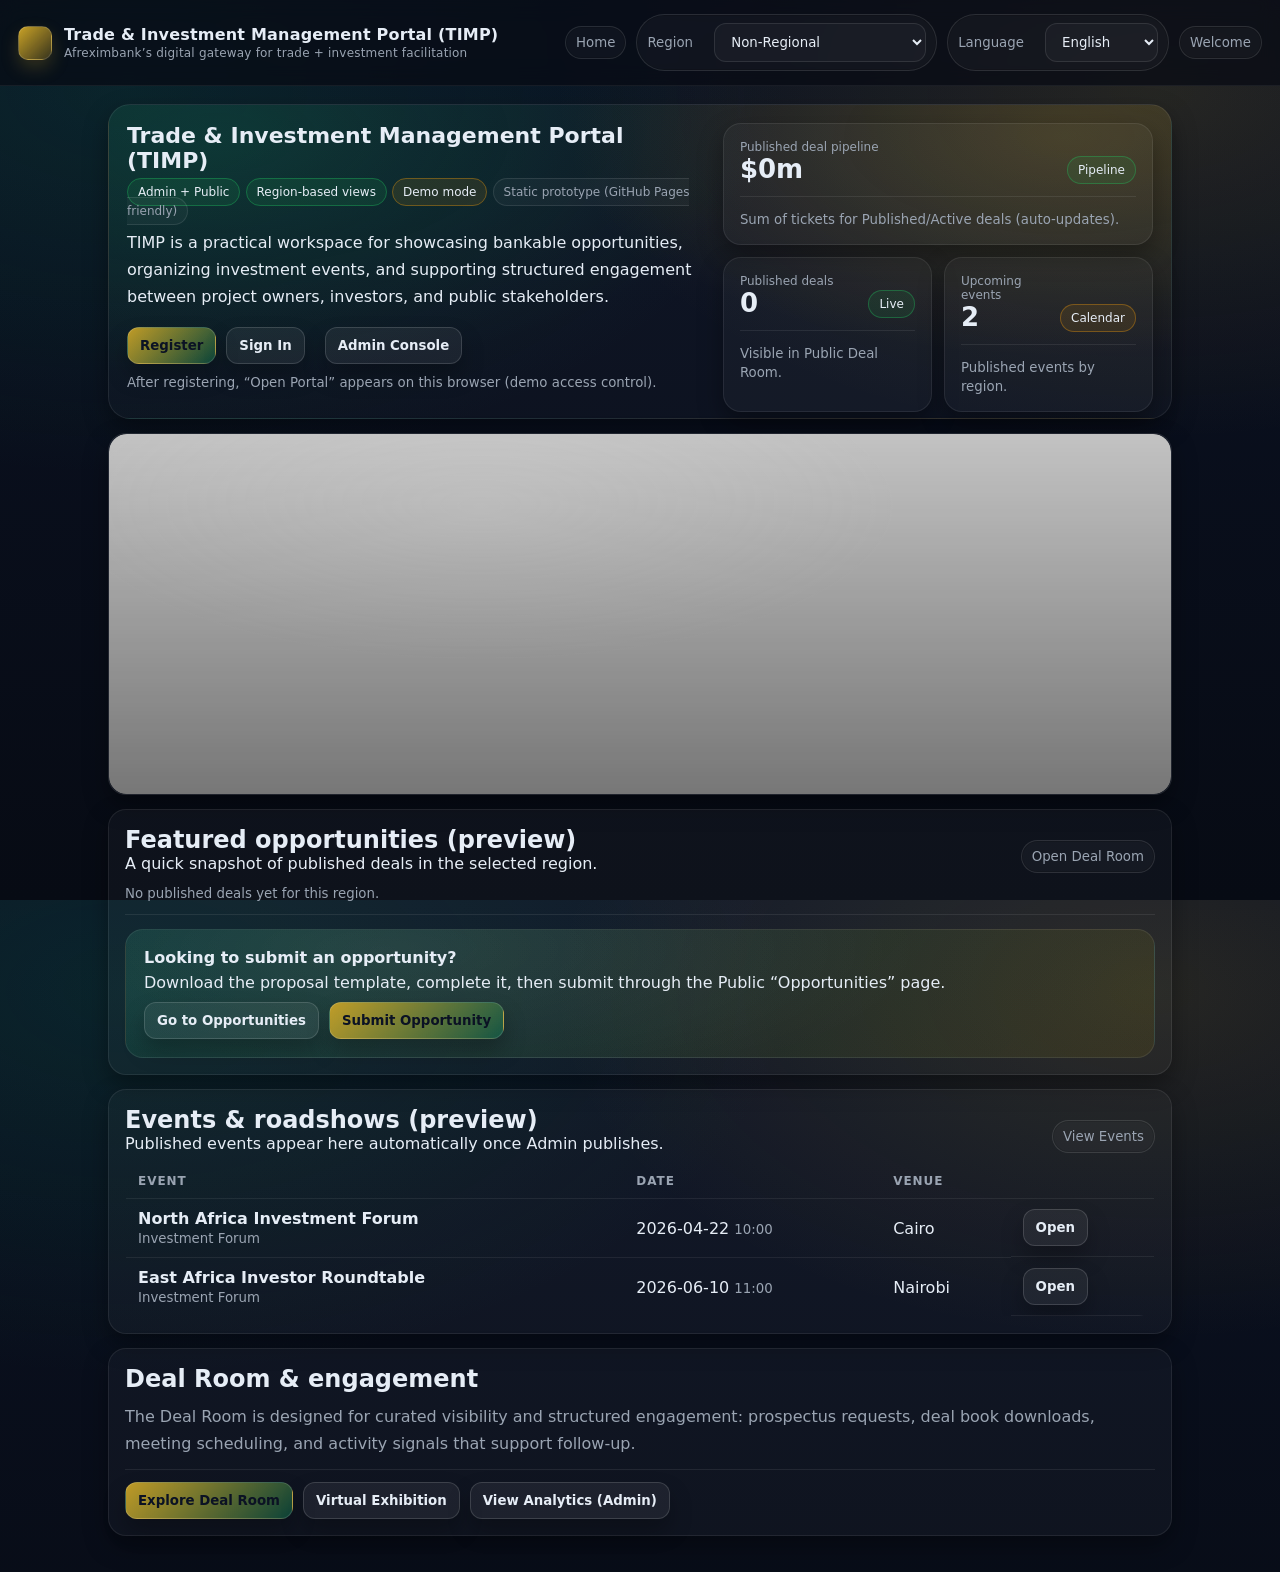
<file: index.html>
<!doctype html>
<html lang="en">
<head>
  <meta charset="utf-8" />
  <meta name="viewport" content="width=device-width,initial-scale=1" />
  <title>TIMP – Home</title>
  <link rel="stylesheet" href="styles.css" />

  <style>
    /* Hero layout like your Landing Page, but using your existing theme */
    .heroGrid{
      display:grid;
      grid-template-columns: 1.15fr .85fr;
      gap:14px;
      align-items:stretch;
    }
    @media (max-width: 980px){
      .heroGrid{ grid-template-columns: 1fr; }
    }
    .heroActions{ display:flex; gap:10px; flex-wrap:wrap; margin-top:12px; }
    .statsGrid{
      display:grid;
      grid-template-columns: 1fr 1fr;
      gap:12px;
    }
    .statsGrid .card{ margin:0; }
    .statsGrid .card.full{ grid-column: 1 / -1; }

    /* Video card (right column in overview section) */
    .videoCard{
      border-radius:16px;
      border:1px solid rgba(255,255,255,.08);
      overflow:hidden;
      min-height: 260px;
      background: rgba(0,0,0,.25);
      position: relative;
    }
    .videoCard iframe{
      position:absolute;
      inset:-10%;
      width:120%;
      height:120%;
      border:0;
      pointer-events:none; /* acts like background */
      filter: saturate(1.05) brightness(0.85);
    }
    .videoOverlay{
      position:absolute;
      inset:0;
      background: radial-gradient(700px 260px at 35% 20%, rgba(255,255,255,0.10), transparent 60%),
                  linear-gradient(180deg, rgba(0,0,0,0.10), rgba(0,0,0,0.45));
      pointer-events:none;
    }

    .sectionTitleRow{
      display:flex;
      align-items:flex-end;
      justify-content:space-between;
      gap:12px;
      flex-wrap:wrap;
      margin-bottom:10px;
    }
    .miniCards{
      display:grid;
      grid-template-columns: repeat(3, 1fr);
      gap:14px;
    }
    @media (max-width: 980px){ .miniCards{ grid-template-columns: repeat(2, 1fr); } }
    @media (max-width: 640px){ .miniCards{ grid-template-columns: 1fr; } }

    .ctaBand{
      margin-top:14px;
      padding:18px;
      border-radius:18px;
      border:1px solid rgba(255,255,255,.08);
      background:
        radial-gradient(900px 260px at 25% 15%, rgba(255,255,255,0.08), transparent 60%),
        linear-gradient(135deg, rgba(0,180,120,0.12), rgba(255,210,0,0.08));
    }
  </style>
</head>

<body>
  <div class="topbar">
    <div class="brand">
      <div class="logo"></div>
      <div>
        <div><b>Trade & Investment Management Portal (TIMP)</b></div>
        <span class="sub">Afreximbank’s digital gateway for trade + investment facilitation</span>
      </div>
    </div>

    <div class="pills">
      <a class="pill" href="index.html"><small>Home</small></a>
      <div class="pill"><small>Region</small>&nbsp;<select id="regionSel"></select></div>
      <div class="pill"><small>Language</small>&nbsp;
        <select id="langSel">
          <option value="en">English</option>
          <option value="fr">Français</option>
          <option value="ar">العربية</option>
          <option value="pt">Português</option>
        </select>
      </div>
      <a class="pill" href="welcome.html"><small>Welcome</small></a>
    </div>
  </div>

  <div class="main" style="max-width:1100px;margin:0 auto;">

    <!-- HERO (landing-style structure, rephrased content) -->
    <div class="hero">
      <div class="heroGrid">
        <div>
          <h1 style="margin-bottom:8px;">Trade & Investment Management Portal (TIMP)</h1>

          <div class="meta">
            <span class="tag ok">Admin + Public</span>
            <span class="tag ok">Region-based views</span>
            <span class="tag warn">Demo mode</span>
            <span class="tag muted">Static prototype (GitHub Pages friendly)</span>
          </div>

          <p class="muted" style="line-height:1.7; margin-top:10px; max-width:720px;">
            TIMP is a practical workspace for showcasing bankable opportunities, organizing investment events,
            and supporting structured engagement between project owners, investors, and public stakeholders.
          </p>

          <div class="heroActions">
            <a href="register.html"><button>Register</button></a>

            <!-- ✅ NEW: Sign In appears only if NOT registered -->
            <button class="secondary" id="signInBtn" style="display:none;" onclick="goSignIn()">Sign In</button>

            <a href="public.html#events">
              <button class="secondary" id="openPortalBtn" style="display:none;">Open Portal</button>
            </a>

            <a href="admin.html"><button class="secondary">Admin Console</button></a>
          </div>

          <div style="margin-top:8px;">
            <small class="muted">After registering, “Open Portal” appears on this browser (demo access control).</small>
          </div>
        </div>

        <!-- Stats like landing page -->
        <div class="statsGrid">
          <div class="card full">
            <div class="mini">
              <div>
                <div class="label">Published deal pipeline</div>
                <div class="big" id="kpiPipeline">$0m</div>
              </div>
              <span class="tag ok">Pipeline</span>
            </div>
            <div class="hr"></div>
            <small class="muted">Sum of tickets for Published/Active deals (auto-updates).</small>
          </div>

          <div class="card">
            <div class="mini">
              <div>
                <div class="label">Published deals</div>
                <div class="big" id="kpiDeals">0</div>
              </div>
              <span class="tag ok">Live</span>
            </div>
            <div class="hr"></div>
            <small class="muted">Visible in Public Deal Room.</small>
          </div>

          <div class="card">
            <div class="mini">
              <div>
                <div class="label">Upcoming events</div>
                <div class="big" id="kpiEvents">0</div>
              </div>
              <span class="tag warn">Calendar</span>
            </div>
            <div class="hr"></div>
            <small class="muted">Published events by region.</small>
          </div>
        </div>
      </div>
    </div>

    <!-- FULL-WIDTH VIDEO CARD (replaces the text+video split section) -->
<div class="card" style="margin-top:14px; padding:0; overflow:hidden;">
  <div class="videoCard" aria-label="Home video" style="min-height:360px; border:0; border-radius:18px;">
    <iframe
      src="https://www.youtube.com/embed/0BpqnFuiQeg?autoplay=1&mute=1&controls=0&loop=1&playlist=0BpqnFuiQeg&playsinline=1&modestbranding=1&rel=0"
      title="TIMP video"
      allow="autoplay; encrypted-media; picture-in-picture"
      referrerpolicy="strict-origin-when-cross-origin">
    </iframe>
    <div class="videoOverlay" aria-hidden="true"></div>
  </div>
</div>
    <!-- FEATURED OPPORTUNITIES (preview cards) -->
    <div class="card" style="margin-top:14px;">
      <div class="sectionTitleRow">
        <div>
          <h2 style="margin:0;">Featured opportunities (preview)</h2>
          <div class="muted">A quick snapshot of published deals in the selected region.</div>
        </div>
        <a class="pill" href="public.html#dealroom"><small>Open Deal Room</small></a>
      </div>

      <div class="miniCards" id="dealsPreview"></div>

      <div class="hr"></div>
      <div class="ctaBand">
        <b>Looking to submit an opportunity?</b>
        <div class="muted" style="margin-top:6px;">
          Download the proposal template, complete it, then submit through the Public “Opportunities” page.
        </div>
        <div style="margin-top:10px;" class="heroActions">
          <a href="public.html#opps"><button class="secondary">Go to Opportunities</button></a>
          <a href="public.html#opps"><button>Submit Opportunity</button></a>
        </div>
      </div>
    </div>

    <!-- UPCOMING EVENTS (preview list) -->
    <div class="card" style="margin-top:14px;">
      <div class="sectionTitleRow">
        <div>
          <h2 style="margin:0;">Events & roadshows (preview)</h2>
          <div class="muted">Published events appear here automatically once Admin publishes.</div>
        </div>
        <a class="pill" href="public.html#events"><small>View Events</small></a>
      </div>

      <div id="eventsPreview"></div>
    </div>

    <!-- DEAL ROOM CTA -->
    <div class="card" style="margin-top:14px;">
      <h2 style="margin-top:0;">Deal Room & engagement</h2>
      <p style="color:var(--muted); line-height:1.7;">
        The Deal Room is designed for curated visibility and structured engagement:
        prospectus requests, deal book downloads, meeting scheduling, and activity signals that support follow-up.
      </p>
      <div class="hr"></div>
      <div class="heroActions">
        <a href="public.html#dealroom"><button>Explore Deal Room</button></a>
        <a href="public.html#expo"><button class="secondary">Virtual Exhibition</button></a>
        <a href="admin.html#analytics"><button class="secondary">View Analytics (Admin)</button></a>
      </div>
    </div>

    <div style="height:18px;"></div>
  </div>

  <script src="data.js"></script>
  <script src="util.js"></script>
  <script src="app.js"></script>
  <script src="auth.js"></script>

  <script>
    // Fill region selector (keeps behavior consistent)
    const regionSel = document.getElementById("regionSel");
    if (window.TIMP_REGIONS && regionSel){
      TIMP_REGIONS.forEach(r=>{
        const opt = document.createElement("option");
        opt.value = r.id;
        opt.textContent = r.name[pickLang()] || r.name.en;
        regionSel.appendChild(opt);
      });
    }
    if (typeof initTopbar === "function") initTopbar();

    // ✅ NEW: Sign in routing (Home only)
    function goSignIn(){
      try{
        if(window.TIMP_AUTH && typeof TIMP_AUTH.isAuthed === "function" && TIMP_AUTH.isAuthed()){
          location.href = "public.html#events";
        } else {
          location.href = "register.html";
        }
      }catch(e){
        location.href = "register.html";
      }
    }

    // Open Portal visibility + Sign In visibility
    const authed = (window.TIMP_AUTH && typeof TIMP_AUTH.isAuthed === "function") ? TIMP_AUTH.isAuthed() : false;
    const openPortalBtn = document.getElementById("openPortalBtn");
    if (openPortalBtn) openPortalBtn.style.display = authed ? "inline-block" : "none";

    const signInBtn = document.getElementById("signInBtn");
    if (signInBtn) signInBtn.style.display = authed ? "none" : "inline-block";

    // Safe getters (localStorage-first)
    function getEventsSafe(){
      try{
        const x = JSON.parse(localStorage.getItem("timp_events") || "null");
        if (Array.isArray(x)) return x;
      }catch(e){}
      return (window.TIMP_DATA && Array.isArray(TIMP_DATA.events)) ? TIMP_DATA.events : [];
    }
    function getDealsSafe(){
      try{
        const x = JSON.parse(localStorage.getItem("timp_deals") || "null");
        if (Array.isArray(x)) return x;
      }catch(e){}
      return (window.TIMP_DATA && Array.isArray(TIMP_DATA.deals)) ? TIMP_DATA.deals : [];
    }

    function regionId(){
      return document.getElementById("regionSel")?.value || localStorage.getItem("timp_region") || "non_reg";
    }
    function byRegion(rows){
      const r = regionId();
      if (r === "non_reg") return rows;
      return (rows || []).filter(x => !x?.region || x.region === r);
    }
    function isPublishedDeal(d){
      const s = String(d?.status || "").toLowerCase().trim();
      return (s === "published" || s === "active");
    }
    function isPublishedEvent(e){
      return String(e?.status || "").toLowerCase().trim() === "published";
    }
    function fmtPipeline(totalM){
      const totalB = totalM / 1000;
      if (totalB >= 1) return `$${totalB.toFixed(2)}bn`;
      return `$${Math.round(totalM).toLocaleString()}m`;
    }

    function renderHome(){
      const deals = byRegion(getDealsSafe()).filter(isPublishedDeal);
      const events = byRegion(getEventsSafe()).filter(isPublishedEvent);

      // KPIs
      const pipelineM = deals.reduce((sum, d)=> sum + Number(d.ticket_usd_m || 0), 0);
      const kpiPipeline = document.getElementById("kpiPipeline");
      const kpiDeals = document.getElementById("kpiDeals");
      const kpiEvents = document.getElementById("kpiEvents");
      if (kpiPipeline) kpiPipeline.textContent = fmtPipeline(pipelineM);
      if (kpiDeals) kpiDeals.textContent = String(deals.length);
      if (kpiEvents) kpiEvents.textContent = String(events.length);

      // Deals preview
      const dealsEl = document.getElementById("dealsPreview");
      if (dealsEl){
        const top = deals.slice(0, 6);
        dealsEl.innerHTML = top.length ? top.map(d => `
          <div class="card" style="margin:0;">
            <div class="mini">
              <div>
                <div style="font-weight:700;">${(d.country || "Deal")} • ${(d.sector || "")}</div>
                <div class="muted" style="margin-top:4px;">Stage: <b>${(d.stage || "—")}</b></div>
              </div>
              <span class="tag ${String(d.warmth||"Warm")==="Hot"?"ok":String(d.warmth||"Warm")==="Cold"?"muted":"warn"}">${(d.warmth || "Warm")}</span>
            </div>
            <div class="hr"></div>
            <div class="muted">${(d.summary || "Opportunity summary will appear here.").slice(0, 120)}${(d.summary||"").length>120?"…":""}</div>
            <div style="height:10px;"></div>
            <a href="public.html#dealroom"><button class="secondary" style="width:100%;">View in Deal Room</button></a>
          </div>
        `).join("") : `<div class="muted"><small>No published deals yet for this region.</small></div>`;
      }

      // Events preview
      const evEl = document.getElementById("eventsPreview");
      if (evEl){
        const topE = events.slice(0, 6);
        evEl.innerHTML = topE.length ? `
          <table class="table">
            <thead><tr><th>Event</th><th>Date</th><th>Venue</th><th></th></tr></thead>
            <tbody>
              ${topE.map(e => `
                <tr>
                  <td><b>${e.title || "Event"}</b><br><small class="muted">${e.type || ""}</small></td>
                  <td>${e.date || ""} <small class="muted">${e.time || ""}</small></td>
                  <td>${e.venue || ""}</td>
                  <td class="row-actions">
                    <a href="public.html#events"><button class="secondary">Open</button></a>
                  </td>
                </tr>
              `).join("")}
            </tbody>
          </table>
        ` : `<div class="muted"><small>No published events yet for this region.</small></div>`;
      }
    }

    // Re-render when region/lang changes
    document.getElementById("regionSel")?.addEventListener("change", renderHome);
    window.addEventListener("storage", (e)=>{
      if (e.key === "timp_deals" || e.key === "timp_events") renderHome();
    });

    renderHome();
  </script>
</body>
</html>
</file>
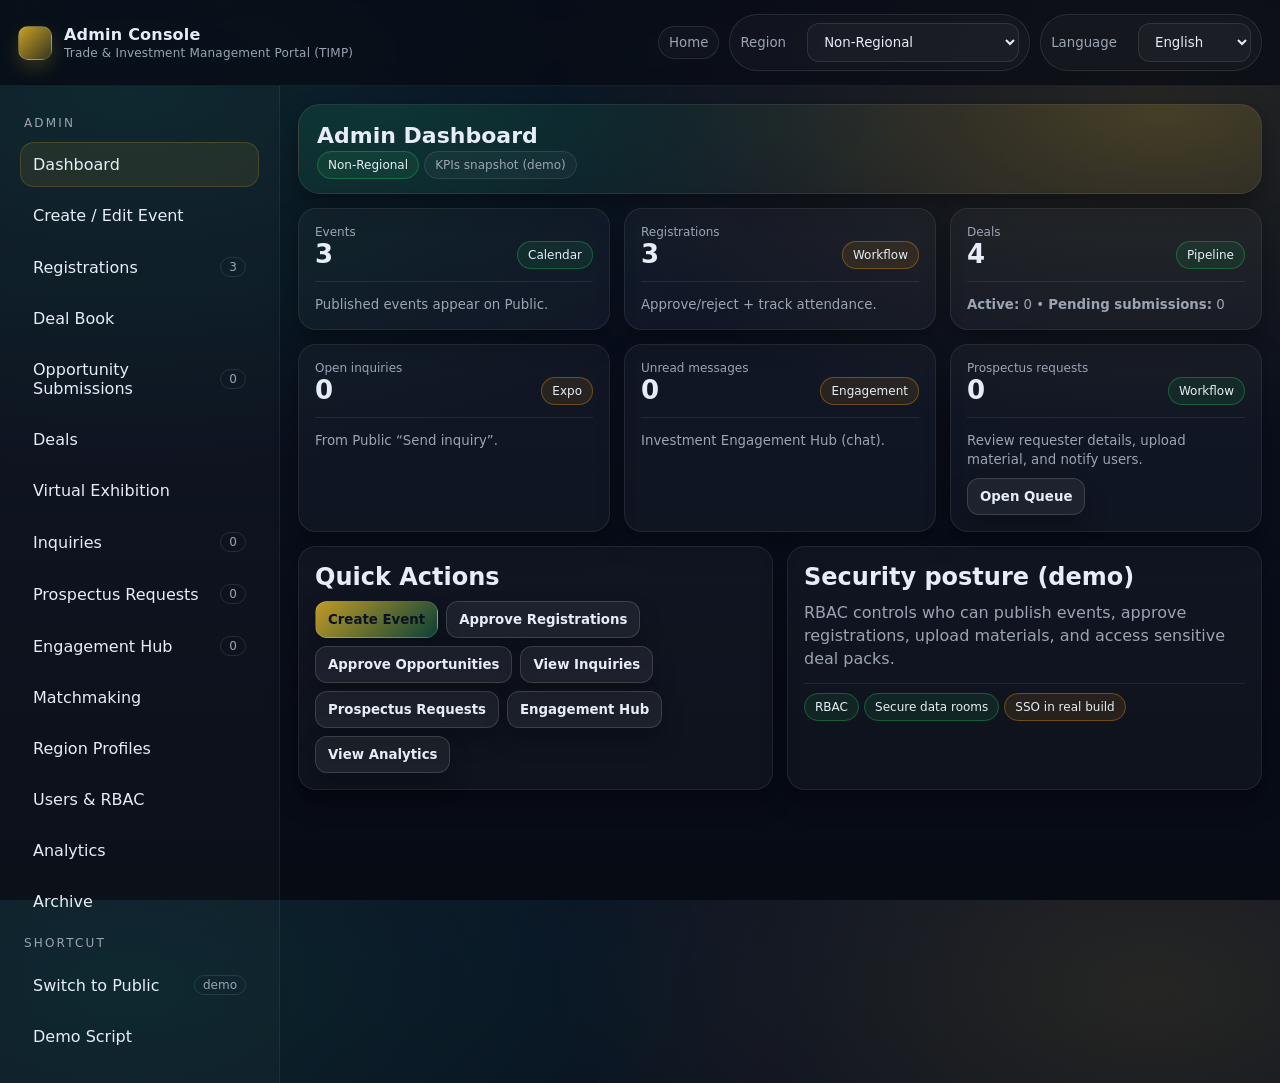
<file: admin.html>
<!doctype html>
<html lang="en">
<head>
  <meta charset="utf-8" />
  <meta name="viewport" content="width=device-width,initial-scale=1" />
  <title>TIMP – Admin Console</title>
  <link rel="stylesheet" href="styles.css" />
</head>
<body>
  <div class="topbar">
    <div class="brand">
      <div class="logo"></div>
      <div>
        <div class="i18n" data-key="admin">Admin Console</div>
        <span class="sub i18n" data-key="timp">Trade & Investment Management Portal (TIMP)</span>
      </div>
    </div>
    <div class="pills">
      <a class="pill" href="index.html"><small>Home</small></a>
      <div class="pill"><small class="i18n" data-key="region">Region</small>&nbsp;<select id="regionSel"></select></div>
      <div class="pill"><small class="i18n" data-key="language">Language</small>&nbsp;
        <select id="langSel">
          <option value="en">English</option>
          <option value="fr">Français</option>
          <option value="ar">العربية</option>
          <option value="pt">Português</option>
        </select>
      </div>
    </div>
  </div>

  <div class="layout">
    <aside class="sidebar">
      <div class="navtitle">Admin</div>
      <nav class="nav" id="sidebarNav">
        <a href="#dashboard" data-nav="dashboard"><span>Dashboard</span></a>
        <a href="#events" data-nav="events"><span class="i18n" data-key="create_event">Create / Edit Event</span></a>
        <a href="#regs" data-nav="registrations"><span class="i18n" data-key="registrations">Registrations</span><span class="badge" id="regCount"></span></a>
        <a href="#dealbook" data-nav="dealbook"><span class="i18n" data-key="dealbook">Deal Book</span></a>
        <a href="#submissions" data-nav="submissions"><span>Opportunity Submissions</span><span class="badge" id="subCount"></span></a>
        <a href="#deals" data-nav="deals"><span>Deals</span></a>
        <a href="#expo" data-nav="expo"><span>Virtual Exhibition</span></a>
        <a href="#inquiries" data-nav="inquiries"><span>Inquiries</span><span class="badge" id="inqCount"></span></a>
        <a href="#prospectus-requests" data-nav="prospectus_requests"><span>Prospectus Requests</span><span class="badge" id="prospectusReqCount"></span></a>
        <a href="#engagement" data-nav="engagement"><span>Engagement Hub</span><span class="badge" id="msgCount"></span></a>
        <a href="#matchmaking" data-nav="matchmaking"><span class="i18n" data-key="matchmaking">Matchmaking</span></a>
        <a href="#regionprofiles" data-nav="region_profiles"><span class="i18n" data-key="region_profiles">Region Profiles</span></a>
        <a href="#rbac" data-nav="users_rbac"><span class="i18n" data-key="users_rbac">Users & RBAC</span></a>
        <a href="#analytics" data-nav="analytics"><span class="i18n" data-key="analytics">Analytics</span></a>
        <a href="#archive" data-nav="archive"><span class="i18n" data-key="archive">Archive</span></a>
      </nav>

      <div class="navtitle">Shortcut</div>
      <nav class="nav">
        <a href="public.html"><span>Switch to Public</span><span class="badge">demo</span></a>
        <a href="welcome.html"><span>Demo Script</span></a>
      </nav>
    </aside>

    <main class="main">
      <div class="hero">
        <h1 id="pageTitle">Admin Dashboard</h1>
        <div class="meta" id="pageMeta"></div>
        <div class="row" id="pageActions"></div>
      </div>

      <div id="pageBody" style="margin-top:14px;"></div>
    </main>
  </div>

  <div class="toast" id="toast">
    <b id="toastTitle"></b>
    <div id="toastMsg"></div>
  </div>

  <script src="data.js"></script>
  <script src="util.js"></script>
  <script src="regionStore.js"></script>
  <script src="app.js"></script>

  <script>
    /* =========================================================
       Safe fallbacks
       ========================================================= */
    window.$ = window.$ || function(sel){ return document.querySelector(sel); };
    window.$$ = window.$$ || function(sel){ return Array.from(document.querySelectorAll(sel)); };

    window.setToast = window.setToast || function(title, msg){
      const t = document.getElementById("toast");
      const tt = document.getElementById("toastTitle");
      const tm = document.getElementById("toastMsg");
      if(tt) tt.textContent = title || "";
      if(tm) tm.textContent = msg || "";
      if(t){
        t.classList.add("show");
        setTimeout(()=>t.classList.remove("show"), 2600);
      }else{
        console.log(title, msg);
      }
    };

    window.pickLang = window.pickLang || function(){
      return document.getElementById("langSel")?.value || localStorage.getItem("timp_lang") || "en";
    };

    window.pickRegion = window.pickRegion || function(){
      return document.getElementById("regionSel")?.value || localStorage.getItem("timp_region") || "non_reg";
    };

    window.regionLabel = window.regionLabel || function(regionId){
      const r = String(regionId || "").toLowerCase();
      const map = {
        north:"North",
        west:"West",
        central:"Central",
        east:"East",
        south:"South",
        southern:"Southern",
        non_reg:"Non-Regional"
      };
      return map[r] || regionId || "Region";
    };

    window.filterByRegion = window.filterByRegion || function(items){
      const r = pickRegion();
      if(r === "non_reg") return Array.isArray(items) ? items : [];
      return (Array.isArray(items) ? items : []).filter(x => (x && x.region) ? x.region === r : true);
    };

    window.fmtMoney = window.fmtMoney || function(x){
      const n = Number(x || 0);
      return n ? (n.toLocaleString() + "m USD") : "0m USD";
    };

    window.badgeWarmth = window.badgeWarmth || function(w){
      const v = String(w || "Warm");
      const cls = v === "Hot" ? "ok" : (v === "Cold" ? "muted" : "warn");
      return `<span class="tag ${cls}">${v}</span>`;
    };

    if(typeof initTopbar !== "function"){
      window.initTopbar = function(){
        const langSel = document.getElementById("langSel");
        const regionSel = document.getElementById("regionSel");
        if(langSel){
          const savedLang = localStorage.getItem("timp_lang");
          if(savedLang) langSel.value = savedLang;
          langSel.addEventListener("change", () => localStorage.setItem("timp_lang", langSel.value));
        }
        if(regionSel){
          const savedRegion = localStorage.getItem("timp_region");
          if(savedRegion) regionSel.value = savedRegion;
          regionSel.addEventListener("change", () => localStorage.setItem("timp_region", regionSel.value));
        }
      };
    }

    /* =========================================================
       Data fallbacks
       ========================================================= */
    if(typeof getEvents !== "function"){
      function getEvents(){
        const x = JSON.parse(localStorage.getItem("timp_events") || "null");
        return Array.isArray(x) ? x : ((window.TIMP_DATA && TIMP_DATA.events) || []);
      }
    }
    if(typeof saveEvents !== "function"){
      function saveEvents(evs){
        localStorage.setItem("timp_events", JSON.stringify(evs || []));
      }
    }

    if(typeof getDeals !== "function"){
      function getDeals(){
        const x = JSON.parse(localStorage.getItem("timp_deals") || "null");
        return Array.isArray(x) ? x : ((window.TIMP_DATA && TIMP_DATA.deals) || []);
      }
    }
    if(typeof saveDeals !== "function"){
      function saveDeals(deals){
        localStorage.setItem("timp_deals", JSON.stringify(deals || []));
      }
    }

    if(typeof getRegistrations !== "function"){
      function getRegistrations(){
        const x = JSON.parse(localStorage.getItem("timp_regs") || "null");
        return Array.isArray(x) ? x : ((window.TIMP_DATA && TIMP_DATA.registrations) || []);
      }
    }
    if(typeof saveRegistrations !== "function"){
      function saveRegistrations(r){
        localStorage.setItem("timp_regs", JSON.stringify(r || []));
      }
    }

    if(typeof getBooths !== "function"){
      function getBooths(){
        const x = JSON.parse(localStorage.getItem("timp_booths") || "null");
        return Array.isArray(x) ? x : ((window.TIMP_DATA && TIMP_DATA.booths) || []);
      }
    }
    if(typeof saveBooths !== "function"){
      function saveBooths(rows){
        localStorage.setItem("timp_booths", JSON.stringify(rows || []));
      }
    }

    function getInquiries(){
      try{ return JSON.parse(localStorage.getItem("timp_inquiries") || "[]"); }catch(e){ return []; }
    }
    function saveInquiries(rows){
      localStorage.setItem("timp_inquiries", JSON.stringify(rows || []));
    }

    /* =========================================================
       Engagement hub storage
       ========================================================= */
    const TIMP_MSG_STORE_KEY = "timp_messages";
    const TIMP_EVENT_CHAT_KEYS = [
      "timp_event_chat",
      "timp_event_chat_messages",
      "timp_event_messages",
      "timp_chat",
      "timp_chat_messages"
    ];

    function lsReadArray(key){
      try{
        const x = JSON.parse(localStorage.getItem(key) || "[]");
        return Array.isArray(x) ? x : [];
      }catch(e){ return []; }
    }

    function lsWriteArray(key, arr){
      localStorage.setItem(key, JSON.stringify(Array.isArray(arr) ? arr : []));
    }

    function normalizeMessage(m, srcKey){
      const at = m?.at || m?.created_at || m?.timestamp || "";
      const id = m?.id || m?.message_id || ("msg_" + (at || Date.now()) + "_" + Math.random().toString(16).slice(2));

      return {
        id: String(id),
        at: at ? String(at) : new Date().toISOString(),
        status: m?.status ? String(m.status) : "Unread",
        to: m?.to ?? m?.to_role ?? "",
        from_email: m?.from_email ?? m?.email ?? "",
        from_name: m?.from_name ?? m?.name ?? "",
        text: m?.text ?? m?.message ?? "",
        context: (m?.context && typeof m.context === "object") ? m.context : (m?.ctx || {}),
        _src: srcKey || TIMP_MSG_STORE_KEY
      };
    }

    function dedupeById(list){
      const seen = new Set();
      const out = [];
      for(const m of list){
        const k = String(m?.id || "");
        if(!k || seen.has(k)) continue;
        seen.add(k);
        out.push(m);
      }
      return out;
    }

    function getMessages(){
      const base = lsReadArray(TIMP_MSG_STORE_KEY).map(m => normalizeMessage(m, TIMP_MSG_STORE_KEY));
      const extra = [];
      for(const k of TIMP_EVENT_CHAT_KEYS){
        const rows = lsReadArray(k);
        if(rows.length) extra.push(...rows.map(m => normalizeMessage(m, k)));
      }
      return dedupeById([...extra, ...base]).sort((a,b)=> String(b.at||"").localeCompare(String(a.at||"")));
    }

    function updateMessageEverywhere(id, patch){
      const targetId = String(id || "");
      if(!targetId) return false;

      let changed = false;
      const stores = [TIMP_MSG_STORE_KEY, ...TIMP_EVENT_CHAT_KEYS];
      stores.forEach(key=>{
        const arr = lsReadArray(key);
        const i = arr.findIndex(x => String(x?.id || x?.message_id || "") === targetId);
        if(i >= 0){
          arr[i] = { ...arr[i], ...patch };
          lsWriteArray(key, arr);
          changed = true;
        }
      });
      return changed;
    }

    function pushMessageEverywhere(msg){
      const m = normalizeMessage(msg, TIMP_MSG_STORE_KEY);

      const base = lsReadArray(TIMP_MSG_STORE_KEY);
      base.unshift(m);
      lsWriteArray(TIMP_MSG_STORE_KEY, base);

      const eventId = m?.context?.event_id || m?.context?.eventId || "";
      const isEventThread = (String(m.to || "").toLowerCase() === "event") || !!eventId;

      if(isEventThread){
        const k = "timp_event_chat";
        const ev = lsReadArray(k);
        ev.unshift({ ...m, to: m.to || "Event" });
        lsWriteArray(k, ev);
      }
    }

    /* =========================================================
       Metrics / prospectus request helpers
       ========================================================= */
    function getMetrics(){
      try{ return JSON.parse(localStorage.getItem("timp_metrics") || "[]"); }catch(e){ return []; }
    }

    function logMetric(type, payload){
      try{
        const rows = getMetrics();
        rows.unshift({
          id: "m" + Date.now() + Math.random().toString(16).slice(2),
          type: String(type || ""),
          payload: payload || {},
          at: new Date().toISOString()
        });
        localStorage.setItem("timp_metrics", JSON.stringify(rows));
      }catch(e){}
    }

    function getProspectusRequests(){
      try{
        const x = JSON.parse(localStorage.getItem("timp_prospectus_requests") || "[]");
        return Array.isArray(x) ? x : [];
      }catch(e){ return []; }
    }

    function saveProspectusRequests(rows){
      localStorage.setItem("timp_prospectus_requests", JSON.stringify(rows || []));
    }

    function getAdminProspectusRequests(){
      const deals = getDeals();
      const region = pickRegion();

      return getProspectusRequests()
        .filter(r => {
          const d = deals.find(x => x.id === r.deal_id);
          if(!d) return region === "non_reg";
          return region === "non_reg" || d.region === region;
        })
        .sort((a,b) => new Date(b.updated_at || b.created_at || 0) - new Date(a.updated_at || a.created_at || 0));
    }

    function getProspectusRequestById(id){
      return getProspectusRequests().find(x => x.id === id);
    }

    function adminProspectusStatusTag(status){
      const s = String(status || "Pending");
      const cls = /available|approved|closed/i.test(s) ? "ok" : (s === "Declined" ? "muted" : "warn");
      return `<span class="tag ${cls}">${escapeHtml(s)}</span>`;
    }

    let ACTIVE_PROSPECTUS_REQUEST_ID = "";

    /* =========================================================
       Helpers
       ========================================================= */
    function escapeHtml(s){
      return String(s || "")
        .replace(/&/g,"&amp;")
        .replace(/</g,"&lt;")
        .replace(/>/g,"&gt;")
        .replace(/"/g,"&quot;")
        .replace(/'/g,"&#39;");
    }

    function splitName(full){
      const t = String(full || "").trim().replace(/\s+/g, " ");
      if(!t) return { first_name:"", last_name:"" };
      const parts = t.split(" ");
      if(parts.length === 1) return { first_name: parts[0], last_name: "" };
      return { first_name: parts.slice(0, -1).join(" "), last_name: parts.slice(-1)[0] };
    }

    function humanFileSize(bytes){
      const b = Number(bytes || 0);
      if(!b) return "0 B";
      const u = ["B","KB","MB","GB"];
      let i = 0, x = b;
      while(x >= 1024 && i < u.length-1){ x/=1024; i++; }
      return `${x.toFixed(i===0?0:1)} ${u[i]}`;
    }

    function isActiveDealStatus(s){
      const x = String(s || "").toLowerCase();
      return x === "active" || x === "published";
    }

    function copyText(txt){
      const t = String(txt || "");
      if(navigator.clipboard && navigator.clipboard.writeText){
        return navigator.clipboard.writeText(t).then(()=>true).catch(()=>false);
      }
      try{
        const ta = document.createElement("textarea");
        ta.value = t;
        ta.style.position = "fixed";
        ta.style.left = "-9999px";
        document.body.appendChild(ta);
        ta.select();
        document.execCommand("copy");
        document.body.removeChild(ta);
        return Promise.resolve(true);
      }catch(e){
        return Promise.resolve(false);
      }
    }

    function basePath(){
      return location.origin + location.pathname.replace(/[^/]+$/, "");
    }

    function makeEventInviteLink(eventId){
      return basePath() + "public.html?event=" + encodeURIComponent(eventId) + "#events";
    }

    function updateBadges(){
      try{
        const events = getEvents();
        const deals = getDeals();
        const regsAll = getRegistrations();

        const subs = adminFilter(deals).filter(d => String(d.status || "").toLowerCase() === "pending");
        const inquiries = getInquiries().filter(x => (x.status || "New") !== "Handled");
        const msgs = getMessages().filter(m => String(m.status || "Unread") !== "Read" && (m.to === "Admin" || m.to === "All" || !m.to));
        const prospectusOpen = getAdminProspectusRequests().filter(r => String(r.status || "Pending") !== "Closed").length;

        const regs = regsAll.filter(r=>{
          const ev = events.find(e=>e.id===r.event_id);
          if(!ev) return (pickRegion() === "non_reg");
          return (pickRegion() === "non_reg" || ev.region === pickRegion());
        });

        if($("#regCount")) $("#regCount").textContent = regs.length;
        if($("#subCount")) $("#subCount").textContent = subs.length;
        if($("#inqCount")) $("#inqCount").textContent = inquiries.length;
        if($("#msgCount")) $("#msgCount").textContent = msgs.length;
        if($("#prospectusReqCount")) $("#prospectusReqCount").textContent = prospectusOpen;
      }catch(e){}
    }

    /* =========================================================
       Topbar
       ========================================================= */
    const regionSelEl = document.getElementById("regionSel");
    if(window.TIMP_REGIONS && Array.isArray(TIMP_REGIONS) && regionSelEl){
      TIMP_REGIONS.forEach(r=>{
        const opt = document.createElement("option");
        opt.value = r.id;
        opt.textContent = (r.name && (r.name[pickLang()] || r.name.en)) ? (r.name[pickLang()] || r.name.en) : r.id;
        regionSelEl.appendChild(opt);
      });
    }

    initTopbar();

    document.getElementById("regionSel")?.addEventListener("change", () => route());
    document.getElementById("langSel")?.addEventListener("change", () => route());

    window.addEventListener("storage", ()=> updateBadges());

    function setActive(navKey){
      $$("#sidebarNav a").forEach(a=>a.classList.remove("active"));
      const match = $(`#sidebarNav a[data-nav="${navKey}"]`);
      if(match) match.classList.add("active");
    }

    function adminFilter(items){
      return filterByRegion(items);
    }

    /* =========================================================
       Dashboard
       ========================================================= */
    function renderDashboard(){
      setActive("dashboard");
      $("#pageTitle").textContent = "Admin Dashboard";
      $("#pageMeta").innerHTML = `<span class="tag ok">${regionLabel(pickRegion())}</span> <span class="tag muted">KPIs snapshot (demo)</span>`;
      $("#pageActions").innerHTML = ``;

      const events = getEvents();
      const evs = adminFilter(events);

      const regsAll = getRegistrations();
      const regs = regsAll.filter(r=>{
        const ev = events.find(e=>e.id===r.event_id);
        if(!ev) return (pickRegion()==="non_reg");
        return (pickRegion()==="non_reg" || ev.region===pickRegion());
      });

      const dealsAll = getDeals();
      const deals = adminFilter(dealsAll);
      const pendingSubs = deals.filter(d => String(d.status || "").toLowerCase() === "pending");
      const activeDeals = deals.filter(d => isActiveDealStatus(d.status));
      const inquiriesOpen = getInquiries().filter(x => (x.status || "New") !== "Handled");
      const unreadMsgs = getMessages().filter(m => (m.to === "Admin" || m.to === "All" || !m.to) && String(m.status || "Unread") !== "Read");

      $("#pageBody").innerHTML = `
        <div class="grid cols-3">
          <div class="card">
            <div class="mini"><div><div class="label">Events</div><div class="big">${evs.length}</div></div><span class="tag ok">Calendar</span></div>
            <div class="hr"></div>
            <small>Published events appear on Public.</small>
          </div>

          <div class="card">
            <div class="mini"><div><div class="label">Registrations</div><div class="big">${regs.length}</div></div><span class="tag warn">Workflow</span></div>
            <div class="hr"></div>
            <small>Approve/reject + track attendance.</small>
          </div>

          <div class="card">
            <div class="mini"><div><div class="label">Deals</div><div class="big">${deals.length}</div></div><span class="tag ok">Pipeline</span></div>
            <div class="hr"></div>
            <small><b>Active:</b> ${activeDeals.length} • <b>Pending submissions:</b> ${pendingSubs.length}</small>
          </div>
        </div>

        <div style="height:14px"></div>

        <div class="grid cols-3">
          <div class="card">
            <div class="mini"><div><div class="label">Open inquiries</div><div class="big">${inquiriesOpen.length}</div></div><span class="tag warn">Expo</span></div>
            <div class="hr"></div>
            <small>From Public “Send inquiry”.</small>
          </div>

          <div class="card">
            <div class="mini"><div><div class="label">Unread messages</div><div class="big">${unreadMsgs.length}</div></div><span class="tag warn">Engagement</span></div>
            <div class="hr"></div>
            <small>Investment Engagement Hub (chat).</small>
          </div>

          <div class="card">
            <div class="mini"><div><div class="label">Prospectus requests</div><div class="big">${getProspectusRequests().length}</div></div><span class="tag ok">Workflow</span></div>
            <div class="hr"></div>
            <small>Review requester details, upload material, and notify users.</small>
            <div style="height:10px"></div>
            <button class="secondary" onclick="location.hash='#prospectus-requests'">Open Queue</button>
          </div>
        </div>

        <div style="height:14px"></div>

        <div class="grid cols-2">
          <div class="card">
            <h2>Quick Actions</h2>
            <div class="row-actions">
              <button onclick="location.hash='#events'">Create Event</button>
              <button class="secondary" onclick="location.hash='#regs'">Approve Registrations</button>
              <button class="secondary" onclick="location.hash='#submissions'">Approve Opportunities</button>
              <button class="secondary" onclick="location.hash='#inquiries'">View Inquiries</button>
              <button class="secondary" onclick="location.hash='#prospectus-requests'">Prospectus Requests</button>
              <button class="secondary" onclick="location.hash='#engagement'">Engagement Hub</button>
              <button class="secondary" onclick="location.hash='#analytics'">View Analytics</button>
            </div>
          </div>

          <div class="card">
            <h2>Security posture (demo)</h2>
            <p>RBAC controls who can publish events, approve registrations, upload materials, and access sensitive deal packs.</p>
            <div class="hr"></div>
            <span class="tag ok">RBAC</span>
            <span class="tag ok">Secure data rooms</span>
            <span class="tag warn">SSO in real build</span>
          </div>
        </div>
      `;

      updateBadges();
    }

    /* =========================================================
       Event Manager
       ========================================================= */
    function renderEventManager(){
      setActive("events");
      $("#pageTitle").textContent = "Create / Edit Event";
      $("#pageMeta").innerHTML = `<span class="tag ok">${regionLabel(pickRegion())}</span> <span class="tag muted">Event profiling + publishing (demo)</span>`;
      $("#pageActions").innerHTML = `
        <button onclick="publishEvent()">Publish</button>
        <button class="secondary" onclick="copyInviteLink()">Generate invite link</button>
      `;

      const evs = adminFilter(getEvents());
      const rows = evs.map(e=>`
        <tr>
          <td><b>${escapeHtml(e.title)}</b><br><small>${escapeHtml(e.type || "")} • ${escapeHtml(e.venue || "")}</small></td>
          <td>${escapeHtml(e.date || "")}</td>
          <td><span class="tag ${String(e.status || "").toLowerCase() === 'published' ? 'ok' : 'warn'}">${escapeHtml(e.status || "Draft")}</span></td>
          <td class="row-actions">
            <button class="secondary" onclick="editEvent('${e.id}')">Edit</button>
            <button class="danger" onclick="deleteEvent('${e.id}')">Delete</button>
          </td>
        </tr>
      `).join("");

      $("#pageBody").innerHTML = `
        <div class="grid cols-2">
          <div class="card">
            <h2>Event Profile Builder</h2>
            <p>Admins add venue, date/time, theme, banner, and upload programme/presentations.</p>

            <div class="hr"></div>

            <input type="hidden" id="evId" value="" />

            <label>Region</label>
            <select id="evRegion" style="width:100%">
              ${TIMP_REGIONS.map(r=>`<option value="${r.id}">${regionLabel(r.id)}</option>`).join("")}
            </select>
            <div style="height:10px"></div>

            <label>Title</label><input id="evTitle" value="New Investment Forum (demo)" style="width:100%" />
            <div style="height:10px"></div>

            <div class="grid cols-2">
              <div><label>Type</label><select id="evType" style="width:100%"><option>Investment Forum</option><option>Roadshow</option></select></div>
              <div><label>Venue</label><input id="evVenue" value="Abidjan" style="width:100%" /></div>
            </div>
            <div style="height:10px"></div>

            <div class="grid cols-2">
              <div><label>Date</label><input id="evDate" type="date" value="2026-07-15" style="width:100%" /></div>
              <div><label>Time</label><input id="evTime" value="10:00" style="width:100%" /></div>
            </div>
            <div style="height:10px"></div>

            <label>Theme</label><input id="evTheme" value="Capital mobilisation + value chains" style="width:100%" />
            <div style="height:10px"></div>

            <div class="hr"></div>

            <label>Event Banner (image)</label>
            <input type="file" id="evBanner" accept="image/*" />
            <div id="evBannerPreview" style="margin-top:10px"></div>
            <div class="row-actions" style="margin-top:8px">
              <button class="secondary" onclick="refreshEventBannerPreview()">Preview stored banner</button>
              <button class="danger" onclick="clearEventBanner()">Clear banner</button>
            </div>
            <small class="muted">Demo: banner is stored in the event record and can render on Public once Published.</small>

            <div style="height:10px"></div>
            <label>Invitation Email (demo template)</label>
            <textarea id="evInviteTpl" rows="4" style="width:100%" placeholder="Subject + Body..."></textarea>

            <div class="row-actions">
              <button class="secondary" onclick="copyInviteLink()">Copy registration link</button>
              <button class="secondary" onclick="downloadInviteList()">Download invite list (CSV)</button>
              <button class="secondary" onclick="openMailClient()">Open email draft</button>
            </div>

            <div class="hr"></div>

            <h3 style="margin:0 0 8px 0;">Event Materials</h3>
            <label>Programme (PDF)</label><input type="file" id="evProgramme" accept="application/pdf" />
            <div style="height:10px"></div>
            <label>Presentations (PDF)</label><input type="file" id="evDeck" accept="application/pdf" />
            <div style="height:10px"></div>
            <label>Recording link (URL)</label><input id="evRecordingUrl" placeholder="https://..." style="width:100%" />

            <div class="hr"></div>

            <div class="row-actions">
              <button class="secondary" onclick="saveEvent()">Save draft</button>
              <button class="ghost" onclick="clearEventForm()">Clear</button>
            </div>
          </div>

          <div class="card">
            <h2>Events (Admin view)</h2>
            <table class="table">
              <thead><tr><th>Event</th><th>Date</th><th>Status</th><th>Actions</th></tr></thead>
              <tbody>${rows || `<tr><td colspan="4"><small>No events for this region.</small></td></tr>`}</tbody>
            </table>
          </div>
        </div>
      `;

      const defaultRegion = (pickRegion() === "non_reg") ? "north" : pickRegion();
      if($("#evRegion")) $("#evRegion").value = defaultRegion;
      if($("#evId")) $("#evId").value = "";
      refreshEventBannerPreview();
    }

    function refreshEventBannerPreview(){
      const id = ($("#evId")?.value || "").trim();
      const el = $("#evBannerPreview");
      if(!el) return;

      if(!id){
        el.innerHTML = `<small class="muted">Save and select an event first (Edit), then preview the stored banner.</small>`;
        return;
      }

      const ev = getEvents().find(e=>e.id===id);
      if(ev && ev.banner_data_url){
        el.innerHTML = `
          <div class="card" style="padding:10px">
            <div style="font-weight:700; margin-bottom:8px;">Stored banner preview</div>
            <img src="${ev.banner_data_url}" style="width:100%; max-height:200px; object-fit:cover; border-radius:12px;" />
          </div>
        `;
      } else {
        el.innerHTML = `<small class="muted">No banner stored for this event yet.</small>`;
      }
    }

    function clearEventBanner(){
      const id = ($("#evId")?.value || "").trim();
      if(!id) return setToast("Missing", "Select an event first (Edit).");

      const events = getEvents();
      const i = events.findIndex(e=>e.id===id);
      if(i < 0) return setToast("Not found", "Event not found.");

      events[i].banner_data_url = "";
      saveEvents(events);
      setToast("Cleared", "Event banner removed.");
      refreshEventBannerPreview();
    }

    function clearEventForm(){
      $("#evId").value = "";
      $("#evTitle").value = "";
      $("#evVenue").value = "";
      $("#evTheme").value = "";
      $("#evType").value = "Investment Forum";
      $("#evDate").value = "";
      $("#evTime").value = "";
      $("#evInviteTpl").value = "";
      $("#evRecordingUrl").value = "";
      if($("#evBanner")) $("#evBanner").value = "";
      if($("#evProgramme")) $("#evProgramme").value = "";
      if($("#evDeck")) $("#evDeck").value = "";
      refreshEventBannerPreview();
      setToast("Cleared", "Event form reset.");
    }

    function saveEvent(){
      const id = ($("#evId").value || "").trim();

      const base = {
        id: id || ("e" + Date.now()),
        region: $("#evRegion").value,
        title: ($("#evTitle").value || "").trim(),
        type: $("#evType").value,
        venue: ($("#evVenue").value || "").trim(),
        date: $("#evDate").value,
        time: ($("#evTime").value || "").trim(),
        theme: ($("#evTheme").value || "").trim(),
        invite_tpl: ($("#evInviteTpl").value || "").trim(),
        recording_url: ($("#evRecordingUrl").value || "").trim(),
        programme_name: $("#evProgramme")?.files?.[0]?.name || "",
        deck_name: $("#evDeck")?.files?.[0]?.name || ""
      };

      if(!base.title || !base.venue || !base.date){
        return setToast("Missing fields", "Title, Venue and Date are required.");
      }

      const bannerFile = $("#evBanner")?.files?.[0] || null;
      const events = getEvents();
      const idx = events.findIndex(e=>e.id===base.id);
      const existing = idx >= 0 ? events[idx] : null;
      const existingStatus = existing?.status ? existing.status : "Draft";
      const status = existingStatus === "Published" ? "Published" : "Draft";

      function finalizeSave(bannerDataUrl){
        const eventToSave = {
          ...existing,
          ...base,
          status,
          banner_data_url: bannerDataUrl || existing?.banner_data_url || ""
        };

        if(idx >= 0) events[idx] = eventToSave; else events.push(eventToSave);
        saveEvents(events);
        setToast("Saved", `Event saved (${status}).`);
        renderEventManager();
        editEvent(eventToSave.id);
      }

      if(bannerFile){
        const reader = new FileReader();
        reader.onload = ()=> finalizeSave(String(reader.result || ""));
        reader.readAsDataURL(bannerFile);
      } else {
        finalizeSave(null);
      }
    }

    function publishEvent(){
      const id = ($("#evId").value || "").trim();
      if(!id) return setToast("Missing", "Save the event first.");

      const events = getEvents();
      const i = events.findIndex(e=>e.id===id);
      if(i < 0) return setToast("Not found", "Event not found.");

      events[i].status = "Published";
      saveEvents(events);
      setToast("Published", "Event is now visible on Public.");
      renderEventManager();
      editEvent(id);
    }

    function editEvent(id){
      const e = getEvents().find(x=>x.id===id);
      if(!e) return;

      $("#evId").value = e.id;
      $("#evRegion").value = e.region || ((pickRegion()==="non_reg") ? "north" : pickRegion());
      $("#evTitle").value = e.title || "";
      $("#evVenue").value = e.venue || "";
      $("#evTheme").value = e.theme || "";
      $("#evType").value = e.type || "Investment Forum";
      $("#evDate").value = e.date || "";
      $("#evTime").value = e.time || "";
      $("#evInviteTpl").value = e.invite_tpl || "";
      $("#evRecordingUrl").value = e.recording_url || "";

      refreshEventBannerPreview();
      setToast("Editing", "Loaded event into editor.");
    }

    function deleteEvent(id){
      const events = getEvents().filter(e=>e.id!==id);
      saveEvents(events);
      setToast("Deleted", "Event removed.");
      renderEventManager();
    }

    function copyInviteLink(){
      const id = ($("#evId").value || "").trim();
      if(!id) return setToast("Missing", "Save the event first.");

      const link = makeEventInviteLink(id);
      copyText(link).then(ok=>{
        if(ok) setToast("Copied", "Registration link copied to clipboard.");
        else setToast("Copy link", link);
      });
    }

    function downloadInviteList(){
      const evId = ($("#evId")?.value || "").trim();
      if(!evId) return setToast("Select event", "Click Edit on an event first.");

      const events = getEvents();
      const ev = events.find(e=>e.id===evId);
      const regs = getRegistrations().filter(r => r.event_id === evId);

      const rows = regs.map(r=>{
        const nm = (!r.first_name && !r.last_name && r.name) ? splitName(r.name) : null;
        const first = r.first_name || nm?.first_name || "";
        const last  = r.last_name  || nm?.last_name  || "";

        return {
          Event: ev ? ev.title : evId,
          Salutation: r.salutation || "",
          FirstName: first,
          LastName: last,
          Organisation: r.org || "",
          Position: r.position || r.title || "",
          Email: r.email || "",
          Phone: r.phone || "",
          Status: r.state || "Pending",
          Attended: r.attended ? "Yes" : "No"
        };
      });

      const headers = ["Event","Salutation","FirstName","LastName","Organisation","Position","Email","Phone","Status","Attended"];
      const csv = [
        headers.join(","),
        ...rows.map(o=>headers.map(h=>`"${String(o[h]||"").replace(/"/g,'""')}"`).join(","))
      ].join("\n");

      const blob = new Blob([csv], {type:"text/csv;charset=utf-8"});
      const a = document.createElement("a");
      a.href = URL.createObjectURL(blob);
      a.download = `invite_list_${(ev?.title||evId).replace(/[\\/:*?"<>|]+/g,"_").replace(/\s+/g,"_")}.csv`;
      a.click();

      setToast("Downloaded", "Invite list CSV downloaded.");
    }

    function openMailClient(){
      const id = ($("#evId").value || "").trim();
      const title = ($("#evTitle").value || "Event").trim();
      const tpl = ($("#evInviteTpl").value || "").trim();
      const link = id ? makeEventInviteLink(id) : (basePath() + "public.html#events");

      const subject = encodeURIComponent(`Invitation: ${title}`);
      const body = encodeURIComponent(
        (tpl ? tpl : `Dear [Name],\n\nYou are invited to ${title}.\n\nRegister here: ${link}\n\nRegards,\nTIMP Admin`) +
        (id ? `\n\n(Event ID: ${id})` : "")
      );

      window.location.href = `mailto:?subject=${subject}&body=${body}`;
    }

    /* =========================================================
       Registrations
       ========================================================= */
    function renderRegistrations(){
      setActive("registrations");
      $("#pageTitle").textContent = "Registrations";
      $("#pageMeta").innerHTML = `<span class="tag ok">${regionLabel(pickRegion())}</span> <span class="tag muted">Approve / reject workflow + attendance</span>`;
      $("#pageActions").innerHTML = `<button class="secondary" onclick="exportRegistrationsCsv()">Export (CSV)</button>`;

      const events = getEvents();
      const regsAll = getRegistrations();

      const regs = regsAll.filter(r=>{
        const ev = events.find(e=>e.id===r.event_id);
        if(!ev) return pickRegion()==="non_reg";
        return pickRegion()==="non_reg" || ev.region===pickRegion();
      });

      const rows = regs.map(r=>{
        const ev = events.find(e=>e.id===r.event_id);
        const evTitle = ev ? ev.title : r.event_id;

        const nm = (!r.first_name && !r.last_name && r.name) ? splitName(r.name) : null;
        const first = r.first_name || nm?.first_name || "";
        const last = r.last_name || nm?.last_name || "";
        const sal = (r.salutation || "").trim();
        const displayName = [sal, first, last].filter(Boolean).join(" ").trim() || (r.name || "");

        const state = r.state || "Pending";
        const stateClass = state==="Approved" ? "ok" : (state==="Pending" ? "warn" : "muted");

        const attended = !!r.attended;
        const attendedLabel = attended ? `<span class="tag ok">Yes</span>` : `<span class="tag muted">No</span>`;
        const canToggleAttendance = state === "Approved";

        return `
          <tr>
            <td>
              <b>${escapeHtml(displayName)}</b><br>
              <small>${escapeHtml(r.org || "")} • ${escapeHtml(r.position || r.title || "")}</small>
              ${r.phone ? `<br><small class="muted">${escapeHtml(r.phone)}</small>` : ``}
            </td>
            <td><small>${escapeHtml(r.email || "")}</small></td>
            <td>${escapeHtml(evTitle)}</td>
            <td><span class="tag ${stateClass}">${escapeHtml(state)}</span></td>
            <td>${attendedLabel}</td>
            <td class="row-actions">
              <button ${state==="Approved" ? "disabled" : ""} onclick="approve('${r.id}')">Approve</button>
              <button class="danger" ${state==="Rejected" ? "disabled" : ""} onclick="reject('${r.id}')">Reject</button>
              <button class="secondary" ${canToggleAttendance ? "" : "disabled"} onclick="toggleAttendance('${r.id}')">${attended ? "Unmark" : "Mark"} attended</button>
            </td>
          </tr>
        `;
      }).join("");

      $("#pageBody").innerHTML = `
        <div class="card">
          <h2>Registration Queue</h2>
          <p>Approve/reject, then mark attendance for reporting.</p>
          <table class="table">
            <thead><tr><th>Participant</th><th>Email</th><th>Event</th><th>Status</th><th>Attended</th><th>Actions</th></tr></thead>
            <tbody>${rows || `<tr><td colspan="6"><small>No registrations found for this region.</small></td></tr>`}</tbody>
          </table>
          <div class="hr"></div>
          <small class="muted">Attendance can only be marked for Approved registrations.</small>
        </div>
      `;

      updateBadges();
    }

    function exportRegistrationsCsv(){
      const events = getEvents();
      const regsAll = getRegistrations();

      const regs = regsAll.filter(r=>{
        const ev = events.find(e=>e.id===r.event_id);
        if(!ev) return pickRegion()==="non_reg";
        return pickRegion()==="non_reg" || ev.region===pickRegion();
      });

      const rows = regs.map(r=>{
        const ev = events.find(e=>e.id===r.event_id);
        const nm = (!r.first_name && !r.last_name && r.name) ? splitName(r.name) : null;
        const first = r.first_name || nm?.first_name || "";
        const last = r.last_name || nm?.last_name || "";
        return {
          Event: ev ? ev.title : r.event_id,
          Salutation: r.salutation || "",
          FirstName: first,
          LastName: last,
          Organisation: r.org || "",
          Position: r.position || r.title || "",
          Email: r.email || "",
          Phone: r.phone || "",
          Status: r.state || "Pending",
          Attended: r.attended ? "Yes" : "No"
        };
      });

      const headers = Object.keys(rows[0] || {
        Event:"",Salutation:"",FirstName:"",LastName:"",Organisation:"",Position:"",Email:"",Phone:"",Status:"",Attended:""
      });

      const csv = [
        headers.join(","),
        ...rows.map(o=>headers.map(h=>`"${String(o[h] ?? "").replace(/"/g,'""')}"`).join(","))
      ].join("\n");

      const blob = new Blob([csv], {type:"text/csv;charset=utf-8"});
      const a = document.createElement("a");
      a.href = URL.createObjectURL(blob);
      a.download = "registrations_export.csv";
      a.click();

      setToast("Exported", "CSV downloaded.");
    }

    function approve(id){
      const r = getRegistrations();
      const i = r.findIndex(x=>x.id===id);
      if(i < 0) return setToast("Not found", "Registration not found.");

      r[i].state = "Approved";
      saveRegistrations(r);
      setToast("Approved", "Participant approved.");
      logMetric("registration_approved", { reg_id: id });
      renderRegistrations();
      renderDashboard();
    }

    function reject(id){
      const r = getRegistrations();
      const i = r.findIndex(x=>x.id===id);
      if(i < 0) return setToast("Not found", "Registration not found.");

      r[i].state = "Rejected";
      saveRegistrations(r);
      setToast("Rejected", "Participant rejected.");
      logMetric("registration_rejected", { reg_id: id });
      renderRegistrations();
      renderDashboard();
    }

    function toggleAttendance(id){
      const r = getRegistrations();
      const i = r.findIndex(x=>x.id===id);
      if(i < 0) return setToast("Not found", "Registration not found.");
      if((r[i].state || "Pending") !== "Approved"){
        return setToast("Not allowed", "Only Approved registrations can be marked attended.");
      }
      r[i].attended = !r[i].attended;
      saveRegistrations(r);
      setToast("Updated", `Attendance: ${r[i].attended ? "Yes" : "No"}`);
      logMetric("attendance_toggled", { reg_id: id, attended: !!r[i].attended });
      renderRegistrations();
      renderDashboard();
    }

    /* =========================================================
       Deal Book
       ========================================================= */
    let LAST_DEALBOOK = null;

    function renderDealBook(){
      setActive("dealbook");
      $("#pageTitle").textContent = "Deal Book";
      $("#pageMeta").innerHTML = `<span class="tag ok">Branded</span> <span class="tag muted">Generate by country or sector</span>`;
      $("#pageActions").innerHTML = `
        <button onclick="genDealBook()">Generate</button>
        <button class="secondary" onclick="downloadLastDealBook()">Download (HTML)</button>
      `;

      const deals = adminFilter(getDeals());
      const countries = Array.from(new Set(deals.map(d=>d.country).filter(Boolean))).sort();
      const sectors = Array.from(new Set(deals.map(d=>d.sector).filter(Boolean))).sort();

      $("#pageBody").innerHTML = `
        <div class="grid cols-2">
          <div class="card">
            <h2>Deal Book Generator</h2>
            <p>Instantly aggregates verified opportunities into a branded digital book.</p>
            <div class="hr"></div>

            <label>Filter: Country</label>
            <select id="country" style="width:100%">
              <option value="">All</option>
              ${countries.map(c=>`<option>${escapeHtml(c)}</option>`).join("")}
            </select>

            <div style="height:10px"></div>

            <label>Filter: Sector</label>
            <select id="sector" style="width:100%">
              <option value="">All</option>
              ${sectors.map(s=>`<option>${escapeHtml(s)}</option>`).join("")}
            </select>

            <div style="height:10px"></div>

            <label>Include rich media</label><br>
            <label><input type="checkbox" checked /> Embed video pitches + secure links</label>

            <div class="hr"></div>

            <button onclick="genDealBook()">Generate Deal Book</button>
            <button class="secondary" onclick="downloadLastDealBook()">Download (HTML)</button>
            <button class="secondary" onclick="setToast('Shared', 'Demo: Share access link with selected investor groups.')">Share investor link</button>

            <div class="hr"></div>
            <small class="muted">Tip: after download, open the HTML then Print → Save as PDF.</small>
          </div>

          <div class="card">
            <h2>Preview</h2>
            <div id="dealPreview"><small>Select filters then click Generate.</small></div>
          </div>
        </div>
      `;
    }

    function genDealBook(){
      const deals = adminFilter(getDeals()).filter(d => isActiveDealStatus(d.status) || String(d.status || "").toLowerCase() === "draft");
      const c = ($("#country")?.value || "");
      const s = ($("#sector")?.value || "");

      const outAll = deals.filter(d => (!c || d.country===c) && (!s || d.sector===s));
      const out = outAll.slice(0, 40);

      const title = `${c || "All"}_${s || "All"}_Deal_Book`;
      LAST_DEALBOOK = { list: out, title };

      const truncatedMsg = outAll.length > 40
        ? `<p><small class="muted">Showing first 40 of ${outAll.length} matches.</small></p>`
        : ``;

      $("#dealPreview").innerHTML = `
        <p><b>Generated:</b> ${out.length} opportunities</p>
        ${truncatedMsg}
        <ul style="margin:0; padding-left:18px; color:var(--muted); line-height:1.55">
          ${out.map(d=>`<li>${escapeHtml(d.country || "")} • ${escapeHtml(d.sector || "")} • ${fmtMoney(d.ticket_usd_m)}${d.video ? " • "+escapeHtml(d.video) : ""}</li>`).join("") || "<li>No matches.</li>"}
        </ul>
        <div class="hr"></div>
        <button onclick="downloadLastDealBook()">Download Deal Book (HTML)</button>
      `;

      setToast("Deal Book generated", "Open downloaded HTML → Print → Save as PDF.");
    }

    function downloadDealBookHtml(list, title){
      const html = `
      <html><head><meta charset="utf-8"><title>${title}</title></head>
      <body style="font-family:Arial; padding:18px;">
        <h1>${escapeHtml(title.replace(/_/g," "))}</h1>
        <p>Generated: ${new Date().toISOString()}</p>
        <hr/>
        ${list.map((d,i)=>`
          <h3>${i+1}. ${escapeHtml(d.country||"")} – ${escapeHtml(d.sector||"")} (${fmtMoney(d.ticket_usd_m)})</h3>
          <p><b>Status:</b> ${escapeHtml(d.status||"Draft")}<br/>
             <b>Stage:</b> ${escapeHtml(d.stage||"")}<br/>${escapeHtml(d.summary||"")}</p>
          <hr/>
        `).join("")}
        <p><small>Use Print → Save as PDF.</small></p>
      </body></html>`;

      const blob = new Blob([html], {type:"text/html"});
      const a = document.createElement("a");
      a.href = URL.createObjectURL(blob);
      a.download = title.replace(/\s+/g,"_") + ".html";
      a.click();
    }

    function downloadLastDealBook(){
      if(!LAST_DEALBOOK || !Array.isArray(LAST_DEALBOOK.list)){
        return setToast("Nothing to download", "Click Generate first.");
      }
      downloadDealBookHtml(LAST_DEALBOOK.list, LAST_DEALBOOK.title || "Deal_Book");
      logMetric("dealbook_download", { title: LAST_DEALBOOK.title || "Deal_Book", count: LAST_DEALBOOK.list.length });
    }

    /* =========================================================
       Opportunity Submissions
       ========================================================= */
    function renderSubmissions(){
      setActive("submissions");
      $("#pageTitle").textContent = "Opportunity Submissions";
      $("#pageMeta").innerHTML = `<span class="tag ok">${regionLabel(pickRegion())}</span> <span class="tag muted">Approve / reject public-submitted opportunities</span>`;
      $("#pageActions").innerHTML = `<button class="secondary" onclick="setToast('Note', 'This is localStorage demo.')">Info</button>`;

      const all = getDeals();
      const pending = adminFilter(all).filter(d => String(d.status || "").toLowerCase() === "pending");

      const rows = pending.map(d=>`
        <tr>
          <td>
            <b>${escapeHtml(d.country || "")}</b><br>
            <small>${escapeHtml(d.sector || "")}</small><br>
            <small class="muted">${escapeHtml(d.owner || "Public submission")}</small>
          </td>
          <td>${regionLabel(d.region || pickRegion())}</td>
          <td>${fmtMoney(d.ticket_usd_m)}</td>
          <td>${escapeHtml(d.stage || "")}</td>
          <td class="row-actions">
            <button onclick="approveSubmission('${d.id}')">Approve</button>
            <button class="danger" onclick="rejectSubmission('${d.id}')">Reject</button>
            <button class="secondary" onclick="loadDeal('${d.id}'); location.hash='#deals'">Open</button>
          </td>
        </tr>
      `).join("");

      $("#pageBody").innerHTML = `
        <div class="card">
          <h2>Pending Queue</h2>
          <p>Public submissions arrive as <b>Pending</b>. Approve to make them <b>Active</b>.</p>
          <table class="table">
            <thead><tr><th>Deal</th><th>Region</th><th>Ticket</th><th>Stage</th><th>Actions</th></tr></thead>
            <tbody>${rows || `<tr><td colspan="5"><small>No pending submissions for this region.</small></td></tr>`}</tbody>
          </table>
        </div>
      `;

      updateBadges();
    }

    function approveSubmission(id){
      const deals = getDeals();
      const i = deals.findIndex(d=>d.id===id);
      if(i < 0) return setToast("Not found", "Deal not found.");
      deals[i].status = "Active";
      saveDeals(deals);
      setToast("Approved", "Submission approved.");
      logMetric("deal_submission_approved", { deal_id: id });
      renderSubmissions();
      renderDashboard();
    }

    function rejectSubmission(id){
      const deals = getDeals();
      const i = deals.findIndex(d=>d.id===id);
      if(i < 0) return setToast("Not found", "Deal not found.");
      deals[i].status = "Rejected";
      saveDeals(deals);
      setToast("Rejected", "Submission rejected.");
      logMetric("deal_submission_rejected", { deal_id: id });
      renderSubmissions();
      renderDashboard();
    }

    /* =========================================================
       Deals Manager
       ========================================================= */
    function renderDealsManager(){
      setActive("deals");
      $("#pageTitle").textContent = "Deals Manager";
      $("#pageMeta").innerHTML = `<span class="tag ok">${regionLabel(pickRegion())}</span> <span class="tag muted">Add/edit opportunities</span>`;
      $("#pageActions").innerHTML = `
        <button onclick="addDeal()">Add Deal</button>
        <button class="secondary" onclick="resetDeals()">Reset to sample</button>
      `;

      const deals = adminFilter(getDeals());
      const allDeals = getDeals();

      const rows = deals.map(d=>{
        const st = String(d.status || "Draft");
        const stClass = isActiveDealStatus(st) ? "ok" : (st.toLowerCase()==="pending" ? "warn" : (st.toLowerCase()==="rejected" ? "muted" : "warn"));
        const pendingActions = (st.toLowerCase()==="pending")
          ? `<button onclick="approveSubmission('${d.id}')">Approve</button><button class="danger" onclick="rejectSubmission('${d.id}')">Reject</button>`
          : ``;

        return `
          <tr>
            <td>
              <b>${escapeHtml(d.country || "")}</b>
              <span class="tag ${stClass}" style="margin-left:6px">${escapeHtml(st)}</span><br>
              <small>${escapeHtml(d.sector || "")}</small><br>
              ${
                d.prospectus_name
                  ? `<small class="tag ok">Prospectus: ${escapeHtml(d.prospectus_name)}</small>`
                  : `<small class="tag muted">Prospectus: not attached</small>`
              }
            </td>
            <td>${regionLabel(d.region)}</td>
            <td>${fmtMoney(d.ticket_usd_m)}</td>
            <td>${escapeHtml(d.stage || "")}</td>
            <td>${badgeWarmth(d.warmth)}</td>
            <td class="row-actions">
              <button class="secondary" onclick="loadDeal('${d.id}')">Edit</button>
              ${pendingActions}
              <button class="danger" onclick="deleteDeal('${d.id}')">Delete</button>
            </td>
          </tr>
        `;
      }).join("");

      const regionOpts = TIMP_REGIONS.map(r=>`<option value="${r.id}">${regionLabel(r.id)}</option>`).join("");

      $("#pageBody").innerHTML = `
        <div class="grid cols-2">
          <div class="card">
            <h2>Deal Entry</h2>
            <p>Use this to add opportunities for the demo. Data is saved in your browser.</p>

            <div class="hr"></div>
            <h3 style="margin:0 0 8px 0;">Bulk Upload (CSV)</h3>
            <input type="file" id="bulkDeals" accept=".csv" />
            <button class="secondary" onclick="importDealsCsv()">Import</button>
            <div style="height:6px"></div>
            <small class="muted">Columns: country, sector, ticket_usd_m, stage, summary, region, status, warmth, owner, video</small>

            <div class="hr"></div>

            <input type="hidden" id="dealId" value="" />

            <label>Region</label>
            <select id="dealRegion" style="width:100%">${regionOpts}</select>
            <div style="height:10px"></div>

            <label>Status</label>
            <select id="dealStatus" style="width:100%">
              <option>Draft</option>
              <option>Active</option>
              <option>Published</option>
              <option>Pending</option>
              <option>Rejected</option>
            </select>
            <div style="height:10px"></div>

            <label>Country</label>
            <input id="dealCountry" placeholder="e.g., Nigeria" style="width:100%" />
            <div style="height:10px"></div>

            <label>Sector</label>
            <input id="dealSector" placeholder="e.g., Energy" style="width:100%" />
            <div style="height:10px"></div>

            <label>Ticket size (USD millions)</label>
            <input id="dealTicket" type="number" min="1" step="1" placeholder="e.g., 80" style="width:100%" />
            <div style="height:10px"></div>

            <div class="grid cols-2">
              <div>
                <label>Stage</label>
                <select id="dealStage" style="width:100%">
                  <option>Origination</option>
                  <option>Screening</option>
                  <option>Due Diligence</option>
                  <option>Term Sheet</option>
                  <option>Approved</option>
                  <option>Disbursed</option>
                </select>
              </div>
              <div>
                <label>Warmth</label>
                <select id="dealWarmth" style="width:100%">
                  <option>Cold</option>
                  <option>Warm</option>
                  <option>Hot</option>
                </select>
              </div>
            </div>

            <div style="height:10px"></div>

            <label>Owner / Sponsor</label>
            <input id="dealOwner" placeholder="e.g., TFIP" style="width:100%" />

            <div style="height:10px"></div>

            <label>Short summary</label>
            <textarea id="dealSummary" rows="4" maxlength="500" placeholder="What is the opportunity?" style="width:100%"></textarea>

            <div style="height:10px"></div>

            <label>Video / pitch label (optional)</label>
            <input id="dealVideo" placeholder="e.g., Video pitch" style="width:100%" />

            <div class="hr"></div>

            <h3 style="margin:0 0 8px 0;">Prospectus / Deal Pack (PDF)</h3>
            <input type="file" id="dealProspectus" accept="application/pdf" />
            <div style="height:6px"></div>
            <div id="dealProspectusStatus"><small class="muted">No prospectus attached.</small></div>
            <div style="height:10px"></div>
            <div class="row-actions">
              <button class="secondary" onclick="attachProspectus()">Attach prospectus</button>
              <button class="secondary" onclick="downloadProspectus()">Download prospectus</button>
            </div>

            <div class="hr"></div>

            <div class="row-actions">
              <button class="secondary" onclick="saveDeal()">Save</button>
              <button class="ghost" onclick="clearDealForm()">Clear</button>
            </div>
          </div>

          <div class="card">
            <h2>Deals (Current Region View)</h2>
            <p><small>Tip: set Region to “Non-Regional” to view and edit all deals.</small></p>
            <table class="table">
              <thead><tr><th>Deal</th><th>Region</th><th>Ticket</th><th>Stage</th><th>Lead</th><th>Actions</th></tr></thead>
              <tbody>${rows || `<tr><td colspan="6"><small>No deals in this region yet.</small></td></tr>`}</tbody>
            </table>
          </div>
        </div>
      `;

      const r = pickRegion();
      $("#dealRegion").value = (r === "non_reg") ? (allDeals[0]?.region || "north") : r;
      updateProspectusStatusUi();
      updateBadges();
    }

    function updateProspectusStatusUi(){
      const statusEl = $("#dealProspectusStatus");
      if(!statusEl) return;

      const id = ($("#dealId")?.value || "").trim();
      if(!id){
        statusEl.innerHTML = `<small class="muted">Save the deal first, then attach a prospectus.</small>`;
        return;
      }

      const d = getDeals().find(x=>x.id===id);
      if(d && d.prospectus_name){
        const stored = d.prospectus_data ? "stored" : "name only";
        const sizeTxt = d.prospectus_size ? ` • ${humanFileSize(d.prospectus_size)}` : "";
        statusEl.innerHTML = `<small class="tag ok">Attached: ${escapeHtml(d.prospectus_name)} (${stored}${sizeTxt})</small>`;
      } else {
        statusEl.innerHTML = `<small class="muted">No prospectus attached.</small>`;
      }
    }

    function attachProspectus(){
      const id = ($("#dealId")?.value || "").trim();
      if(!id) return setToast("Save first", "Save the deal first, then attach a prospectus.");

      const f = $("#dealProspectus")?.files?.[0];
      if(!f) return setToast("Missing", "Choose a PDF file first.");
      if(f.type !== "application/pdf") return setToast("Invalid file", "Please upload a PDF prospectus.");

      const MAX_STORE_BYTES = 1_500_000;
      const deals = getDeals();
      const idx = deals.findIndex(x=>x.id===id);
      if(idx < 0) return setToast("Not found", "Deal not found.");

      deals[idx].prospectus_name = f.name;
      deals[idx].prospectus_mime = f.type;
      deals[idx].prospectus_size = f.size;
      deals[idx].prospectus_updated_at = new Date().toISOString();

      if(f.size > MAX_STORE_BYTES){
        deals[idx].prospectus_data = "";
        saveDeals(deals);
        updateProspectusStatusUi();
        return setToast("Attached (name only)", `PDF is ${humanFileSize(f.size)} — too large for demo storage.`);
      }

      const reader = new FileReader();
      reader.onload = ()=>{
        deals[idx].prospectus_data = String(reader.result || "");
        saveDeals(deals);
        updateProspectusStatusUi();
        setToast("Attached", "Prospectus stored and ready for Public download.");
      };
      reader.onerror = ()=> setToast("Error", "Could not read the PDF.");
      reader.readAsDataURL(f);
    }

    function downloadProspectus(){
      const id = ($("#dealId")?.value || "").trim();
      if(!id) return setToast("No deal", "Load a deal first.");

      const d = getDeals().find(x=>x.id===id);
      if(!d || !d.prospectus_name) return setToast("None", "No prospectus attached to this deal.");
      if(!d.prospectus_data) return setToast("Demo limit", "Prospectus filename exists but PDF data was not stored.");

      const a = document.createElement("a");
      a.href = d.prospectus_data;
      a.download = d.prospectus_name || ("prospectus_" + id + ".pdf");
      a.click();

      logMetric("prospectus_download", { deal_id: id, filename: d.prospectus_name });
    }

    function detectDelimiter(line){
      const commas = (line.match(/,/g) || []).length;
      const semis = (line.match(/;/g) || []).length;
      const tabs = (line.match(/\t/g) || []).length;
      if(tabs > commas && tabs > semis) return "\t";
      if(semis > commas) return ";";
      return ",";
    }

    function parseCsvLine(line, delim){
      const out = [];
      let cur = "";
      let inQ = false;

      for(let i=0;i<line.length;i++){
        const ch = line[i];

        if(ch === '"'){
          if(inQ && line[i+1] === '"'){
            cur += '"';
            i++;
          }else{
            inQ = !inQ;
          }
          continue;
        }

        if(ch === delim && !inQ){
          out.push(cur);
          cur = "";
          continue;
        }

        cur += ch;
      }
      out.push(cur);
      return out.map(s => String(s || "").trim());
    }

    function normKey(s){
      return String(s || "").trim().toLowerCase();
    }

    function importDealsCsv(){
      const f = $("#bulkDeals")?.files?.[0];
      if(!f) return setToast("Missing", "Choose a CSV file.");

      const reader = new FileReader();
      reader.onload = ()=>{
        const text = String(reader.result || "").trim();
        const lines = text.split(/\r?\n/).map(x=>x.trim()).filter(Boolean);
        if(lines.length < 2) return setToast("Invalid", "CSV has no data rows.");

        const delim = detectDelimiter(lines[0]);
        const headers = parseCsvLine(lines.shift(), delim).map(h => normKey(h));

        const deals = getDeals();
        let added = 0;
        let skipped = 0;
        const fallbackRegion = (pickRegion()==="non_reg") ? "north" : pickRegion();

        const existingKeys = new Set(
          deals.map(d => [normKey(d.country), normKey(d.sector), String(Number(d.ticket_usd_m)||0), normKey(d.stage)].join("|"))
        );

        lines.forEach(line=>{
          const cols = parseCsvLine(line, delim);
          const obj = {};
          headers.forEach((h,i)=> obj[h] = (cols[i] ?? "").trim());

          const country = obj.country || obj.pays || obj["country_name"] || "";
          const sector = obj.sector || obj.secteur || "";
          if(!country || !sector) return;

          const ticket = Number(obj.ticket_usd_m || obj.ticket || obj.amount_usd_m || 0) || 0;
          const stage = obj.stage || "Origination";

          const dupeKey = [normKey(country), normKey(sector), String(ticket||0), normKey(stage)].join("|");
          if(existingKeys.has(dupeKey)){
            skipped += 1;
            return;
          }
          existingKeys.add(dupeKey);

          const statusRaw = (obj.status || "Draft").trim();
          const status =
            /^active$/i.test(statusRaw) ? "Active" :
            /^published$/i.test(statusRaw) ? "Published" :
            /^pending$/i.test(statusRaw) ? "Pending" :
            /^rejected$/i.test(statusRaw) ? "Rejected" :
            "Draft";

          const warmthRaw = (obj.warmth || "Warm").trim();
          const warmth =
            /^hot$/i.test(warmthRaw) ? "Hot" :
            /^warm$/i.test(warmthRaw) ? "Warm" :
            "Cold";

          deals.push({
            id: "d" + Date.now() + Math.floor(Math.random()*100000),
            country,
            sector,
            ticket_usd_m: ticket,
            stage,
            summary: obj.summary || "",
            region: (obj.region || fallbackRegion).trim(),
            status,
            warmth,
            owner: (obj.owner || obj.sponsor || "").trim(),
            video: (obj.video || "").trim() || "Video pitch",
            prospectus_name: "",
            prospectus_data: "",
            prospectus_mime: "",
            prospectus_size: 0,
            prospectus_updated_at: ""
          });

          added += 1;
        });

        saveDeals(deals);
        setToast("Imported", `${added} deals imported • ${skipped} duplicates skipped.`);
        renderDealsManager();
        renderAnalytics();
        renderDashboard();
      };
      reader.readAsText(f);
    }

    function clearDealForm(){
      $("#dealId").value = "";
      $("#dealCountry").value = "";
      $("#dealSector").value = "";
      $("#dealTicket").value = "";
      $("#dealOwner").value = "";
      $("#dealSummary").value = "";
      $("#dealVideo").value = "";
      $("#dealStage").value = "Origination";
      $("#dealWarmth").value = "Cold";
      if($("#dealStatus")) $("#dealStatus").value = "Draft";
      if($("#dealProspectus")) $("#dealProspectus").value = "";
      updateProspectusStatusUi();
      setToast("Cleared", "Deal form reset.");
    }

    function loadDeal(id){
      const d = getDeals().find(x=>x.id===id);
      if(!d) return;
      $("#dealId").value = d.id;
      $("#dealRegion").value = d.region;
      $("#dealCountry").value = d.country;
      $("#dealSector").value = d.sector;
      $("#dealTicket").value = d.ticket_usd_m;
      $("#dealStage").value = d.stage;
      $("#dealWarmth").value = d.warmth;
      $("#dealOwner").value = d.owner || "";
      $("#dealSummary").value = d.summary || "";
      $("#dealVideo").value = d.video || "";
      if($("#dealStatus")) $("#dealStatus").value = d.status || "Draft";
      if($("#dealProspectus")) $("#dealProspectus").value = "";
      updateProspectusStatusUi();
      setToast("Loaded", "Deal loaded for editing.");
    }

    function saveDeal(){
      const id = ($("#dealId").value || "").trim();
      const deals = getDeals();
      const existing = id ? deals.find(x=>x.id===id) : null;

      const deal = {
        id: id || ("d" + Date.now()),
        region: $("#dealRegion").value,
        status: ($("#dealStatus")?.value || existing?.status || "Draft"),
        country: ($("#dealCountry").value || "").trim(),
        sector: ($("#dealSector").value || "").trim(),
        ticket_usd_m: parseInt($("#dealTicket").value || "0", 10),
        stage: $("#dealStage").value,
        warmth: $("#dealWarmth").value,
        owner: ($("#dealOwner").value || "").trim(),
        summary: ($("#dealSummary").value || "").trim(),
        video: ($("#dealVideo").value || "").trim() || "Video pitch",
        prospectus_name: existing?.prospectus_name || "",
        prospectus_data: existing?.prospectus_data || "",
        prospectus_mime: existing?.prospectus_mime || "",
        prospectus_size: existing?.prospectus_size || 0,
        prospectus_updated_at: existing?.prospectus_updated_at || ""
      };

      if(!deal.country || !deal.sector || !deal.ticket_usd_m){
        return setToast("Missing fields", "Country, sector and ticket size are required.");
      }

      const idx = deals.findIndex(x=>x.id===deal.id);
      if(idx >= 0) deals[idx] = deal; else deals.push(deal);
      saveDeals(deals);

      setToast("Saved", "Deal saved.");
      logMetric("deal_saved", { deal_id: deal.id, status: deal.status });
      renderDealsManager();
      loadDeal(deal.id);
      updateBadges();
    }

    function deleteDeal(id){
      const deals = getDeals().filter(d=>d.id!==id);
      saveDeals(deals);
      setToast("Deleted", "Deal removed.");
      logMetric("deal_deleted", { deal_id: id });
      renderDealsManager();
      renderSubmissions();
      updateBadges();
    }

    function addDeal(){
      clearDealForm();
      setToast("New deal", "Fill the form and click Save.");
    }

    function resetDeals(){
      localStorage.removeItem("timp_deals");
      setToast("Reset", "Deals reset to sample dataset.");
      renderDealsManager();
      updateBadges();
    }

    /* =========================================================
       Virtual Exhibition Admin
       ========================================================= */
    function renderExpoAdmin(){
      setActive("expo");
      $("#pageTitle").textContent = "Virtual Exhibition";
      $("#pageMeta").innerHTML = `<span class="tag ok">${regionLabel(pickRegion())}</span> <span class="tag muted">Booths + catalogs</span>`;
      $("#pageActions").innerHTML = `
        <button onclick="addBooth()">Add Booth</button>
        <button class="secondary" onclick="resetBooths()">Reset</button>
      `;

      const booths = adminFilter(getBooths());
      const allBooths = getBooths();

      const rows = booths.map(b=>`
        <tr>
          <td>
            <b>${escapeHtml(b.org || "")}</b><br>
            <small>${escapeHtml(b.offers || "")}</small><br>
            ${
              (b.catalog_name || b.catalog)
                ? `<small class="tag ok">Catalog: ${escapeHtml(b.catalog_name || b.catalog)}</small>`
                : `<small class="tag muted">Catalog: not attached</small>`
            }
          </td>
          <td>${regionLabel(b.region || pickRegion())}</td>
          <td><span class="tag ${String(b.status || "").toLowerCase()==="published" ? "ok" : "warn"}">${escapeHtml(b.status || "Published")}</span></td>
          <td class="row-actions">
            <button class="secondary" onclick="loadBooth('${b.id}')">Edit</button>
            <button class="danger" onclick="deleteBooth('${b.id}')">Delete</button>
          </td>
        </tr>
      `).join("");

      const regionOpts = TIMP_REGIONS.map(r=>`<option value="${r.id}">${regionLabel(r.id)}</option>`).join("");

      $("#pageBody").innerHTML = `
        <div class="grid cols-2">
          <div class="card">
            <h2>Booth Editor</h2>
            <p>Create exhibitor booths and attach PDF catalogs. Public will only see Published booths.</p>

            <div class="hr"></div>

            <input type="hidden" id="boothId" value="" />

            <label>Region</label>
            <select id="boothRegion" style="width:100%">${regionOpts}</select>
            <div style="height:10px"></div>

            <label>Organisation</label>
            <input id="boothOrg" placeholder="e.g., Afreximbank" style="width:100%" />
            <div style="height:10px"></div>

            <label>Offers</label>
            <input id="boothOffers" placeholder="e.g., Trade finance, Guarantees, Advisory" style="width:100%" />
            <div style="height:10px"></div>

            <label>Status</label>
            <select id="boothStatus" style="width:100%">
              <option>Published</option>
              <option>Draft</option>
            </select>

            <div class="hr"></div>

            <h3 style="margin:0 0 8px 0;">Catalog (PDF)</h3>
            <input type="file" id="boothCatalog" accept="application/pdf" />
            <div style="height:6px"></div>
            <div id="boothCatalogStatus"><small class="muted">No catalog attached.</small></div>

            <div style="height:10px"></div>
            <div class="row-actions">
              <button class="secondary" onclick="attachBoothCatalog()">Attach catalog</button>
              <button class="secondary" onclick="downloadBoothCatalog()">Download catalog</button>
            </div>

            <div class="hr"></div>
            <div class="row-actions">
              <button class="secondary" onclick="saveBooth()">Save</button>
              <button class="ghost" onclick="clearBoothForm()">Clear</button>
            </div>
          </div>

          <div class="card">
            <h2>Booths (Current Region View)</h2>
            <p><small>Tip: set Region to Non-Regional to view and edit all booths.</small></p>
            <table class="table">
              <thead><tr><th>Booth</th><th>Region</th><th>Status</th><th>Actions</th></tr></thead>
              <tbody>${rows || `<tr><td colspan="4"><small>No booths in this region yet.</small></td></tr>`}</tbody>
            </table>
          </div>
        </div>
      `;

      const r = pickRegion();
      $("#boothRegion").value = (r === "non_reg") ? (allBooths[0]?.region || "north") : r;
      updateBoothCatalogStatusUi();
      updateBadges();
    }

    function updateBoothCatalogStatusUi(){
      const el = $("#boothCatalogStatus");
      if(!el) return;

      const id = ($("#boothId")?.value || "").trim();
      if(!id){
        el.innerHTML = `<small class="muted">Save the booth first, then attach a catalog.</small>`;
        return;
      }

      const b = getBooths().find(x=>x.id===id);
      if(b && (b.catalog_name || b.catalog)){
        const name = b.catalog_name || b.catalog;
        const stored = b.catalog_data ? "stored" : "name only";
        const sizeTxt = b.catalog_size ? ` • ${humanFileSize(b.catalog_size)}` : "";
        el.innerHTML = `<small class="tag ok">Attached: ${escapeHtml(name)} (${stored}${sizeTxt})</small>`;
      } else {
        el.innerHTML = `<small class="muted">No catalog attached.</small>`;
      }
    }

    function attachBoothCatalog(){
      const id = ($("#boothId")?.value || "").trim();
      if(!id) return setToast("Save first", "Save the booth first, then attach a catalog.");

      const f = $("#boothCatalog")?.files?.[0];
      if(!f) return setToast("Missing", "Choose a PDF file first.");
      if(f.type !== "application/pdf") return setToast("Invalid file", "Please upload a PDF catalog.");

      const MAX_STORE_BYTES = 1_500_000;
      const booths = getBooths();
      const idx = booths.findIndex(x=>x.id===id);
      if(idx < 0) return setToast("Not found", "Booth not found.");

      booths[idx].catalog_name = f.name;
      booths[idx].catalog_mime = f.type;
      booths[idx].catalog_size = f.size;
      booths[idx].catalog_updated_at = new Date().toISOString();

      if(f.size > MAX_STORE_BYTES){
        booths[idx].catalog_data = "";
        saveBooths(booths);
        updateBoothCatalogStatusUi();
        return setToast("Attached (name only)", `PDF is ${humanFileSize(f.size)} — too large for demo storage.`);
      }

      const reader = new FileReader();
      reader.onload = ()=>{
        booths[idx].catalog_data = String(reader.result || "");
        saveBooths(booths);
        updateBoothCatalogStatusUi();
        setToast("Attached", "Catalog stored and ready for Public download.");
      };
      reader.onerror = ()=> setToast("Error", "Could not read the PDF.");
      reader.readAsDataURL(f);
    }

    function downloadBoothCatalog(){
      const id = ($("#boothId")?.value || "").trim();
      if(!id) return setToast("No booth", "Load a booth first.");

      const b = getBooths().find(x=>x.id===id);
      const name = b?.catalog_name || b?.catalog || "";
      if(!b || !name) return setToast("None", "No catalog attached to this booth.");
      if(!b.catalog_data) return setToast("Demo limit", "Catalog filename exists but PDF data was not stored.");

      const a = document.createElement("a");
      a.href = b.catalog_data;
      a.download = name || ("catalog_" + id + ".pdf");
      a.click();

      logMetric("catalog_download", { booth_id: id, filename: name });
    }

    function clearBoothForm(){
      $("#boothId").value = "";
      $("#boothOrg").value = "";
      $("#boothOffers").value = "";
      $("#boothStatus").value = "Published";
      if($("#boothCatalog")) $("#boothCatalog").value = "";
      updateBoothCatalogStatusUi();
      setToast("Cleared", "Booth form reset.");
    }

    function addBooth(){
      clearBoothForm();
      setToast("New booth", "Fill the form and click Save.");
    }

    function loadBooth(id){
      const b = getBooths().find(x=>x.id===id);
      if(!b) return;

      $("#boothId").value = b.id;
      $("#boothRegion").value = b.region || pickRegion();
      $("#boothOrg").value = b.org || "";
      $("#boothOffers").value = b.offers || "";
      $("#boothStatus").value = b.status || "Published";
      if($("#boothCatalog")) $("#boothCatalog").value = "";
      updateBoothCatalogStatusUi();
      setToast("Loaded", "Booth loaded for editing.");
    }

    function saveBooth(){
      const id = ($("#boothId").value || "").trim();
      const booths = getBooths();
      const existing = id ? booths.find(x=>x.id===id) : null;

      const booth = {
        id: id || ("b" + Date.now()),
        region: $("#boothRegion").value,
        org: ($("#boothOrg").value || "").trim(),
        offers: ($("#boothOffers").value || "").trim(),
        status: $("#boothStatus").value,
        catalog_name: existing?.catalog_name || existing?.catalog || "",
        catalog_data: existing?.catalog_data || "",
        catalog_mime: existing?.catalog_mime || "",
        catalog_size: existing?.catalog_size || 0,
        catalog_updated_at: existing?.catalog_updated_at || ""
      };

      if(!booth.org){
        return setToast("Missing fields", "Organisation is required.");
      }

      const idx = booths.findIndex(x=>x.id===booth.id);
      if(idx >= 0) booths[idx] = booth; else booths.push(booth);
      saveBooths(booths);

      setToast("Saved", "Booth saved.");
      logMetric("booth_saved", { booth_id: booth.id, status: booth.status });
      renderExpoAdmin();
      loadBooth(booth.id);
    }

    function deleteBooth(id){
      const booths = getBooths().filter(b=>b.id!==id);
      saveBooths(booths);
      setToast("Deleted", "Booth removed.");
      logMetric("booth_deleted", { booth_id: id });
      renderExpoAdmin();
    }

    function resetBooths(){
      localStorage.removeItem("timp_booths");
      setToast("Reset", "Booths reset to sample dataset.");
      renderExpoAdmin();
    }

    /* =========================================================
       Inquiries
       ========================================================= */
    function renderInquiries(){
      setActive("inquiries");
      $("#pageTitle").textContent = "Inquiries";
      $("#pageMeta").innerHTML = `<span class="tag ok">${regionLabel(pickRegion())}</span> <span class="tag muted">Public inquiries from Virtual Exhibition</span>`;
      $("#pageActions").innerHTML = `<button class="secondary" onclick="setToast('Note', 'This demo stores inquiries in localStorage.')">Info</button>`;

      const rowsAll = getInquiries();
      const rows = rowsAll
        .filter(inq => (inq.status || "New") !== "Handled")
        .sort((a,b)=> String(b.at || "").localeCompare(String(a.at || "")));

      const tableRows = rows.map(inq=>{
        const boothOrg = inq.booth_org || "Exhibitor";
        const from = inq.from_name || inq.from_email || "Public user";
        const msg = inq.message || "";
        const at = inq.at ? new Date(inq.at).toLocaleString() : "";

        return `
          <tr>
            <td><b>${escapeHtml(boothOrg)}</b><br><small class="muted">${escapeHtml(at)}</small></td>
            <td><b>${escapeHtml(from)}</b><br><small>${escapeHtml(inq.from_email || "")}</small></td>
            <td><small>${escapeHtml(msg)}</small></td>
            <td class="row-actions">
              <button onclick="replyInquiry('${inq.id}')">Reply</button>
              <button class="secondary" onclick="markInquiryHandled('${inq.id}')">Mark handled</button>
            </td>
          </tr>
        `;
      }).join("");

      $("#pageBody").innerHTML = `
        <div class="card">
          <h2>Open Inquiries</h2>
          <p>When Public clicks Send inquiry, it shows up here for Admin follow-up.</p>
          <table class="table">
            <thead><tr><th>Booth</th><th>From</th><th>Message</th><th>Actions</th></tr></thead>
            <tbody>${tableRows || `<tr><td colspan="4"><small>No open inquiries.</small></td></tr>`}</tbody>
          </table>
          <div class="hr"></div>
          <small class="muted">Reply creates a message in the Engagement Hub.</small>
        </div>
      `;

      updateBadges();
    }

    function markInquiryHandled(id){
      const all = getInquiries();
      const i = all.findIndex(x=>x.id===id);
      if(i < 0) return setToast("Not found", "Inquiry not found.");
      all[i].status = "Handled";
      all[i].handled_at = new Date().toISOString();
      saveInquiries(all);
      setToast("Updated", "Inquiry marked as handled.");
      logMetric("inquiry_handled", { inquiry_id: id });
      renderInquiries();
      renderDashboard();
    }

    function replyInquiry(id){
      const all = getInquiries();
      const inq = all.find(x=>x.id===id);
      if(!inq) return setToast("Not found", "Inquiry not found.");

      const reply = prompt("Type your reply:", "Thanks for reaching out. We will follow up shortly.");
      if(!reply) return;

      const msg = {
        id: "msg" + Date.now(),
        from_email: "admin@timp.demo",
        from_name: "TIMP Admin",
        to: inq.from_email || "Public",
        text: String(reply).trim(),
        context: { inquiry_id: inq.id, booth_org: inq.booth_org },
        status: "Unread",
        at: new Date().toISOString()
      };

      pushMessageEverywhere(msg);

      setToast("Sent", "Reply saved to Engagement Hub.");
      logMetric("inquiry_replied", { inquiry_id: id, to: inq.from_email || "" });
      renderInquiries();
      renderDashboard();
    }

    /* =========================================================
       Prospectus Requests
       ========================================================= */
    function renderProspectusRequests(){
      setActive("prospectus_requests");

      $("#pageTitle").textContent = "Prospectus Requests";
      $("#pageMeta").innerHTML = `<span class="tag ok">${regionLabel(pickRegion())}</span> <span class="tag muted">Review, upload, reply, and notify requesters</span>`;
      $("#pageActions").innerHTML = `<button onclick="renderProspectusRequests()">Refresh</button>`;

      const rows = getAdminProspectusRequests();

      $("#pageBody").innerHTML = `
        <div class="card">
          <h2>Request Queue</h2>
          <table class="table">
            <thead>
              <tr>
                <th>Requester</th>
                <th>Deal</th>
                <th>Status</th>
                <th>Requested</th>
                <th>Action</th>
              </tr>
            </thead>
            <tbody>
              ${
                rows.length
                ? rows.map(r => `
                  <tr onclick="openProspectusRequest('${r.id}')" style="cursor:pointer;">
                    <td>
                      <b>${escapeHtml(r.requester_name || "Public User")}</b><br>
                      <small>${escapeHtml(r.requester_email || "-")}</small>
                      ${r.requester_org ? `<br><small>${escapeHtml(r.requester_org)}</small>` : ""}
                    </td>
                    <td>${escapeHtml(r.deal_label || r.deal_id || "-")}</td>
                    <td>${adminProspectusStatusTag(r.status)}</td>
                    <td><small>${new Date(r.created_at || r.at || Date.now()).toLocaleString()}</small></td>
                    <td><button class="secondary" onclick="event.stopPropagation(); openProspectusRequest('${r.id}')">Open</button></td>
                  </tr>
                `).join("")
                : `<tr><td colspan="5"><small>No prospectus requests for this region yet.</small></td></tr>`
              }
            </tbody>
          </table>
        </div>

        <div style="height:14px"></div>

        <div class="card" id="prospectusRequestDetail">
          <small class="muted">Click any request in the queue to open details.</small>
        </div>
      `;

      ACTIVE_PROSPECTUS_REQUEST_ID = "";
      updateBadges();
    }

    function openProspectusRequest(id){
      renderProspectusRequestDetail(id);
    }

    function openProspectusMaterial(id){
      const r = getProspectusRequestById(id);
      if(!r || !r.material_data_url){
        return setToast("Not available", "No uploaded material found for this request.");
      }

      const win = window.open();
      if(!win){
        return setToast("Popup blocked", "Please allow popups to open the uploaded file.");
      }

      win.location.href = r.material_data_url;
    }

    function renderProspectusRequestDetail(id){
      ACTIVE_PROSPECTUS_REQUEST_ID = id;

      const r = getProspectusRequestById(id);
      const host = $("#prospectusRequestDetail");
      if(!host || !r) return;

      host.innerHTML = `
        <h2>Request Details</h2>

        <div class="grid cols-2">
          <div>
            <p><b>Requester:</b> ${escapeHtml(r.requester_name || "Public User")}</p>
            <p><b>Email:</b> ${escapeHtml(r.requester_email || "-")}</p>
            <p><b>Organisation:</b> ${escapeHtml(r.requester_org || "-")}</p>
            <p><b>Phone:</b> ${escapeHtml(r.requester_phone || "-")}</p>
            <p><b>Deal:</b> ${escapeHtml(r.deal_label || r.deal_id || "-")}</p>
            <p><b>Requester Note:</b> ${r.requester_message ? escapeHtml(r.requester_message) : "<span class='muted'>None</span>"}</p>
          </div>

          <div>
            <label>Status</label>
            <select id="prStatus" style="width:100%;margin-top:6px;">
              <option value="Pending" ${String(r.status||"") === "Pending" ? "selected" : ""}>Pending</option>
              <option value="Under Review" ${String(r.status||"") === "Under Review" ? "selected" : ""}>Under Review</option>
              <option value="Material Available" ${String(r.status||"") === "Material Available" ? "selected" : ""}>Material Available</option>
              <option value="Declined" ${String(r.status||"") === "Declined" ? "selected" : ""}>Declined</option>
              <option value="Closed" ${String(r.status||"") === "Closed" ? "selected" : ""}>Closed</option>
            </select>

            <div style="height:12px"></div>

            <label>Admin Reply</label>
            <textarea id="prAdminReply" rows="5" style="width:100%;margin-top:6px;">${escapeHtml(r.admin_reply || "")}</textarea>

            <div style="height:12px"></div>

            <label>Notification Message</label>
            <textarea id="prNotifyText" rows="3" style="width:100%;margin-top:6px;">${escapeHtml(r.notification_text || "The requested prospectus is now available. Kindly check your profile.")}</textarea>

            <div style="height:12px"></div>

            <label>Upload Prospectus / Material</label>
            <input type="file" id="prFile" onchange="uploadProspectusMaterial('${r.id}', this)" style="width:100%;margin-top:6px;">

            ${
              r.material_data_url
              ? `
                <div style="margin-top:10px;">
                  <small><b>Current upload:</b> ${escapeHtml(r.material_name || "Uploaded file")}</small>
                  <div class="row-actions" style="margin-top:8px;">
                    <button class="secondary" onclick="openProspectusMaterial('${r.id}')">Open file</button>
                    <a href="${escapeHtml(r.material_data_url)}" download="${escapeHtml(r.material_name || "prospectus")}" class="secondary">Download file</a>
                  </div>
                </div>
              `
              : `<small class="muted" style="display:block;margin-top:8px;">No file uploaded yet.</small>`
            }
          </div>
        </div>

        <div class="hr"></div>

        <div class="row-actions">
          <button onclick="saveProspectusAdminReview('${r.id}')">Save</button>
          <button class="secondary" onclick="notifyProspectusRequester('${r.id}')">Save & Notify</button>
          <button class="secondary" onclick="renderProspectusRequests()">Back to Queue</button>
        </div>

        ${
          r.notified_at
          ? `<small class="muted" style="display:block;margin-top:10px;">Last notified: ${new Date(r.notified_at).toLocaleString()}</small>`
          : ""
        }
      `;
    }

    function saveProspectusAdminReview(id){
      const rows = getProspectusRequests();
      const i = rows.findIndex(x => x.id === id);
      if(i < 0) return setToast("Not found", "Request not found.");

      rows[i].status = $("#prStatus")?.value || rows[i].status || "Pending";
      rows[i].admin_reply = ($("#prAdminReply")?.value || "").trim();
      rows[i].notification_text = ($("#prNotifyText")?.value || "").trim();
      rows[i].updated_at = new Date().toISOString();

      saveProspectusRequests(rows);
      setToast("Saved", "Prospectus request updated.");
      renderProspectusRequests();
      renderProspectusRequestDetail(id);
    }

    function uploadProspectusMaterial(id, input){
      const file = input?.files?.[0];
      if(!file) return;

      if(file.size > 2 * 1024 * 1024){
        input.value = "";
        return setToast("File too large", "Keep demo uploads below 2 MB because this version uses localStorage.");
      }

      const reader = new FileReader();
      reader.onload = function(){
        const rows = getProspectusRequests();
        const i = rows.findIndex(x => x.id === id);
        if(i < 0) return setToast("Not found", "Request not found.");

        rows[i].material_name = file.name;
        rows[i].material_type = file.type || "";
        rows[i].material_data_url = String(reader.result || "");
        rows[i].status = "Material Available";
        rows[i].updated_at = new Date().toISOString();

        saveProspectusRequests(rows);
        setToast("Uploaded", `${file.name} attached to the request.`);
        renderProspectusRequests();
        renderProspectusRequestDetail(id);
      };

      reader.readAsDataURL(file);
    }

    function notifyProspectusRequester(id){
      const rows = getProspectusRequests();
      const i = rows.findIndex(x => x.id === id);
      if(i < 0) return setToast("Not found", "Request not found.");

      rows[i].status = $("#prStatus")?.value || rows[i].status || "Pending";
      rows[i].admin_reply = ($("#prAdminReply")?.value || "").trim();
      rows[i].notification_text = ($("#prNotifyText")?.value || "").trim() || "The requested prospectus is now available. Kindly check your profile.";
      rows[i].notified_at = new Date().toISOString();
      rows[i].read_by_user = false;
      rows[i].updated_at = new Date().toISOString();

      if(rows[i].material_data_url && ["Pending","Under Review"].includes(String(rows[i].status || ""))){
        rows[i].status = "Material Available";
      }

      saveProspectusRequests(rows);
      logMetric("prospectus_request_notified", {
        request_id: id,
        deal_id: rows[i].deal_id,
        requester_email: rows[i].requester_email || ""
      });

      setToast("Notified", "Requester will now see this update in My Profile.");
      renderProspectusRequests();
      renderProspectusRequestDetail(id);
    }

    /* =========================================================
       Engagement Hub
       ========================================================= */
    function renderEngagement(){
      setActive("engagement");
      $("#pageTitle").textContent = "Engagement Hub";
      $("#pageMeta").innerHTML = `<span class="tag ok">${regionLabel(pickRegion())}</span> <span class="tag muted">Chat-style follow-ups</span>`;
      $("#pageActions").innerHTML = `<button class="secondary" onclick="setToast('Note', 'This is localStorage messaging for the demo.')">Info</button>`;

      const all = getMessages().sort((a,b)=> String(b.at||"").localeCompare(String(a.at||"")));
      const incoming = all.filter(m => (m.to === "Admin" || m.to === "All" || !m.to));

      const rows = incoming.map(m=>{
        const from = m.from_name || m.from_email || "User";
        const at = m.at ? new Date(m.at).toLocaleString() : "";
        const status = m.status || "Unread";
        const statusClass = status === "Read" ? "muted" : "warn";
        const ctx = m.context && Object.keys(m.context).length ? `<small class="muted">Context: ${escapeHtml(JSON.stringify(m.context))}</small><br>` : "";

        return `
          <tr>
            <td>
              <b>${escapeHtml(from)}</b><br>
              <small>${escapeHtml(m.from_email || "")}</small><br>
              <small class="muted">${escapeHtml(at)}</small>
            </td>
            <td>
              ${ctx}
              <small>${escapeHtml(m.text || "")}</small>
            </td>
            <td><span class="tag ${statusClass}">${escapeHtml(status)}</span></td>
            <td class="row-actions">
              <button class="secondary" onclick="markMessageRead('${m.id}')">Mark read</button>
              <button onclick="replyMessage('${m.id}')">Reply</button>
            </td>
          </tr>
        `;
      }).join("");

      $("#pageBody").innerHTML = `
        <div class="card">
          <h2>Inbox</h2>
          <p>Admin can reply to Public users. Replies are stored as messages.</p>
          <table class="table">
            <thead><tr><th>From</th><th>Message</th><th>Status</th><th>Actions</th></tr></thead>
            <tbody>${rows || `<tr><td colspan="4"><small>No messages yet.</small></td></tr>`}</tbody>
          </table>
          <div class="hr"></div>
          <small class="muted">In the real build, this is powered by a database + notification service.</small>
        </div>
      `;

      updateBadges();
    }

    function markMessageRead(id){
      const ok = updateMessageEverywhere(id, { status: "Read" });
      if(!ok) return setToast("Not found", "Message not found.");
      setToast("Updated", "Message marked Read.");
      logMetric("message_marked_read", { message_id: id });
      renderEngagement();
      renderDashboard();
    }

    function replyMessage(id){
      const all = getMessages();
      const msg = all.find(x=>x.id===id);
      if(!msg) return setToast("Not found", "Message not found.");

      const toEmail = msg.from_email || "";
      const reply = prompt("Type your reply:", "Thanks — noted. We will follow up.");
      if(!reply) return;

      const out = {
        id: "msg" + Date.now(),
        from_email: "admin@timp.demo",
        from_name: "TIMP Admin",
        to: toEmail || "All",
        text: String(reply).trim(),
        context: msg.context || {},
        status: "Unread",
        at: new Date().toISOString()
      };

      pushMessageEverywhere(out);

      setToast("Sent", "Reply saved.");
      logMetric("message_replied", { to: toEmail });
      renderEngagement();
      renderDashboard();
    }

    /* =========================================================
       Matchmaking
       ========================================================= */
    function renderMatchmaking(){
      setActive("matchmaking");
      $("#pageTitle").textContent = "Matchmaking";
      $("#pageMeta").innerHTML = `<span class="tag ok">AI-enhanced</span> <span class="tag muted">Rules + tracking</span>`;
      $("#pageActions").innerHTML = `<button class="secondary" onclick="setToast('Rules saved', 'Demo: Matchmaking parameters stored and tuned over time.')">Save rules</button>`;

      $("#pageBody").innerHTML = `
        <div class="grid cols-2">
          <div class="card">
            <h2>Matchmaking Rules</h2>
            <p>Recommend connections between investors and project owners based on sector + ticket size.</p>
            <div class="hr"></div>
            <label>Primary match fields</label>
            <select style="width:100%" multiple size="4">
              <option selected>Sector</option>
              <option selected>Ticket size</option>
              <option>Geography / region</option>
              <option>Impact theme</option>
            </select>
            <div style="height:10px"></div>
            <label>Lead warmth signals</label><br>
            <label><input type="checkbox" checked /> Prospectus request</label><br>
            <label><input type="checkbox" checked /> Deal book download</label><br>
            <label><input type="checkbox" /> Time spent on deal page</label><br>
            <div class="hr"></div>
            <button onclick="setToast('Preview generated', 'Demo: shows sample recommendations.')">Preview recommendations</button>
          </div>

          <div class="card">
            <h2>Meeting Scheduling</h2>
            <p>Integrated calendar for 1:1 meetings (physical or virtual).</p>
            <div class="hr"></div>
            <button class="secondary" onclick="setToast('Calendar', 'Demo: integrate with Outlook/Teams or internal scheduling service.')">Open calendar integration</button>
            <button class="secondary" onclick="setToast('Virtual meeting', 'Demo: generate meeting link + send to attendees.')">Generate meeting link</button>
          </div>
        </div>
      `;
    }

    /* =========================================================
       Region Profiles
       ========================================================= */
    const RP_STORE_KEY = "timp_region_profiles_v1";

    function rp_loadAll(){
      try{
        const raw = localStorage.getItem(RP_STORE_KEY);
        const obj = raw ? JSON.parse(raw) : {};
        return (obj && typeof obj === "object") ? obj : {};
      }catch(e){ return {}; }
    }

    function rp_saveAll(obj){
      localStorage.setItem(RP_STORE_KEY, JSON.stringify(obj || {}));
    }

    function rp_get(regionId){
      const all = rp_loadAll();
      return all[regionId] || { regionId, status:"draft", updatedAt:"", content:{} };
    }

    function rp_pickLangContent(profile, lang){
      const c = profile?.content || {};
      return c[lang] || c.en || c.fr || c.ar || c.pt || {};
    }

    function rp_upsertContent(regionId, lang, content, meta){
      const all = rp_loadAll();
      const existing = all[regionId] || { regionId, status:"draft", updatedAt:"", content:{} };

      const next = {
        ...existing,
        ...meta,
        regionId,
        updatedAt: new Date().toISOString(),
        content: {
          ...(existing.content || {}),
          [lang]: {
            ...(existing.content?.[lang] || {}),
            ...content
          }
        }
      };

      all[regionId] = next;
      rp_saveAll(all);
      return next;
    }

    function rp_publish(regionId){
      const all = rp_loadAll();
      const existing = all[regionId] || { regionId, status:"draft", updatedAt:"", content:{} };
      existing.status = "published";
      existing.updatedAt = new Date().toISOString();
      all[regionId] = existing;
      rp_saveAll(all);
      return existing;
    }

    function rp_currentRegionId(){
      const sel = document.getElementById("regionSel");
      return sel ? sel.value : pickRegion();
    }

    function rp_currentLang(){
      const sel = document.getElementById("langSel");
      return sel ? sel.value : pickLang();
    }

    function rp_readForm(){
      const tagsRaw = (document.getElementById("rpTags")?.value || "");
      const tags = tagsRaw.split(",").map(t => t.trim()).filter(Boolean);

      return {
        title: document.getElementById("rpTitle")?.value || "",
        subtitle: document.getElementById("rpSubtitle")?.value || "",
        overview: document.getElementById("rpOverview")?.value || "",
        keySectors: document.getElementById("rpKeySectors")?.value || "",
        incentives: document.getElementById("rpIncentives")?.value || "",
        risks: document.getElementById("rpRisks")?.value || "",
        tags
      };
    }

    function rp_fillForm(profile, lang){
      const c = rp_pickLangContent(profile, lang) || {};

      if($("#rpTitle")) $("#rpTitle").value = c.title || "";
      if($("#rpSubtitle")) $("#rpSubtitle").value = c.subtitle || "";
      if($("#rpOverview")) $("#rpOverview").value = c.overview || "";
      if($("#rpKeySectors")) $("#rpKeySectors").value = c.keySectors || "";
      if($("#rpIncentives")) $("#rpIncentives").value = c.incentives || "";
      if($("#rpRisks")) $("#rpRisks").value = c.risks || "";
      if($("#rpTags")) $("#rpTags").value = (c.tags || []).join(", ");

      if($("#rpStatusLabel")) $("#rpStatusLabel").textContent = profile?.status || "draft";
      if($("#rpUpdatedLabel")) $("#rpUpdatedLabel").textContent = profile?.updatedAt ? new Date(profile.updatedAt).toLocaleString() : "";
    }

    function rp_reload(){
      const regionId = rp_currentRegionId();
      const lang = rp_currentLang();
      const p = rp_get(regionId);
      rp_fillForm(p, lang);
    }

    function rp_saveDraft(){
      const regionId = rp_currentRegionId();
      const lang = rp_currentLang();
      const content = rp_readForm();
      const saved = rp_upsertContent(regionId, lang, content, { status: "draft" });
      rp_fillForm(saved, lang);
      setToast("Saved", "Region profile saved as draft.");
      logMetric("region_profile_saved", { region: regionId, lang });
    }

    function rp_publishCurrent(){
      const regionId = rp_currentRegionId();
      const lang = rp_currentLang();
      const content = rp_readForm();
      rp_upsertContent(regionId, lang, content, { status: "draft" });
      const published = rp_publish(regionId);
      rp_fillForm(published, lang);
      setToast("Published", "Region profile published.");
      logMetric("region_profile_published", { region: regionId });
    }

    function renderRegionProfiles(){
      setActive("region_profiles");
      $("#pageTitle").textContent = "Region Profiles";
      $("#pageMeta").innerHTML = `<span class="tag ok">${regionLabel(pickRegion())}</span> <span class="tag muted">Multi-language region briefs</span>`;
      $("#pageActions").innerHTML = `
        <button onclick="rp_saveDraft()">Save Draft</button>
        <button class="secondary" onclick="rp_publishCurrent()">Publish</button>
      `;

      $("#pageBody").innerHTML = `
        <div class="grid cols-2">
          <div class="card">
            <h2>Region Profile Content</h2>
            <p><small class="muted">Language-specific fields. Switch language to edit translations.</small></p>

            <div class="hr"></div>

            <div class="grid cols-2">
              <div><b>Status:</b> <span id="rpStatusLabel" class="tag warn">draft</span></div>
              <div style="text-align:right"><small class="muted">Updated: <span id="rpUpdatedLabel"></span></small></div>
            </div>

            <div style="height:10px"></div>

            <label>Title</label>
            <input id="rpTitle" style="width:100%" placeholder="e.g., West Africa – Trade & Investment Snapshot" />

            <div style="height:10px"></div>

            <label>Subtitle</label>
            <input id="rpSubtitle" style="width:100%" placeholder="e.g., Policy, pipeline, investor notes" />

            <div style="height:10px"></div>

            <label>Overview</label>
            <textarea id="rpOverview" rows="6" style="width:100%" placeholder="Macro/regulatory overview..."></textarea>

            <div style="height:10px"></div>

            <label>Key sectors</label>
            <input id="rpKeySectors" style="width:100%" placeholder="e.g., Energy, Logistics, Manufacturing" />

            <div style="height:10px"></div>

            <label>Incentives / Programmes</label>
            <textarea id="rpIncentives" rows="4" style="width:100%" placeholder="Key incentives, programmes, financing tools..."></textarea>

            <div style="height:10px"></div>

            <label>Risks / Constraints</label>
            <textarea id="rpRisks" rows="4" style="width:100%" placeholder="Key risks, constraints, mitigations..."></textarea>

            <div style="height:10px"></div>

            <label>Tags (comma-separated)</label>
            <input id="rpTags" style="width:100%" placeholder="e.g., ports, AfCFTA, mining" />

            <div class="hr"></div>
            <div class="row-actions">
              <button onclick="rp_saveDraft()">Save Draft</button>
              <button class="secondary" onclick="rp_publishCurrent()">Publish</button>
            </div>
          </div>

          <div class="card">
            <h2>How Public will use it</h2>
            <ul style="margin:0; padding-left:18px; color:var(--muted); line-height:1.55">
              <li>Searchable region briefs for investor onboarding</li>
              <li>Localised content (EN/FR/AR/PT)</li>
              <li>Supports event planning, deal curation, and briefs</li>
            </ul>
            <div class="hr"></div>
            <button class="secondary" onclick="setToast('Demo note', 'In real build, profiles are stored in a database + audited.')">View governance note</button>
          </div>
        </div>
      `;

      rp_reload();
    }

    /* =========================================================
       RBAC
       ========================================================= */
    function renderRBAC(){
      setActive("users_rbac");
      $("#pageTitle").textContent = "Users & RBAC";
      $("#pageMeta").innerHTML = `<span class="tag ok">RBAC</span> <span class="tag muted">Role-based access control</span>`;
      $("#pageActions").innerHTML = `<button class="secondary" onclick="setToast('Roles updated', 'Demo: connect to SSO and identity management.')">Update roles</button>`;

      $("#pageBody").innerHTML = `
        <div class="card">
          <h2>Roles</h2>
          <p>Admin rights granted to specific roles across Regional Comms, Regional Staff, Client Relations, TFIP, and Digital Business.</p>
          <div class="hr"></div>
          <table class="table">
            <thead><tr><th>Role</th><th>Count (indicative)</th><th>Key Permissions</th></tr></thead>
            <tbody>
              <tr><td>Regional Comms Manager</td><td>1</td><td>Publish events, manage content</td></tr>
              <tr><td>Regional Staff</td><td>1</td><td>Event support, uploads</td></tr>
              <tr><td>Client Relations</td><td>2</td><td>Investor onboarding, follow-up</td></tr>
              <tr><td>Trade & Investment Promotion</td><td>3</td><td>Deal curation, deal book, matchmaking</td></tr>
              <tr><td>Digital Business</td><td>2</td><td>Platform admin, integrations</td></tr>
            </tbody>
          </table>
          <div class="hr"></div>
          <p><small>Public rights: verified users can register, view allowed materials, and amend their profiles.</small></p>
        </div>
      `;
    }

    /* =========================================================
       Analytics
       ========================================================= */
    function renderAnalytics(){
      setActive("analytics");
      $("#pageTitle").textContent = "Analytics";
      $("#pageMeta").innerHTML = `<span class="tag ok">Reporting</span> <span class="tag muted">Live demo metrics from localStorage</span>`;
      $("#pageActions").innerHTML = `<button class="secondary" onclick="setToast('Export', 'Demo: export metrics from localStorage.')">Export report</button>`;

      const events = getEvents();
      const regsAll = getRegistrations();

      const regs = regsAll.filter(r=>{
        const ev = events.find(e=>e.id===r.event_id);
        if(!ev) return pickRegion()==="non_reg";
        return pickRegion()==="non_reg" || ev.region===pickRegion();
      });

      const approved = regs.filter(r => (r.state || "Pending") === "Approved");
      const attended = approved.filter(r => !!r.attended);
      const attendanceRate = approved.length ? Math.round((attended.length / approved.length) * 100) : 0;

      const dealsRegion = adminFilter(getDeals());
      const dealsAll = getDeals();
      const scopeDeals = (pickRegion()==="non_reg") ? dealsAll : dealsRegion;

      const activePublished = scopeDeals.filter(d => isActiveDealStatus(d.status));
      const pendingDeals = scopeDeals.filter(d => String(d.status || "").toLowerCase() === "pending");

      const dealPipelineUsdM = activePublished.reduce((sum,d)=> sum + (Number(d.ticket_usd_m) || 0), 0);

      function fmtUsdBillionsFromMillions(m){
        const b = Number(m || 0) / 1000;
        const decimals = (b && b < 10) ? 1 : 0;
        return "$" + (b ? b.toFixed(decimals) : "0.0") + "B";
      }

      const metrics = getMetrics();
      const dealbookDownloads = metrics.filter(m => m.type === "dealbook_download").length;
      const prospectusDownloads = metrics.filter(m => m.type === "prospectus_download").length;
      const inquiriesHandled = metrics.filter(m => m.type === "inquiry_handled").length;

      const prospectusRequests = getProspectusRequests().length;

      $("#pageBody").innerHTML = `
        <div class="grid cols-3">
          <div class="card">
            <div class="mini">
              <div><div class="label">Attendance rate</div><div class="big">${attendanceRate}%</div></div>
              <span class="tag ok">Events</span>
            </div>
            <div class="hr"></div>
            <small>Attendance rate = (Attended ÷ Approved) • Approved: <b>${approved.length}</b> • Attended: <b>${attended.length}</b></small>
          </div>

          <div class="card">
            <div class="mini">
              <div><div class="label">Deal book downloads</div><div class="big">${dealbookDownloads}</div></div>
              <span class="tag warn">Content</span>
            </div>
            <div class="hr"></div>
            <small>Tracked via local metrics.</small>
          </div>

          <div class="card">
            <div class="mini">
              <div><div class="label">Prospectus requests</div><div class="big">${prospectusRequests}</div></div>
              <span class="tag ok">Signals</span>
            </div>
            <div class="hr"></div>
            <small>From Public Deal Room request button.</small>
          </div>
        </div>

        <div style="height:14px"></div>

        <div class="grid cols-3">
          <div class="card">
            <div class="mini">
              <div><div class="label">Deal Pipeline (USD)</div><div class="big">${fmtUsdBillionsFromMillions(dealPipelineUsdM)}</div></div>
              <span class="tag ok">Pipeline</span>
            </div>
            <div class="hr"></div>
            <small>${pickRegion()==="non_reg" ? "All regions" : "Current region"} • Active/Published: <b>${activePublished.length}</b> • Pending: <b>${pendingDeals.length}</b></small>
          </div>

          <div class="card">
            <div class="mini">
              <div><div class="label">Active deals</div><div class="big">${activePublished.length}</div></div>
              <span class="tag ok">Pipeline</span>
            </div>
            <div class="hr"></div>
            <small>Status = Active or Published.</small>
          </div>

          <div class="card">
            <div class="mini">
              <div><div class="label">Prospectus downloads</div><div class="big">${prospectusDownloads}</div></div>
              <span class="tag warn">Content</span>
            </div>
            <div class="hr"></div>
            <small>Tracked via Admin/Public download buttons.</small>
          </div>
        </div>

        <div style="height:14px"></div>

        <div class="grid cols-2">
          <div class="card">
            <h2>Operational metrics</h2>
            <ul style="margin:0; padding-left:18px; color:var(--muted); line-height:1.55">
              <li><b>Inquiries handled:</b> ${inquiriesHandled}</li>
              <li><b>Unread messages:</b> ${getMessages().filter(m => (m.to==="Admin"||m.to==="All"||!m.to) && String(m.status||"Unread")!=="Read").length}</li>
              <li><b>Pending submissions:</b> ${pendingDeals.length}</li>
            </ul>
            <div class="hr"></div>
            <small class="muted">These are live demo numbers pulled from localStorage.</small>
          </div>

          <div class="card">
            <h2>Follow-up prioritization</h2>
            <p>Real build uses analytics to rank warm leads and automate follow-up sequences.</p>
            <div class="hr"></div>
            <button onclick="setToast('Follow-up queued', 'Demo: this would trigger sequences and assign owners.')">Generate follow-up list</button>
          </div>
        </div>
      `;

      updateBadges();
    }

    /* =========================================================
       Archive
       ========================================================= */
    function renderArchive(){
      setActive("archive");
      $("#pageTitle").textContent = "Archive";
      $("#pageMeta").innerHTML = `<span class="tag ok">Institutional Memory</span> <span class="tag muted">Audit-ready searchable repository</span>`;
      $("#pageActions").innerHTML = ``;

      $("#pageBody").innerHTML = `
        <div class="grid cols-2">
          <div class="card">
            <h2>Archive Search</h2>
            <input id="q" placeholder="Search keywords (e.g., Lagos, Manufacturing, Deal Book)" style="width:100%" />
            <div style="height:10px"></div>
            <button onclick="doSearch()">Search</button>
            <div class="hr"></div>
            <div id="results"><small>Try “Manufacturing”.</small></div>
          </div>

          <div class="card">
            <h2>Audit & Governance</h2>
            <p>Real build keeps logs for publishing, approvals, access to sensitive documents, and exports.</p>
            <div class="hr"></div>
            <span class="tag ok">Audit ready</span>
            <span class="tag ok">Controlled access</span>
            <span class="tag warn">GDPR controls</span>
          </div>
        </div>
      `;
    }

    function doSearch(){
      const q = ($("#q").value || "").toLowerCase().trim();
      const hits = [];

      const evs = adminFilter(getEvents());
      evs.forEach(e=>{
        if([e.title,e.theme,e.venue,e.type,e.date].join(" ").toLowerCase().includes(q)){
          hits.push({type:"Event", label:e.title+" • "+e.date});
        }
      });

      const deals = adminFilter(getDeals());
      deals.forEach(d=>{
        if([d.country,d.sector,(d.summary||""),d.stage,(d.status||"")].join(" ").toLowerCase().includes(q)){
          hits.push({type:"Deal", label:d.country+" • "+d.sector+" • "+fmtMoney(d.ticket_usd_m)});
        }
      });

      $("#results").innerHTML = hits.length
        ? `<ul style="margin:0; padding-left:18px; color:var(--muted); line-height:1.55">${hits.map(h=>`<li><b>${escapeHtml(h.type)}:</b> ${escapeHtml(h.label)}</li>`).join("")}</ul>`
        : `<small>No results.</small>`;
    }

    /* =========================================================
       Router
       ========================================================= */
    function route(){
      const h = location.hash || "#dashboard";
      if(h.startsWith("#dashboard")) renderDashboard();
      else if(h.startsWith("#events")) renderEventManager();
      else if(h.startsWith("#regs")) renderRegistrations();
      else if(h.startsWith("#dealbook")) renderDealBook();
      else if(h.startsWith("#submissions")) renderSubmissions();
      else if(h.startsWith("#deals")) renderDealsManager();
      else if(h.startsWith("#expo")) renderExpoAdmin();
      else if(h.startsWith("#inquiries")) renderInquiries();
      else if(h.startsWith("#prospectus-requests")) renderProspectusRequests();
      else if(h.startsWith("#engagement")) renderEngagement();
      else if(h.startsWith("#matchmaking")) renderMatchmaking();
      else if(h.startsWith("#regionprofiles")) renderRegionProfiles();
      else if(h.startsWith("#rbac")) renderRBAC();
      else if(h.startsWith("#analytics")) renderAnalytics();
      else if(h.startsWith("#archive")) renderArchive();
      else renderDashboard();

      updateBadges();
    }

    window.addEventListener("hashchange", route);
    route();
  </script>
</body>
</html>
</file>
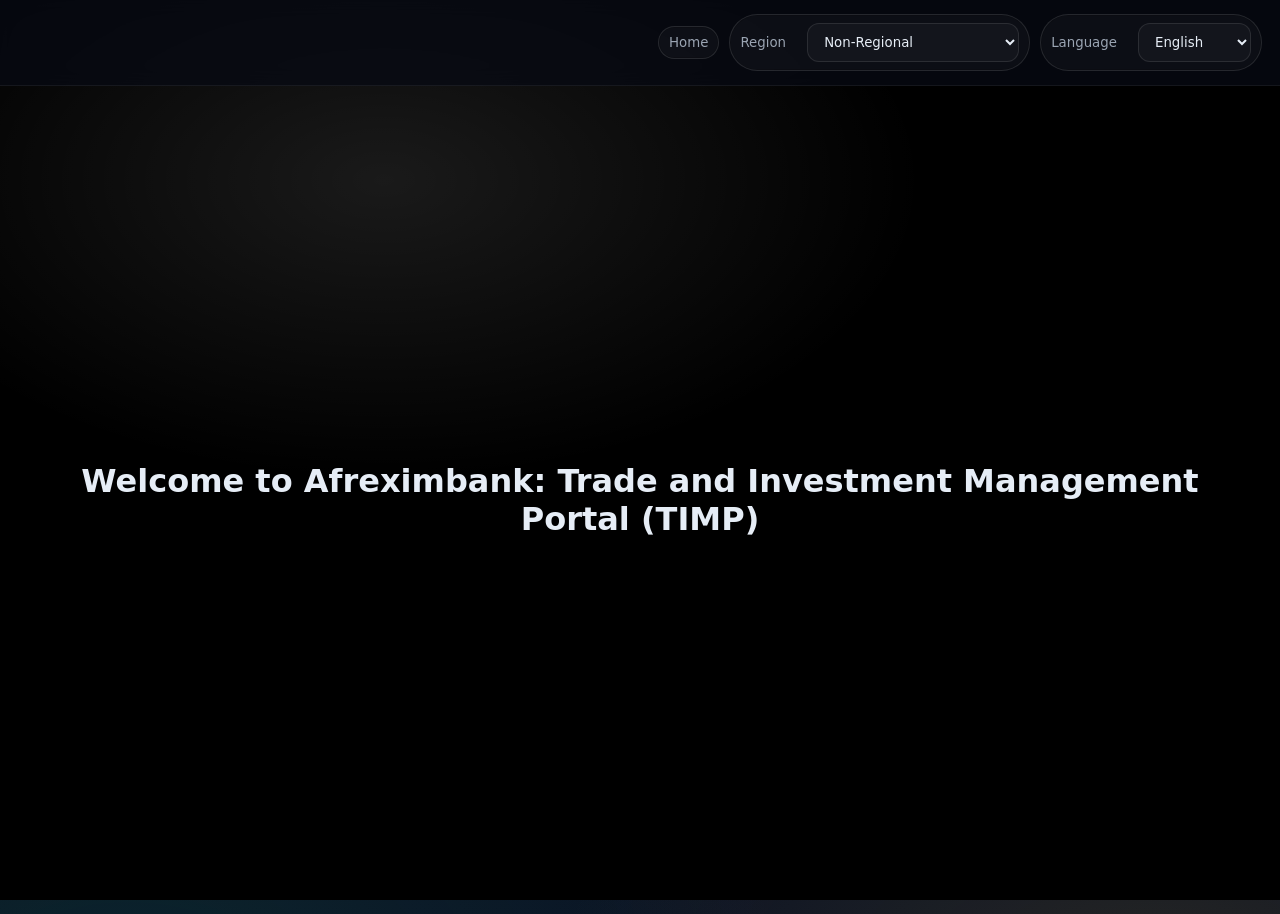
<file: public.html>
<!-- public.html (UPDATED: Prospectus request workflow + My Profile notifications/inbox) -->
<!doctype html>
<html lang="en">
<head>
  <meta charset="utf-8" />
  <meta name="viewport" content="width=device-width,initial-scale=1" />
  <title>TIMP – Public Portal</title>
  <link rel="stylesheet" href="styles.css" />
</head>
<body>
  <div class="topbar">
    <div class="brand">
      <div class="logo"></div>
      <div>
        <div class="i18n" data-key="public">Public Portal</div>
        <span class="sub i18n" data-key="timp">Trade & Investment Management Portal (TIMP)</span>
      </div>
    </div>
    <div class="pills">
      <a class="pill" href="index.html"><small>Home</small></a>
      <div class="pill"><small class="i18n" data-key="region">Region</small>&nbsp;<select id="regionSel"></select></div>
      <div class="pill"><small class="i18n" data-key="language">Language</small>&nbsp;
        <select id="langSel">
          <option value="en">English</option>
          <option value="fr">Français</option>
          <option value="ar">العربية</option>
          <option value="pt">Português</option>
        </select>
      </div>
    </div>
  </div>

  <div class="layout">
    <aside class="sidebar">
      <div class="navtitle">Public</div>
      <nav class="nav" id="sidebarNav">
        <a href="#events" data-nav="events"><span class="i18n" data-key="events">Events</span><span class="badge" id="evCount"></span></a>
        <a href="#dealroom" data-nav="deal_room"><span class="i18n" data-key="deal_room">Deal Room</span><span class="badge" id="matchCount"></span></a>

        <!-- ✅ Region Profiles -->
        <a href="#regionprofiles" data-nav="region_profiles"><span>Region Profiles</span></a>

        <a href="#opps" data-nav="opportunities"><span class="i18n" data-key="opportunities">Opportunities</span></a>
        <a href="#expo" data-nav="exhibition"><span class="i18n" data-key="exhibition">Virtual Exhibition</span></a>
        <a href="#archive" data-nav="archive"><span class="i18n" data-key="archive">Archive</span></a>
        <a href="#profile" data-nav="profile"><span class="i18n" data-key="profile">My Profile</span></a>
      </nav>

      <div class="navtitle">Shortcut</div>
      <nav class="nav">
        <a href="admin.html"><span>Switch to Admin</span><span class="badge">demo</span></a>
        <a href="welcome.html"><span>Demo Script</span></a>

        <!-- ✅ Logout (safe even if auth.js not ready yet) -->
        <a href="#" onclick="(window.TIMP_AUTH && TIMP_AUTH.logout ? TIMP_AUTH.logout() : null); location.href='welcome.html'; return false;">
          <span>Logout</span><span class="badge">demo</span>
        </a>
      </nav>
    </aside>

    <main class="main">
      <div class="hero">
        <h1 id="pageTitle">Events</h1>
        <div class="meta" id="pageMeta"></div>
        <div class="row" id="pageActions"></div>
      </div>

      <div id="pageBody" style="margin-top:14px;"></div>
    </main>
  </div>

  <div class="toast" id="toast">
    <b id="toastTitle"></b>
    <div id="toastMsg"></div>
  </div>

  <!-- =========================================================
       ✅ AUTH GATE MUST LOAD FIRST (BEFORE portal scripts)
       ========================================================= -->
  <script src="auth.js"></script>
  <script>
    (function(){
      try{
        document.documentElement.style.visibility = "hidden";

        if(window.TIMP_AUTH && typeof TIMP_AUTH.requireAuth === "function"){
          const ok = TIMP_AUTH.requireAuth("welcome.html");
          if(!ok){
            return;
          }
        }
        document.documentElement.style.visibility = "";
      }catch(e){
        console.warn("Auth gate warning:", e);
        document.documentElement.style.visibility = "";
      }
    })();
  </script>

  <!-- Only load portal JS after gate -->
  <script src="data.js"></script>
  <script src="util.js"></script>
  <script src="regionStore.js"></script>
  <script src="app.js"></script>

  <!-- ✅ Portal logic -->
  <script>
  if(window.TIMP_AUTH && typeof TIMP_AUTH.isAuthed === "function" && !TIMP_AUTH.isAuthed()){
    console.warn("Not registered yet — skipping public portal init.");
  } else {

    /* =========================================================
       Safer fallbacks
       ========================================================= */
    window.$  = window.$  || function(sel){ return document.querySelector(sel); };
    window.$$ = window.$$ || function(sel){ return Array.from(document.querySelectorAll(sel)); };

    window.setToast = window.setToast || function(title, msg){
      const t = document.getElementById("toast");
      const tt = document.getElementById("toastTitle");
      const tm = document.getElementById("toastMsg");
      if(tt) tt.textContent = title || "";
      if(tm) tm.textContent = msg || "";
      if(t){
        t.classList.add("show");
        setTimeout(()=>t.classList.remove("show"), 2600);
      } else {
        console.log("TOAST:", title, msg);
      }
    };

    window.pickLang = window.pickLang || function(){
      return document.getElementById("langSel")?.value || localStorage.getItem("timp_lang") || "en";
    };
    window.pickRegion = window.pickRegion || function(){
      return document.getElementById("regionSel")?.value || localStorage.getItem("timp_region") || "non_reg";
    };

    window.t = window.t || function(key){
      return String(key || "").replace(/_/g," ").replace(/\b\w/g, c => c.toUpperCase());
    };

    window.regionLabel = window.regionLabel || function(regionId){
      const r = String(regionId || "").toLowerCase();
      const map = { north:"North", west:"West", central:"Central", east:"East", south:"South", southern:"Southern", non_reg:"Non-Regional" };
      return map[r] || regionId || "Region";
    };

    window.filterByRegion = window.filterByRegion || function(items){
      const r = pickRegion();
      if(r === "non_reg") return Array.isArray(items) ? items : [];
      return (Array.isArray(items) ? items : []).filter(x => (x && x.region) ? x.region === r : true);
    };

    window.fmtMoney = window.fmtMoney || function(x){
      const n = Number(x || 0);
      return (n ? (n.toLocaleString() + "m USD") : "0m USD");
    };

    window.badgeWarmth = window.badgeWarmth || function(w){
      const v = String(w || "Warm");
      const cls = v === "Hot" ? "ok" : (v === "Cold" ? "muted" : "warn");
      return `<span class="tag ${cls}">${v}</span>`;
    };

    function escapeHtml(s){
      return String(s || "").replace(/[&<>"']/g, m => ({
        "&":"&amp;","<":"&lt;",">":"&gt;",'"':"&quot;","'":"&#039;"
      }[m]));
    }

    /* =========================================================
       ✅ Metrics (demo)
       ========================================================= */
    const METRIC_EVENTS_KEY = "timp_metric_events";
    function logMetric(name, payload){
      try{
        const rows = JSON.parse(localStorage.getItem(METRIC_EVENTS_KEY) || "[]");
        rows.push({ id:"m"+Date.now(), name, payload: payload || {}, at:new Date().toISOString() });
        localStorage.setItem(METRIC_EVENTS_KEY, JSON.stringify(rows));
      }catch(e){}
    }

    // -----------------------------
    // Helpers + Safe storage
    // -----------------------------
    let OPEN_EVENT_ID = null;
    let OPEN_DEAL_ID = null;

    function safeEvents(){
      return (typeof getEvents === "function") ? getEvents() : ((window.TIMP_DATA && TIMP_DATA.events) || []);
    }
    function safeDeals(){
      return (typeof getDeals === "function") ? getDeals() : ((window.TIMP_DATA && TIMP_DATA.deals) || []);
    }

    window.getEvents = window.getEvents || function(){
      try{
        const x = JSON.parse(localStorage.getItem("timp_events") || "null");
        if(Array.isArray(x)) return x;
      }catch(e){}
      return ((window.TIMP_DATA && TIMP_DATA.events) || []);
    };

    window.getDeals = window.getDeals || function(){
      try{
        const x = JSON.parse(localStorage.getItem("timp_deals") || "null");
        if(Array.isArray(x)) return x;
      }catch(e){}
      return ((window.TIMP_DATA && TIMP_DATA.deals) || []);
    };

    window.saveDeals = window.saveDeals || function(rows){
      localStorage.setItem("timp_deals", JSON.stringify(rows || []));
    };

    window.getBooths = window.getBooths || function(){
      try{
        const x = JSON.parse(localStorage.getItem("timp_booths") || "null");
        if(Array.isArray(x)) return x;
      }catch(e){}
      return ((window.TIMP_DATA && TIMP_DATA.booths) || []);
    };

    function safeBooths(){
      return (typeof getBooths === "function") ? getBooths() : ((window.TIMP_DATA && TIMP_DATA.booths) || []);
    }

    function downloadDataUrl(dataUrl, filename){
      if(!dataUrl) return;
      const a = document.createElement("a");
      a.href = dataUrl;
      a.download = filename || "download";
      a.click();
    }

    // =========================================================
    // ✅ Project Proposal Template download
    // =========================================================
    function getProposalTemplateMeta(){
      const lang =
        (typeof pickLang === "function" ? pickLang() : (document.getElementById("langSel")?.value || "en"));

      const urlMap = {
        en: "assets/project-proposal-template-en.pdf",
        fr: "assets/project-proposal-template-fr.pdf",
        ar: "assets/project-proposal-template-en.pdf",
        pt: "assets/project-proposal-template-en.pdf"
      };

      const labelMap = {
        en: "Download Project Proposal Template (Deal Book)",
        fr: "Télécharger le modèle de proposition (Deal Book)",
        ar: "تحميل نموذج مقترح المشروع (Deal Book)",
        pt: "Baixar modelo de proposta (Deal Book)"
      };

      const url = urlMap[lang] || urlMap.en;

      return {
        lang,
        url,
        label: labelMap[lang] || labelMap.en,
        filename: url.split("/").pop() || "project-proposal-template.pdf"
      };
    }

    function downloadProposalTemplate(){
      const tpl = getProposalTemplateMeta();
      const a = document.createElement("a");
      a.href = tpl.url;
      a.download = tpl.filename;
      a.target = "_blank";
      document.body.appendChild(a);
      a.click();
      a.remove();
      logMetric("proposal_template_download", { lang: tpl.lang, url: tpl.url });
    }

    // ✅ Public download: Prospectus for a deal
    function downloadDealProspectus(dealId){
      const d = safeDeals().find(x => x.id === dealId);
      if(!d || !d.prospectus_name){
        return setToast("No prospectus", "This deal has no prospectus attached yet.");
      }
      if(!d.prospectus_data){
        return setToast("Demo limit", "Prospectus name exists, but PDF data wasn’t stored (file too large in demo).");
      }
      downloadDataUrl(d.prospectus_data, d.prospectus_name);
      logMetric("prospectus_download", { deal_id: dealId, name: d.prospectus_name });
    }

    function requestProspectus(dealId){
      const d = safeDeals().find(x => x.id === dealId);
      const p = getMyProfile();

      const email = String((p && p.email) || localStorage.getItem("timp_user_email") || "").trim().toLowerCase();
      const fullName = `${(p && p.first_name) || ""} ${(p && p.last_name) || ""}`.trim() || "Public User";

      if(!email){
        location.hash = "#profile";
        setToast("Profile required", "Please update your profile email before requesting a prospectus.");
        return;
      }

      const optionalMessage = (window.prompt("Optional: add a short note or purpose for this request.", "") || "").trim();

      const rows = getProspectusRequestsStore();

      const existingOpen = rows.find(r =>
        r.deal_id === dealId &&
        String(r.requester_email || "").trim().toLowerCase() === email &&
        !["Closed", "Declined"].includes(String(r.status || "Pending"))
      );

      if(existingOpen){
        existingOpen.updated_at = new Date().toISOString();
        saveProspectusRequestsStore(rows);
        location.hash = "#profile";
        setToast("Already requested", "An open request for this deal already exists in My Profile.");
        return;
      }

      rows.unshift({
        id: "pr" + Date.now(),
        deal_id: dealId,
        deal_label: d ? `${d.country} • ${d.sector}` : dealId,
        requester_name: fullName,
        requester_email: email,
        requester_org: (p && p.org) || "",
        requester_phone: (p && p.phone) || "",
        requester_message: optionalMessage,
        status: "Pending",
        admin_reply: "",
        material_name: "",
        material_type: "",
        material_data_url: "",
        notification_text: "",
        notified_at: "",
        read_by_user: true,
        created_at: new Date().toISOString(),
        updated_at: new Date().toISOString()
      });

      saveProspectusRequestsStore(rows);
      logMetric("prospectus_request", { deal_id: dealId, from_email: email });
      setToast("Requested", "Prospectus request submitted. Updates will appear in My Profile.");
    }

    // registrations store
    window.getRegistrations = window.getRegistrations || function(){
      try{
        const x = JSON.parse(localStorage.getItem("timp_regs"));
        if(Array.isArray(x)) return x;
      }catch(e){}
      return ((window.TIMP_DATA && TIMP_DATA.registrations) || []);
    };

    window.saveRegistrations = window.saveRegistrations || function(rows){
      localStorage.setItem("timp_regs", JSON.stringify(rows || []));
    };

    // profile store
    window.getMyProfile = window.getMyProfile || function(){
      try{
        const p = JSON.parse(localStorage.getItem("timp_profile"));
        if(p && typeof p === "object") return p;
      }catch(e){}
      return {
        salutation: "Mr",
        first_name: "",
        last_name: "",
        org: "",
        position: "",
        email: "",
        phone: ""
      };
    };

    window.saveMyProfile = window.saveMyProfile || function(p){
      localStorage.setItem("timp_profile", JSON.stringify(p || {}));
      if(p && p.email) localStorage.setItem("timp_user_email", p.email);
    };

    // compat wrappers
    window.getProfile = window.getProfile || function(){
      const p = getMyProfile();
      return {
        name: `${p.first_name || ""} ${p.last_name || ""}`.trim() || "Demo User",
        org: p.org || "",
        title: p.position || "",
        email: p.email || "",
        phone: p.phone || "",
        salutation: p.salutation || "Mr",
        first_name: p.first_name || "",
        last_name: p.last_name || "",
        position: p.position || ""
      };
    };

    window.saveProfile = window.saveProfile || function(pCompat){
      const prev = getMyProfile();
      const next = {
        salutation: pCompat.salutation || prev.salutation || "Mr",
        first_name: pCompat.first_name || (pCompat.name ? String(pCompat.name).split(" ")[0] : prev.first_name) || "",
        last_name:  pCompat.last_name  || (pCompat.name ? String(pCompat.name).split(" ").slice(1).join(" ") : prev.last_name) || "",
        org: pCompat.org || prev.org || "",
        position: pCompat.position || pCompat.title || prev.position || "",
        email: pCompat.email || prev.email || "",
        phone: pCompat.phone || prev.phone || ""
      };
      saveMyProfile(next);
    };

    // Prospectus request store
    const PROSPECTUS_REQUESTS_KEY = "timp_prospectus_requests";

    function getProspectusRequestsStore(){
      try{
        const rows = JSON.parse(localStorage.getItem(PROSPECTUS_REQUESTS_KEY) || "[]");
        return Array.isArray(rows) ? rows : [];
      }catch(e){
        return [];
      }
    }

    function saveProspectusRequestsStore(rows){
      localStorage.setItem(PROSPECTUS_REQUESTS_KEY, JSON.stringify(rows || []));
    }

    function getCurrentProspectusEmail(){
      const p = getMyProfile();
      return String((p && p.email) || localStorage.getItem("timp_user_email") || "").trim().toLowerCase();
    }

    function getMyProspectusRequests(){
      const email = getCurrentProspectusEmail();
      if(!email) return [];
      return getProspectusRequestsStore()
        .filter(r => String(r.requester_email || "").trim().toLowerCase() === email)
        .sort((a,b) => new Date(b.updated_at || b.created_at || 0) - new Date(a.updated_at || a.created_at || 0));
    }

    function prospectusStatusTag(status){
      const s = String(status || "Pending");
      const cls = /available|approved|closed/i.test(s) ? "ok" : (s === "Declined" ? "muted" : "warn");
      return `<span class="tag ${cls}">${escapeHtml(s)}</span>`;
    }

    function markProspectusRequestSeen(id){
      const rows = getProspectusRequestsStore();
      const i = rows.findIndex(x => x.id === id);
      if(i < 0) return;

      rows[i].read_by_user = true;
      rows[i].updated_at = new Date().toISOString();
      saveProspectusRequestsStore(rows);

      if(location.hash.startsWith("#profile")) renderProfile();
    }

    function downloadProspectusMaterial(id){
      const row = getProspectusRequestsStore().find(x => x.id === id);
      if(!row || !row.material_data_url){
        setToast("Not available", "No uploaded prospectus is attached to this request yet.");
        return;
      }

      const a = document.createElement("a");
      a.href = row.material_data_url;
      a.download = row.material_name || "prospectus";
      document.body.appendChild(a);
      a.click();
      document.body.removeChild(a);

      markProspectusRequestSeen(id);
    }

    /* =========================================================
       Deal book storage
       ========================================================= */
    const DEALBOOK_KEY_V1 = "timp_deal_books_v1";
    const DEALBOOK_KEY_LEGACY = "timp_deal_books";

    function getDealBooks(){
      try{
        const x = JSON.parse(localStorage.getItem(DEALBOOK_KEY_V1) || "null");
        if(x && typeof x === "object") return x;
      }catch(e){}
      try{
        const y = JSON.parse(localStorage.getItem(DEALBOOK_KEY_LEGACY) || "null");
        if(y && typeof y === "object") return y;
      }catch(e){}
      return {};
    }
    function saveDealBooks(obj){
      localStorage.setItem(DEALBOOK_KEY_V1, JSON.stringify(obj || {}));
      try{
        const legacy = {};
        Object.keys(obj || {}).forEach(k=>{
          const v = obj[k];
          legacy[k] = (typeof v === "string") ? v : (v && (v.name || v.filename) ? (v.name || v.filename) : "");
        });
        localStorage.setItem(DEALBOOK_KEY_LEGACY, JSON.stringify(legacy));
      }catch(e){}
    }

    function getDealBookEntry(dealId){
      const map = getDealBooks();
      const v = map ? map[dealId] : null;
      if(!v) return null;
      if(typeof v === "string") return { name: v, data: null };
      if(typeof v === "object") return {
        name: v.name || v.filename || "deal-book.pdf",
        data: v.data || v.dataUrl || null,
        size: v.size || null,
        at: v.at || null
      };
      return null;
    }

    function downloadDealBook(dealId){
      const entry = getDealBookEntry(dealId);
      if(!entry) return setToast("No deal book", "No deal book uploaded for this deal yet.");
      if(!entry.data) return setToast("Demo limit", "Deal book name exists, but PDF data wasn’t stored (file too large in demo).");
      downloadDataUrl(entry.data, entry.name);
      logMetric("deal_book_download", { deal_id: dealId, name: entry.name });
    }

    function isDealVisibleOnPublic(d){
      if(!d || typeof d !== "object") return false;
      if(!("status" in d)) return true;
      return String(d.status || "").toLowerCase() !== "draft";
    }

    function myRegForEvent(eventId){
      const p = getMyProfile();
      const email = String(p.email || localStorage.getItem("timp_user_email") || "").toLowerCase().trim();
      if(!email) return null;
      return getRegistrations().find(r =>
        r.event_id === eventId &&
        String(r.email || "").toLowerCase().trim() === email
      ) || null;
    }

    function regTag(state){
      const raw = String(state || "Pending");
      const s = raw.toLowerCase().trim();
      const cls = (s === "approved") ? "ok" : (s === "pending") ? "warn" : "muted";
      return `<span class="tag ${cls}">${escapeHtml(raw)}</span>`;
    }

    /* =========================================================
       ✅ Virtual Exhibition Inquiries
       ========================================================= */
    const INQUIRIES_KEY = "timp_inquiries";
    function getInquiries(){
      try{
        const x = JSON.parse(localStorage.getItem(INQUIRIES_KEY) || "[]");
        return Array.isArray(x) ? x : [];
      }catch(e){ return []; }
    }
    function saveInquiries(rows){
      localStorage.setItem(INQUIRIES_KEY, JSON.stringify(rows || []));
    }

    function resolveBoothByKey(boothKey){
      const booths = safeBooths();
      if(String(boothKey || "").startsWith("idx_")){
        const idx = parseInt(String(boothKey).replace("idx_",""), 10);
        const b = booths[idx];
        return b ? { booth: b, booth_id: b.id || boothKey } : null;
      }
      const b = booths.find(x => x.id === boothKey);
      return b ? { booth: b, booth_id: b.id || boothKey } : null;
    }

    function sendBoothInquiry(boothKey){
      const res = resolveBoothByKey(boothKey);
      if(!res) return setToast("Not found", "Booth not found (demo).");

      const p = getMyProfile();
      const email = String(p.email || localStorage.getItem("timp_user_email") || "").trim().toLowerCase();
      const name = `${p.first_name||""} ${p.last_name||""}`.trim() || "Public user";

      if(!email){
        return setToast("Profile required", "Please update your Profile (email) before sending an inquiry.");
      }

      const message = prompt(`Send inquiry to ${res.booth.org || "Exhibitor"}:\n\nType your message below:`, "Hello, I would like to learn more about your offers.");
      if(message === null) return;
      const msg = String(message || "").trim();
      if(!msg) return setToast("Empty message", "Please type a message to send.");

      const row = {
        id: "inq" + Date.now(),
        booth_id: res.booth_id,
        booth_org: res.booth.org || "Exhibitor",
        offers: res.booth.offers || "",
        region: pickRegion(),
        from_email: email,
        from_name: name,
        message: msg,
        at: new Date().toISOString(),
        status: "New"
      };

      const rows = getInquiries();
      rows.push(row);
      saveInquiries(rows);

      logMetric("booth_inquiry", { booth_id: row.booth_id, booth_org: row.booth_org, from_email: email });
      setToast("Inquiry sent", "Your inquiry has been recorded and routed to Admin (demo).");
    }

    /* =========================================================
       ✅ Engagement streams (Public writes, Admin reads)
       - Event Chat: timp_event_chat_v1
       - Deal Chat : timp_deal_chat_v1
       ========================================================= */
    const EVENT_CHAT_KEY = "timp_event_chat_v1";
    const DEAL_CHAT_KEY  = "timp_deal_chat_v1";

    function getChat(key){
      try{
        const x = JSON.parse(localStorage.getItem(key) || "[]");
        return Array.isArray(x) ? x : [];
      }catch(e){ return []; }
    }
    function saveChat(key, rows){
      localStorage.setItem(key, JSON.stringify(rows || []));
    }

    function renderChatList(containerId, rows){
      const el = document.getElementById(containerId);
      if(!el) return;

      if(!rows.length){
        el.innerHTML = `<div class="muted"><small>No messages yet.</small></div>`;
        return;
      }

      el.innerHTML = rows
        .slice(-80)
        .map(m=>{
          const who = escapeHtml(m.from_name || m.from_email || "User");
          const when = m.at ? new Date(m.at).toLocaleString() : "";
          const msg = escapeHtml(m.message || "");
          return `
            <div style="padding:10px 0; border-bottom:1px solid rgba(255,255,255,0.06);">
              <div class="mini">
                <div><b>${who}</b></div>
                <div><small class="muted">${escapeHtml(when)}</small></div>
              </div>
              <div style="color:var(--muted); line-height:1.45; margin-top:6px;">${msg}</div>
            </div>
          `;
        })
        .join("");

      el.scrollTop = el.scrollHeight;
    }

    function renderEventChatList(eventId){
      const rows = getChat(EVENT_CHAT_KEY).filter(x => x.event_id === eventId);
      renderChatList("eventChatList", rows);
    }

    function sendEventChat(eventId){
      const p = getMyProfile();
      const email = String(p.email || localStorage.getItem("timp_user_email") || "").trim().toLowerCase();
      const name = `${p.first_name||""} ${p.last_name||""}`.trim() || "Public user";

      if(!email){
        return setToast("Profile required", "Please update your Profile (email) before sending a message.");
      }
      const input = document.getElementById("eventChatInput");
      const msg = String(input?.value || "").trim();
      if(!msg) return setToast("Empty", "Type a message first.");

      const rows = getChat(EVENT_CHAT_KEY);
      rows.push({
        id: "ec" + Date.now(),
        event_id: eventId,
        from_email: email,
        from_name: name,
        message: msg,
        at: new Date().toISOString()
      });
      saveChat(EVENT_CHAT_KEY, rows);

      if(input) input.value = "";
      renderEventChatList(eventId);
      logMetric("event_chat_message", { event_id: eventId, from_email: email });
      setToast("Sent", "Message posted to Event Chat (demo).");
    }

    function renderDealChatList(dealId){
      const rows = getChat(DEAL_CHAT_KEY).filter(x => x.deal_id === dealId);
      renderChatList("dealChatList", rows);
    }

    function sendDealChat(dealId){
      const p = getMyProfile();
      const email = String(p.email || localStorage.getItem("timp_user_email") || "").trim().toLowerCase();
      const name = `${p.first_name||""} ${p.last_name||""}`.trim() || "Public user";

      if(!email){
        return setToast("Profile required", "Please update your Profile (email) before sending a message.");
      }
      const input = document.getElementById("dealChatInput");
      const msg = String(input?.value || "").trim();
      if(!msg) return setToast("Empty", "Type a message first.");

      const rows = getChat(DEAL_CHAT_KEY);
      rows.push({
        id: "dc" + Date.now(),
        deal_id: dealId,
        from_email: email,
        from_name: name,
        message: msg,
        at: new Date().toISOString()
      });
      saveChat(DEAL_CHAT_KEY, rows);

      if(input) input.value = "";
      renderDealChatList(dealId);
      logMetric("deal_chat_message", { deal_id: dealId, from_email: email });
      setToast("Sent", "Message posted to Investment Hub (demo).");
    }

    /* =========================================================
       Deal Details View
       ========================================================= */
    function openDealDetails(dealId, backHash){
      OPEN_DEAL_ID = dealId;

      const d = safeDeals().find(x => x.id === dealId);
      if(!d) return setToast("Not found", "Deal not found.");

      const back = backHash || "#dealroom";
      if(back.startsWith("#opps")) setActive("opportunities"); else setActive("deal_room");

      const status = d.status ? `<span class="tag ${String(d.status).toLowerCase()==='published' ? 'ok' : 'warn'}">${escapeHtml(d.status)}</span>` : "";
      const region = regionLabel(d.region || pickRegion());
      const book = getDealBookEntry(dealId);

      const prospectusBlock = d.prospectus_name
        ? `
          <div class="row-actions">
            <button class="secondary" onclick="downloadDealProspectus('${d.id}')">Download Prospectus</button>
            <button class="secondary" onclick="requestProspectus('${d.id}')">Request Updated Prospectus</button>
          </div>
        `
        : `
          <div class="row-actions">
            <button class="secondary" onclick="requestProspectus('${d.id}')">Request Prospectus</button>
          </div>
        `;

      const bookBlock = book
        ? `
          <p style="margin:0 0 8px 0;"><b>Deal Book:</b> ${escapeHtml(book.name)}</p>
          <div class="row-actions">
            <button class="secondary" onclick="downloadDealBook('${d.id}')">Download Deal Book</button>
          </div>
          <small class="muted">If download shows “Demo limit”, the PDF was stored as name-only due to size.</small>
        `
        : `<p class="muted" style="margin:0;">No deal book uploaded for this deal yet.</p>`;

      $("#pageTitle").textContent = `${d.country || "Deal"} • ${d.sector || ""}`.trim();
      $("#pageMeta").innerHTML = `
        <span class="tag ok">${escapeHtml(region)}</span>
        <span class="tag muted">Stage: <b>${escapeHtml(d.stage || "—")}</b></span>
        ${status}
      `;

      $("#pageActions").innerHTML = `
        <button class="secondary" onclick="setHash('${back}')">Back</button>
        <button onclick="schedule('${d.id}')">Schedule 1:1</button>
      `;

      $("#pageBody").innerHTML = `
        <div class="grid cols-2">
          <div class="card">
            <h2>Deal Details</h2>
            <div class="hr"></div>
            <p style="margin:0 0 8px 0;"><b>Country:</b> ${escapeHtml(d.country || "—")}</p>
            <p style="margin:0 0 8px 0;"><b>Sector:</b> ${escapeHtml(d.sector || "—")}</p>
            <p style="margin:0 0 8px 0;"><b>Ticket:</b> ${escapeHtml(fmtMoney(d.ticket_usd_m))}</p>
            <p style="margin:0 0 8px 0;"><b>Warmth:</b> ${badgeWarmth(d.warmth)}</p>
            <p style="margin:0 0 8px 0;"><b>Owner:</b> ${escapeHtml(d.owner || "—")}</p>
            <div class="hr"></div>
            <p style="color:var(--muted); line-height:1.55;">${escapeHtml(d.summary || "No summary provided.")}</p>
          </div>

          <div style="display:grid; gap:14px;">
            <div class="card">
              <h2>Deal Book</h2>
              <div class="hr"></div>
              ${bookBlock}
            </div>

            <div class="card">
              <h2>Prospectus</h2>
              <div class="hr"></div>
              ${prospectusBlock}
              <div class="hr"></div>
              <small class="muted">Prospectus requests are reviewed by Admin. Replies and uploaded files will appear in <b>My Profile</b>.</small>
            </div>

            <!-- ✅ Investment Hub (Deal Engagement Chat) -->
            <div class="card">
              <h2>Investment Hub</h2>
              <p style="color:var(--muted); margin-top:6px;">Ask questions about this deal. Admin sees this in Engagement Hub (demo).</p>
              <div class="hr"></div>
              <div id="dealChatList" style="max-height:260px; overflow:auto;"></div>
              <div class="hr"></div>
              <textarea id="dealChatInput" rows="3" maxlength="500" placeholder="Write a message about this deal..." style="width:100%"></textarea>
              <div style="height:10px"></div>
              <div class="row-actions">
                <button onclick="sendDealChat('${d.id}')">Send</button>
              </div>
            </div>

          </div>
        </div>
      `;

      renderDealChatList(dealId);
      logMetric("deal_open", { deal_id: dealId, source: back });
    }

    // Auto-refresh Public when Admin changes
    window.addEventListener("storage", (e)=>{
      if(e.key === "timp_regs"){
        if(OPEN_EVENT_ID) openEvent(OPEN_EVENT_ID);
        else route();
      }
      if(e.key === "timp_events"){
        if(location.hash.startsWith("#events")) renderEvents();
        if(OPEN_EVENT_ID) openEvent(OPEN_EVENT_ID);
      }
      if(e.key === "timp_profile"){
        if(location.hash.startsWith("#profile")) renderProfile();
        if(OPEN_EVENT_ID) {
          setTimeout(()=>{
            fillRegFromProfile();
            updateRegStatus();
          }, 0);
        }
      }
      if(e.key === "timp_deals"){
        if(location.hash.startsWith("#dealroom")) renderDealRoom();
        if(location.hash.startsWith("#opps")) renderOpps();
        if(OPEN_DEAL_ID) openDealDetails(OPEN_DEAL_ID, location.hash.startsWith("#opps") ? "#opps" : "#dealroom");
      }
      if(e.key === "timp_booths"){
        if(location.hash.startsWith("#expo")) renderExpo();
      }

      if(e.key === INQUIRIES_KEY){
        // public no-op
      }

      // ✅ chat refresh
      if(e.key === EVENT_CHAT_KEY && OPEN_EVENT_ID){
        renderEventChatList(OPEN_EVENT_ID);
      }
      if(e.key === DEAL_CHAT_KEY && OPEN_DEAL_ID){
        renderDealChatList(OPEN_DEAL_ID);
      }

      if(e.key === PROSPECTUS_REQUESTS_KEY){
        if(location.hash.startsWith("#profile")){
          renderProfile();
        }

        const email = getCurrentProspectusEmail();
        if(email){
          const latestUnread = getMyProspectusRequests().find(r => r.notified_at && !r.read_by_user);
          if(latestUnread){
            setToast(
              "Prospectus update",
              latestUnread.notification_text || "A requested prospectus has been updated. Check My Profile."
            );
          }
        }
      }

      const regionKeys = ["timp_region_profiles_v1","timp_region_profiles","timp_regionprofiles","timp_regionStore"];
      if(regionKeys.includes(e.key) && location.hash.startsWith("#regionprofiles")){
        initRegionProfileSearch();
      }
    });

    // -----------------------------
    // Topbar init
    // -----------------------------
    const regionSel = document.getElementById("regionSel");
    if(window.TIMP_REGIONS && Array.isArray(TIMP_REGIONS) && regionSel){
      TIMP_REGIONS.forEach(r=>{
        const opt = document.createElement("option");
        opt.value = r.id;
        opt.textContent = (r.name && (r.name[pickLang()] || r.name.en)) ? (r.name[pickLang()] || r.name.en) : (r.id || "");
        regionSel.appendChild(opt);
      });
    }
    if(typeof initTopbar === "function") initTopbar();

    function setActive(navKey){
      $$("#sidebarNav a").forEach(a=>a.classList.remove("active"));
      const match = $(`#sidebarNav a[data-nav="${navKey}"]`);
      if(match) match.classList.add("active");
    }

    // -----------------------------
    // Registration helpers
    // -----------------------------
    function fillRegFromProfile(){
      const p = getMyProfile();
      if($("#regSalutation")) $("#regSalutation").value = p.salutation || "Mr";
      if($("#regFirst")) $("#regFirst").value = p.first_name || "";
      if($("#regLast")) $("#regLast").value = p.last_name || "";
      if($("#regOrg")) $("#regOrg").value = p.org || "";
      if($("#regPosition")) $("#regPosition").value = p.position || "";
      if($("#regEmail")) $("#regEmail").value = p.email || "";
      if($("#regPhone")) $("#regPhone").value = p.phone || "";
    }

    function updateRegStatus(){
      if(!window.CURRENT_EVENT_ID) return;
      const regs = getRegistrations();
      const email = ($("#regEmail")?.value || localStorage.getItem("timp_user_email") || "").trim().toLowerCase();
      const r = regs.find(x =>
        x.event_id === window.CURRENT_EVENT_ID &&
        String(x.email||"").toLowerCase().trim() === email
      );
      if($("#regStatus")){
        $("#regStatus").innerHTML = r
          ? `<small>Status: <b>${escapeHtml(r.state || "Pending")}</b></small>`
          : `<small class="muted">Status: Not registered</small>`;
      }
    }

    function registerForEvent(eventId){
      const id = eventId || window.CURRENT_EVENT_ID;
      if(!id) return setToast("Missing event", "Open an event first.");

      const events = safeEvents();
      const ev = events.find(e=>e.id===id);
      if(!ev) return setToast("Missing event", "Event not found.");

      const reg = {
        id: "r" + Date.now(),
        event_id: ev.id,
        region: ev.region,
        state: "Pending",

        salutation: ($("#regSalutation").value || "Mr").trim(),
        first_name: ($("#regFirst").value || "").trim(),
        last_name: ($("#regLast").value || "").trim(),
        org: ($("#regOrg").value || "").trim(),
        position: ($("#regPosition").value || "").trim(),
        email: ($("#regEmail").value || "").trim(),
        phone: ($("#regPhone").value || "").trim(),
        submitted_at: new Date().toISOString()
      };

      if(!reg.first_name || !reg.last_name || !reg.org || !reg.position || !reg.email){
        return setToast("Missing fields", "Fill First name, Last name, Organisation, Position, and Email.");
      }

      saveMyProfile({
        salutation: reg.salutation,
        first_name: reg.first_name,
        last_name: reg.last_name,
        org: reg.org,
        position: reg.position,
        email: reg.email,
        phone: reg.phone
      });

      const regs = getRegistrations();

      const exists = regs.find(x =>
        x.event_id===reg.event_id &&
        String(x.email||"").toLowerCase().trim()===reg.email.toLowerCase().trim()
      );

      if(exists){
        setToast("Already registered", "You already registered for this event. Check your status below.");
        updateRegStatus();
        return;
      }

      regs.push(reg);
      saveRegistrations(regs);

      logMetric("event_registration_submitted", { event_id: reg.event_id, email: reg.email });
      setToast("Submitted", "Registration saved. Admin can now Approve/Reject.");
      updateRegStatus();
    }

    // -----------------------------
    // ✅ Event banner resolver (UPDATED)
    // - now supports banner_data_url (your Admin publish banner field)
    // -----------------------------
    function resolveEventBanner(ev){
      if(!ev || typeof ev !== "object") return null;

      const raw =
        ev.banner_data_url || ev.bannerDataUrl ||
        ev.banner_data || ev.bannerData ||
        ev.banner_url || ev.bannerUrl ||
        ev.banner ||
        ev.image || ev.image_url || ev.imageUrl || null;

      if(!raw) return null;
      const s = String(raw);

      if(s.startsWith("data:")) return s;
      if(s.startsWith("http://") || s.startsWith("https://")) return s;
      if(s.startsWith("./") || s.startsWith("/") || s.includes("assets/")) return s;

      if(/\.(png|jpg|jpeg|webp|gif)$/i.test(s)) return "assets/events/" + s;

      return null;
    }

    // -----------------------------
    // EVENTS (Public)
    // -----------------------------
    function renderEvents(){
      setActive("events");
      $("#pageTitle").textContent = t("events");
      $("#pageMeta").innerHTML = `<span class="tag ok">${escapeHtml(regionLabel(pickRegion()))}</span> <span class="tag muted">Annual calendar + event profiles</span>`;
      $("#pageActions").innerHTML = ``;

      const evs = filterByRegion(safeEvents())
        .filter(e => String(e?.status || "").toLowerCase().trim() === "published");

      if($("#evCount")) $("#evCount").textContent = evs.length;

      const rows = evs.map(e=>{
        const my = myRegForEvent(e.id);
        const actionRight = my
          ? regTag(my.state)
          : `<button onclick="openEvent('${e.id}')">Register</button>`;

        const banner = resolveEventBanner(e);
        const thumb = banner
          ? `<img src="${escapeHtml(banner)}" alt="Event banner" style="width:120px;height:64px;object-fit:cover;border-radius:12px;display:block;">`
          : `<div style="width:120px;height:64px;border-radius:12px;background:rgba(255,255,255,0.06);display:flex;align-items:center;justify-content:center;color:var(--muted);font-size:12px;">No banner</div>`;

        return `
          <tr>
            <td>
              <div style="display:flex; gap:12px; align-items:center;">
                ${thumb}
                <div>
                  <b>${escapeHtml(e.title)}</b><br>
                  <small>${escapeHtml(e.type || "")} • ${escapeHtml(e.venue || "")}</small>
                </div>
              </div>
            </td>
            <td>${escapeHtml(e.date || "")} <small>(${escapeHtml(e.time || "")})</small></td>
            <td><span class="tag ok">Published</span></td>
            <td class="row-actions">
              <button class="secondary" onclick="openEvent('${e.id}')">Open</button>
              ${actionRight}
            </td>
          </tr>
        `;
      }).join("");

      $("#pageBody").innerHTML = `
        <div class="card">
          <h2>Annual Global Calendar</h2>
          <p>Shows published roadshows and investment forums (demo view).</p>
          <table class="table">
            <thead><tr><th>Event</th><th>Date</th><th>Status</th><th>Actions</th></tr></thead>
            <tbody>${rows || `<tr><td colspan="4"><small>No published events for this region yet.</small></td></tr>`}</tbody>
          </table>
          <div class="hr"></div>
          <small><b>Note:</b> Only events marked <b>Published</b> in Admin are visible here.</small>
        </div>
      `;
    }

    function openEvent(eventId){
      OPEN_EVENT_ID = eventId;
      window.CURRENT_EVENT_ID = eventId;

      const e = safeEvents().find(x=>x.id===eventId);
      if(!e){
        setToast("Not found", "Event not found (demo).");
        return;
      }

      const banner = resolveEventBanner(e);

      $("#pageTitle").textContent = e.title;
      $("#pageMeta").innerHTML = `
        <span class="tag ok">${escapeHtml(e.type)}</span>
        <span class="tag ok">${escapeHtml(regionLabel(e.region || pickRegion()))}</span>
        <span class="tag muted">${escapeHtml(e.venue)} • ${escapeHtml(e.date)} • ${escapeHtml(e.time || "")}</span>
      `;
      $("#pageActions").innerHTML = `
        <button class="secondary" onclick="setHash('#events')">Back</button>
      `;

      $("#pageBody").innerHTML = `
        <div class="grid cols-2">
          <div style="display:grid; gap:14px;">
            <div class="card">
              <h2>Event Materials</h2>
              ${banner ? `<img src="${escapeHtml(banner)}" alt="Event banner" style="width:100%; border-radius:16px; margin:10px 0 10px 0; object-fit:cover; max-height:240px;">` : ""}
              <p><b>Programme</b> (demo) • <b>Presentations</b> (demo) • <b>Briefing note</b> (demo)</p>
              <div class="hr"></div>
              <p><b>Post-event continuity:</b> recordings and decks become available to verified users after the event (controlled access).</p>
              <div class="row-actions">
                <button class="secondary" onclick="setToast('Materials', 'Demo: Secure downloads with RBAC in real build.')">View materials</button>
                <button class="secondary" onclick="setToast('Recordings', 'Demo: Recording library becomes available post-event.')">View recordings</button>
              </div>
            </div>

            <!-- ✅ Event Chat (NEW) -->
            <div class="card">
              <h2>Event Chat</h2>
              <p style="color:var(--muted); margin-top:6px;">Questions, logistics, and Q&A. Admin sees this in Engagement Hub (demo).</p>
              <div class="hr"></div>
              <div id="eventChatList" style="max-height:260px; overflow:auto;"></div>
              <div class="hr"></div>
              <textarea id="eventChatInput" rows="3" maxlength="500" placeholder="Write a message for this event..." style="width:100%"></textarea>
              <div style="height:10px"></div>
              <div class="row-actions">
                <button onclick="sendEventChat('${e.id}')">Send</button>
              </div>
            </div>
          </div>

          <div style="display:grid; gap:14px">
            <div class="card">
              <h2>Register</h2>
              <div class="hr"></div>

              <label>Salutation</label>
              <select id="regSalutation" style="width:100%">
                <option>Mr</option><option>Mrs</option><option>Ms</option><option>Dr</option>
              </select>
              <div style="height:10px"></div>

              <div class="grid cols-2">
                <div><label>First name</label><input id="regFirst" style="width:100%"></div>
                <div><label>Last name</label><input id="regLast" style="width:100%"></div>
              </div>
              <div style="height:10px"></div>

              <label>Organisation</label><input id="regOrg" style="width:100%">
              <div style="height:10px"></div>

              <label>Position</label><input id="regPosition" style="width:100%">
              <div style="height:10px"></div>

              <label>Email</label><input id="regEmail" style="width:100%">
              <div style="height:10px"></div>

              <label>Phone</label><input id="regPhone" style="width:100%">
              <div style="height:10px"></div>

              <button onclick="registerForEvent()">Submit registration</button>
              <div style="height:10px"></div>
              <div id="regStatus"><small class="muted">Status: Not registered</small></div>

              <div class="hr"></div>
              <small class="muted">Admin will approve/reject — your status updates here.</small>
            </div>

            <div class="card">
              <h2>Feedback</h2>
              <p>Post-event survey captures rating + recommendations + product-fit, plus comments (demo).</p>
              <div class="hr"></div>
              <label>1) Rate overall delivery (1–5)</label>
              <select style="width:100%"><option>5</option><option>4</option><option>3</option><option>2</option><option>1</option></select>
              <div style="height:10px"></div>
              <label>2) Recommend a future forum?</label>
              <select style="width:100%"><option>Yes</option><option>No</option></select>
              <div style="height:10px"></div>
              <label>3) Do products meet expectations?</label>
              <select style="width:100%"><option>Yes</option><option>No</option></select>
              <div style="height:10px"></div>
              <label>Additional comments (max 500 chars)</label>
              <textarea rows="4" maxlength="500" placeholder="Your comments..." style="width:100%"></textarea>
              <div style="height:10px"></div>
              <button class="secondary" onclick="setToast('Feedback submitted', 'Thanks. In the real build this feeds analytics + reports.')">Submit feedback</button>
            </div>
          </div>
        </div>
      `;

      fillRegFromProfile();
      updateRegStatus();
      renderEventChatList(eventId);
    }

    // -----------------------------
    // DEAL ROOM (Public)
    // -----------------------------
    function renderDealRoom(){
      setActive("deal_room");
      $("#pageTitle").textContent = t("deal_room");
      $("#pageMeta").innerHTML = `<span class="tag ok">${escapeHtml(regionLabel(pickRegion()))}</span> <span class="tag muted">AI-style recommendations (demo logic)</span>`;
      $("#pageActions").innerHTML = `
        <button class="secondary" onclick="setToast('Meeting request', 'Demo: Scheduling integrates with calendar + meeting links in the real build.')">Request 1:1</button>
        <button class="secondary" onclick="renderPitching()">Pitching</button>
      `;

      const deals = filterByRegion(safeDeals()).filter(isDealVisibleOnPublic);
      const investors = (window.TIMP_DATA && TIMP_DATA.investors) ? TIMP_DATA.investors : [];

      function recommendInvestors(deal){
        return investors
          .filter(inv => (inv.focus || []).includes(deal.sector))
          .filter(inv => deal.ticket_usd_m >= inv.ticket_min && deal.ticket_usd_m <= inv.ticket_max)
          .sort((a,b)=> (((b.region_pref||[]).includes(deal.region)) - ((a.region_pref||[]).includes(deal.region))))
          .slice(0,2);
      }

      const cards = deals.map(d=>{
        const rec = recommendInvestors(d);
        const recHtml = rec.length
          ? rec.map(r=>`<li><b>${escapeHtml(r.name)}</b><br><small>${escapeHtml((r.focus||[]).join(", "))} • ${escapeHtml(fmtMoney(r.ticket_min))}–${escapeHtml(fmtMoney(r.ticket_max))}</small></li>`).join("")
          : `<li><small>No exact match in demo dataset.</small></li>`;

        const prospectusBtns = d.prospectus_name
          ? `<button class="secondary" onclick="downloadDealProspectus('${d.id}')">Download Prospectus</button>
             <button class="secondary" onclick="requestProspectus('${d.id}')">Request Updated Prospectus</button>`
          : `<button class="secondary" onclick="requestProspectus('${d.id}')">Request Prospectus</button>`;

        return `
          <div class="card">
            <h3>${escapeHtml(d.country)} • ${escapeHtml(d.sector)} <span style="float:right">${badgeWarmth(d.warmth)}</span></h3>
            <p><b>${escapeHtml(fmtMoney(d.ticket_usd_m))}</b> • Stage: <b>${escapeHtml(d.stage)}</b><br>${escapeHtml(d.summary || "")}</p>
            <div class="hr"></div>
            <small><b>Recommended investors (demo)</b></small>
            <ul style="margin:6px 0 0 0; padding-left:18px; color:var(--muted); line-height:1.45">${recHtml}</ul>
            <div class="hr"></div>
            <div class="row-actions">
              <button class="secondary" onclick="openDealDetails('${d.id}', '#dealroom')">Open details</button>
              <button onclick="schedule('${d.id}')">Schedule 1:1</button>
              ${prospectusBtns}
            </div>
          </div>
        `;
      }).join("");

      if($("#matchCount")) $("#matchCount").textContent = deals.length;

      const meetingRows = ((window.TIMP_DATA && TIMP_DATA.meetings) ? TIMP_DATA.meetings : []).map(m=>{
        const deal = safeDeals().find(d => d.id === m.deal_id);
        const inv = investors.find(i=>i.id===m.investor_id);
        return `<tr>
          <td>${deal ? (escapeHtml(deal.country)+' • '+escapeHtml(deal.sector)) : escapeHtml(m.deal_id)}</td>
          <td>${inv ? escapeHtml(inv.name) : escapeHtml(m.investor_id)}</td>
          <td>${escapeHtml(m.datetime)}</td>
          <td>${escapeHtml(m.mode)}</td>
          <td>${escapeHtml(m.status)}</td>
        </tr>`;
      }).join("");

      $("#pageBody").innerHTML = `
        <div class="grid cols-2">
          ${cards || `<div class="card"><small>No deals for this region yet.</small></div>`}
        </div>
        <div style="height:14px"></div>
        <div class="card">
          <h2>1:1 Meetings</h2>
          <p>Integrated scheduling for physical/virtual meetings (demo list).</p>
          <table class="table">
            <thead><tr><th>Deal</th><th>Investor</th><th>Date/Time</th><th>Mode</th><th>Status</th></tr></thead>
            <tbody>${meetingRows || `<tr><td colspan="5"><small>No meetings yet.</small></td></tr>`}</tbody>
          </table>
        </div>
      `;
    }

    function schedule(dealId){
      const d = safeDeals().find(x => x.id === dealId);
      logMetric("meeting_request", { deal_id: dealId });
      setToast("Meeting scheduled (demo)", `${d ? (d.country+' • '+d.sector) : 'Deal'} — real build creates calendar items + notifications.`);
    }

    function renderPitching(){
      setActive("deal_room");
      $("#pageTitle").textContent = "Pitching Module";
      $("#pageMeta").innerHTML = `<span class="tag ok">Quickfire snapshots</span> <span class="tag muted">60-second countdown + readiness checklist (demo)</span>`;
      $("#pageActions").innerHTML = `<button class="secondary" onclick="renderDealRoom()">Back to Deal Room</button>`;

      $("#pageBody").innerHTML = `
        <div class="grid cols-2">
          <div class="card">
            <h2>60-second Quickfire</h2>
            <p>Use this during live pitching sessions (demo timer).</p>
            <div class="hr"></div>
            <div class="mini">
              <div>
                <div class="label">Countdown</div>
                <div class="big" id="timer">60</div>
              </div>
              <div class="row-actions">
                <button onclick="startTimer()">Start</button>
                <button class="secondary" onclick="resetTimer()">Reset</button>
              </div>
            </div>
            <div class="hr"></div>
            <p><small>Real build: track attendance duration & session popularity.</small></p>
          </div>
          <div class="card">
            <h2>Readiness Checklist</h2>
            <p>Admin verifies pitch readiness before going live.</p>
            <div class="hr"></div>
            <label><input type="checkbox" /> Narrative clarity</label><br>
            <label><input type="checkbox" /> Impact alignment</label><br>
            <label><input type="checkbox" /> Visual support</label><br>
            <div class="hr"></div>
            <button class="secondary" onclick="setToast('Ready', 'Demo: Checklist stored per deal/pitch in real build.')">Mark ready</button>
            <button onclick="setToast('Prospectus requested', 'Demo: Investors can click “Request for Prospectus” during live pitch.')">Request for Prospectus</button>
          </div>
        </div>
      `;
    }

    let interval = null;
    function startTimer(){
      if(interval) return;
      let t = parseInt($("#timer").textContent, 10);
      interval = setInterval(()=>{
        t -= 1;
        $("#timer").textContent = t;
        if(t<=0){
          clearInterval(interval); interval=null;
          setToast("Time!", "Quickfire ended (demo).");
        }
      }, 1000);
    }
    function resetTimer(){
      if(interval){ clearInterval(interval); interval=null; }
      $("#timer").textContent = "60";
    }

    // -----------------------------
    // OPPORTUNITIES (Public)
    // -----------------------------
    function renderOpps(){
      setActive("opportunities");
      $("#pageTitle").textContent = t("opportunities");
      $("#pageMeta").innerHTML = `<span class="tag ok">${escapeHtml(regionLabel(pickRegion()))}</span> <span class="tag muted">Pipeline view (stage + warmth)</span>`;

      const tpl = getProposalTemplateMeta();

      $("#pageActions").innerHTML = `
        <button onclick="setToast('Info', 'Download the proposal template (Deal Book), complete it, then submit your opportunity below.')">Info</button>
        <button class="secondary" onclick="downloadProposalTemplate()">${escapeHtml(tpl.label)}</button>
      `;

      const deals = filterByRegion(safeDeals()).filter(isDealVisibleOnPublic);
      const rows = deals.map(d=>{
        const book = getDealBookEntry(d.id);
        const bookTag = book ? `<small class="tag ok">Deal book: ${escapeHtml(book.name)}</small>` : `<small class="tag muted">No deal book uploaded</small>`;
        const status = d.status ? `<span class="tag ${String(d.status).toLowerCase()==='published'?'ok':'warn'}">${escapeHtml(d.status)}</span>` : "";

        return `
          <tr>
            <td>
              <b>${escapeHtml(d.country)}</b> ${status}<br>
              <small>${escapeHtml(d.sector)}</small><br>
              ${bookTag}
            </td>
            <td>${escapeHtml(fmtMoney(d.ticket_usd_m))}</td>
            <td>${escapeHtml(d.stage)}</td>
            <td>${badgeWarmth(d.warmth)}</td>
            <td class="row-actions">
              <button class="secondary" onclick="openDealDetails('${d.id}', '#opps')">Open</button>
              <button class="secondary" onclick="requestProspectus('${d.id}')">Request</button>
            </td>
          </tr>
        `;
      }).join("");

      $("#pageBody").innerHTML = `
        <div class="grid cols-2">
          <div class="card">
            <h2>Submit an Opportunity (Public demo)</h2>

            <div class="row-actions" style="margin:8px 0 10px 0;">
              <button class="secondary" onclick="downloadProposalTemplate()">${escapeHtml(tpl.label)}</button>
            </div>

            <p>Public users can submit an opportunity + upload a deal pack. In the real build, Admin reviews and publishes.</p>
            <div class="hr"></div>

            <label>Country</label>
            <input id="subCountry" placeholder="e.g., Nigeria" style="width:100%" />
            <div style="height:10px"></div>

            <label>Sector</label>
            <input id="subSector" placeholder="e.g., Energy" style="width:100%" />
            <div style="height:10px"></div>

            <label>Ticket size (USD millions)</label>
            <input id="subTicket" type="number" min="1" step="1" placeholder="e.g., 80" style="width:100%" />
            <div style="height:10px"></div>

            <label>Stage</label>
            <select id="subStage" style="width:100%">
              <option>Origination</option>
              <option>Screening</option>
              <option>Due Diligence</option>
              <option>Term Sheet</option>
              <option>Approved</option>
              <option>Disbursed</option>
            </select>
            <div style="height:10px"></div>

            <label>Short summary (max 500 chars)</label>
            <textarea id="subSummary" rows="4" maxlength="500" placeholder="Describe the opportunity..." style="width:100%"></textarea>
            <div style="height:10px"></div>

            <label>Deal book / deal pack (PDF) – demo upload</label>
            <input id="subFile" type="file" accept=".pdf" />
            <div class="hr"></div>

            <button onclick="submitOpportunity()">Submit</button>
            <button class="secondary" onclick="setToast('Workflow', 'Demo: submission saved locally; Admin reviews and sets Published.')">How it works</button>
          </div>

          <div class="card">
            <h2>African Investments Dashboard (demo)</h2>
            <p>Tracks project status, sector, funding requirements, and investor “warmth” signals.</p>
            <table class="table">
              <thead><tr><th>Deal</th><th>Ticket</th><th>Stage</th><th>Lead</th><th>Actions</th></tr></thead>
              <tbody>${rows || `<tr><td colspan="5"><small>No opportunities for this region yet.</small></td></tr>`}</tbody>
            </table>
          </div>
        </div>
      `;
    }

    function submitOpportunity(){
      const country = ($("#subCountry").value || "").trim();
      const sector = ($("#subSector").value || "").trim();
      const ticket = parseInt($("#subTicket").value || "0", 10);
      const stage = $("#subStage").value;
      const summary = ($("#subSummary").value || "").trim();
      const fileEl = $("#subFile");

      if(!country || !sector || !ticket){
        setToast("Missing fields", "Country, sector, and ticket size are required.");
        return;
      }

      const deals = safeDeals();
      const id = "d" + Date.now();

      const newDeal = {
        id,
        region: pickRegion(),
        country,
        sector,
        ticket_usd_m: ticket,
        stage,
        warmth: "Warm",
        owner: "Public submission",
        summary,
        video: "Deal pack (demo)",
        status: "Pending"
      };

      deals.push(newDeal);
      saveDeals(deals);

      const f = (fileEl && fileEl.files && fileEl.files[0]) ? fileEl.files[0] : null;
      if(f){
        const map = getDealBooks();
        const MAX = 2 * 1024 * 1024;

        map[id] = { name: f.name, size: f.size, type: f.type, at: new Date().toISOString() };
        saveDealBooks(map);

        if(f.size <= MAX){
          const fr = new FileReader();
          fr.onload = ()=>{
            const updated = getDealBooks();
            updated[id] = { name: f.name, size: f.size, type: f.type, at: new Date().toISOString(), data: fr.result };
            saveDealBooks(updated);
            setToast("Uploaded", "Deal book attached (demo).");
            renderOpps();
          };
          fr.onerror = ()=>{
            setToast("Uploaded (name only)", "Could not store PDF data. Filename saved.");
          };
          fr.readAsDataURL(f);
        } else {
          setToast("Uploaded (name only)", "PDF is large for demo storage. Filename saved; Admin can replace with hosted file in real build.");
        }
      }

      logMetric("opportunity_submitted", { deal_id: id, country, sector, ticket_usd_m: ticket, stage });
      setToast("Submitted", "Opportunity submitted (Pending). Admin can review and publish.");
      renderOpps();
    }

    // -----------------------------
    // EXHIBITION
    // -----------------------------
    function isBoothVisibleOnPublic(b){
      if(!b || typeof b !== "object") return false;
      if(!("status" in b)) return true;
      return String(b.status || "").toLowerCase() !== "draft";
    }

    function viewBoothCatalog(boothKey){
      const booths = safeBooths();
      let b = null;

      if(String(boothKey || "").startsWith("idx_")){
        const idx = parseInt(String(boothKey).replace("idx_",""), 10);
        b = booths[idx];
      } else {
        b = booths.find(x => x.id === boothKey);
      }

      if(!b) return setToast("Not found", "Booth not found (demo).");

      const name = b.catalog_name || b.catalog || "";
      const data = b.catalog_data || "";

      if(!name){
        return setToast("No catalog", "This booth has no catalog attached yet.");
      }
      if(!data){
        return setToast("Demo limit", "Catalog name exists, but PDF data wasn’t stored (file too large in demo).");
      }
      downloadDataUrl(data, name);
      logMetric("booth_catalog_download", { booth_id: b.id || boothKey, name });
    }

    function renderExpo(){
      setActive("exhibition");
      $("#pageTitle").textContent = t("exhibition");
      $("#pageMeta").innerHTML = `<span class="tag ok">${escapeHtml(regionLabel(pickRegion()))}</span> <span class="tag muted">Persistent digital stands (demo)</span>`;
      $("#pageActions").innerHTML = ``;

      const boothsRaw = filterByRegion(safeBooths()).filter(isBoothVisibleOnPublic);

      const cards = boothsRaw.map((b,i)=>{
        const key = b.id ? b.id : ("idx_" + i);
        const catalogLabel = b.catalog_name || b.catalog || "Not attached";
        const offersLabel = b.offers || "";

        return `
          <div class="card">
            <h3>${escapeHtml(b.org || "Exhibitor")}</h3>
            <p><b>Catalog:</b> ${escapeHtml(catalogLabel)}<br><b>Offers:</b> ${escapeHtml(offersLabel)}</p>
            <div class="row-actions">
              <button class="secondary" onclick="viewBoothCatalog('${key}')">View catalog</button>
              <button onclick="sendBoothInquiry('${key}')">Send inquiry</button>
            </div>
            <small class="muted">Inquiries are stored in <b>${INQUIRIES_KEY}</b> for Admin notifications.</small>
          </div>
        `;
      }).join("");

      $("#pageBody").innerHTML = `<div class="grid cols-2">${cards || `<div class="card"><small>No booths for this region in demo.</small></div>`}</div>`;
    }

    // -----------------------------
    // ARCHIVE
    // -----------------------------
    function renderArchive(){
      setActive("archive");
      $("#pageTitle").textContent = t("archive");
      $("#pageMeta").innerHTML = `<span class="tag ok">Audit-ready</span> <span class="tag muted">Search events and deals (demo)</span>`;
      $("#pageActions").innerHTML = ``;

      $("#pageBody").innerHTML = `
        <div class="grid cols-2">
          <div class="card">
            <h2>Search</h2>
            <input id="q" placeholder="Search keywords (e.g., Kenya, Energy, Roadshow)" style="width:100%" />
            <div style="height:10px"></div>
            <button onclick="doSearch()">Search</button>
            <div class="hr"></div>
            <div id="results"><small>Try “Kenya” or “Energy”.</small></div>
          </div>
          <div class="card">
            <h2>Archive Contents</h2>
            <ul style="margin:0; padding-left:18px; color:var(--muted); line-height:1.55">
              <li>Past event profiles + attendee lists</li>
              <li>Agendas, slide decks, recordings</li>
              <li>Deal Books + investor engagement outputs</li>
              <li>Feedback submissions + analytics exports</li>
            </ul>
          </div>
        </div>
      `;
    }

    function doSearch(){
      const q = ($("#q").value || "").toLowerCase().trim();
      const hits = [];

      const evs = filterByRegion(safeEvents())
        .filter(e => String(e?.status || "").toLowerCase().trim() === "published");

      evs.forEach(e=>{
        if([e.title,e.theme,e.venue,e.type,e.date].join(" ").toLowerCase().includes(q)){
          hits.push({type:"Event", label:e.title+" • "+e.date});
        }
      });

      const deals = filterByRegion(safeDeals()).filter(isDealVisibleOnPublic);
      deals.forEach(d=>{
        if([d.country,d.sector,(d.summary||""),d.stage,(d.status||"")].join(" ").toLowerCase().includes(q)){
          hits.push({type:"Deal", label:d.country+" • "+d.sector+" • "+fmtMoney(d.ticket_usd_m)});
        }
      });

      $("#results").innerHTML = hits.length
        ? `<ul style="margin:0; padding-left:18px; color:var(--muted); line-height:1.55">${hits.map(h=>`<li><b>${escapeHtml(h.type)}:</b> ${escapeHtml(h.label)}</li>`).join("")}</ul>`
        : `<small>No results.</small>`;
    }

    // -----------------------------
    // PROFILE
    // -----------------------------
    function renderProfile(){
      setActive("profile");
      $("#pageTitle").textContent = t("profile");
      $("#pageMeta").innerHTML = `<span class="tag ok">Verified user (demo)</span> <span class="tag muted">Amend profile</span>`;
      $("#pageActions").innerHTML = ``;

      const p = getMyProfile();
      const requests = getMyProspectusRequests();
      const unreadCount = requests.filter(r => r.notified_at && !r.read_by_user).length;

      $("#pageBody").innerHTML = `
        <div class="grid cols-2">
          <div class="card">
            <h2>Profile</h2>

            <label>Salutation</label>
            <select id="pSalutation" style="width:100%">
              <option ${p.salutation==="Mr"?"selected":""}>Mr</option>
              <option ${p.salutation==="Mrs"?"selected":""}>Mrs</option>
              <option ${p.salutation==="Ms"?"selected":""}>Ms</option>
              <option ${p.salutation==="Dr"?"selected":""}>Dr</option>
            </select>
            <div style="height:10px"></div>

            <div class="grid cols-2">
              <div><label>First name</label><input id="pFirst" value="${escapeHtml(p.first_name||"")}" style="width:100%" /></div>
              <div><label>Last name</label><input id="pLast" value="${escapeHtml(p.last_name||"")}" style="width:100%" /></div>
            </div>

            <div style="height:10px"></div>
            <label>Organisation</label><input id="pOrg" value="${escapeHtml(p.org||"")}" style="width:100%" />
            <div style="height:10px"></div>

            <label>Position</label><input id="pPosition" value="${escapeHtml(p.position||"")}" style="width:100%" />
            <div style="height:10px"></div>

            <label>Email</label><input id="pEmail" value="${escapeHtml(p.email||"")}" style="width:100%" />
            <div style="height:10px"></div>

            <label>Phone</label><input id="pPhone" value="${escapeHtml(p.phone||"")}" style="width:100%" />
            <div style="height:10px"></div>

            <button onclick="savePublicProfile()">Save</button>
            <div class="hr"></div>
            <small>Registrations and inquiries use this profile (demo).</small>
          </div>

          <div class="card">
            <h2>Notifications</h2>
            <p>Automated alerts when new materials, recordings, or deal packs are published.</p>
            <div class="hr"></div>
            <label><input type="checkbox" checked /> Event reminders</label><br>
            <label><input type="checkbox" checked /> New recordings/presentations</label><br>
            <label><input type="checkbox" checked /> Deal book updates</label><br>
            <label><input type="checkbox" /> Matchmaking suggestions</label><br>

            <div class="hr"></div>
            <p>
              <b>Prospectus updates</b>
              ${unreadCount ? `<span class="tag warn">${unreadCount} new</span>` : `<span class="tag ok">Up to date</span>`}
            </p>
            <small class="muted">Admin responses and uploaded prospectus files will appear below.</small>
          </div>
        </div>

        <div style="height:14px"></div>

        <div class="card">
          <h2>Requested Prospectus / Materials</h2>
          <p>Track all prospectus requests made from the Deal Room.</p>

          ${
            requests.length
            ? `
              <table class="table">
                <thead>
                  <tr>
                    <th>Deal</th>
                    <th>Status</th>
                    <th>Admin Reply</th>
                    <th>Material</th>
                    <th>Updated</th>
                  </tr>
                </thead>
                <tbody>
                  ${requests.map(r => `
                    <tr>
                      <td>
                        <b>${escapeHtml(r.deal_label || r.deal_id || "-")}</b>
                        ${r.requester_message ? `<br><small>Note: ${escapeHtml(r.requester_message)}</small>` : ""}
                        ${r.notified_at && !r.read_by_user ? `<br><span class="tag warn">New</span>` : ""}
                      </td>
                      <td>${prospectusStatusTag(r.status)}</td>
                      <td>
                        ${r.admin_reply ? escapeHtml(r.admin_reply) : `<small class="muted">No reply yet</small>`}
                        ${r.notification_text ? `<div style="margin-top:6px;"><small><b>Notification:</b> ${escapeHtml(r.notification_text)}</small></div>` : ""}
                      </td>
                      <td>
                        ${
                          r.material_data_url
                          ? `
                            <button class="secondary" onclick="downloadProspectusMaterial('${r.id}')">Download</button>
                            <div style="margin-top:6px;"><small>${escapeHtml(r.material_name || "Uploaded file")}</small></div>
                          `
                          : `<small class="muted">Pending upload</small>`
                        }
                      </td>
                      <td>
                        <small>${new Date(r.updated_at || r.created_at || Date.now()).toLocaleString()}</small>
                        ${r.notified_at && !r.read_by_user ? `<div style="margin-top:6px;"><button class="secondary" onclick="markProspectusRequestSeen('${r.id}')">Mark seen</button></div>` : ""}
                      </td>
                    </tr>
                  `).join("")}
                </tbody>
              </table>
            `
            : `<small class="muted">No prospectus requests yet. Use the Deal Room request button and updates will show here.</small>`
          }
        </div>
      `;
    }

    function savePublicProfile(){
      const p = {
        salutation: ($("#pSalutation").value || "Mr").trim(),
        first_name: ($("#pFirst").value || "").trim(),
        last_name: ($("#pLast").value || "").trim(),
        org: ($("#pOrg").value || "").trim(),
        position: ($("#pPosition").value || "").trim(),
        email: ($("#pEmail").value || "").trim(),
        phone: ($("#pPhone").value || "").trim()
      };
      saveMyProfile(p);
      setToast("Saved", "Profile saved (demo).");
      logMetric("profile_saved", { email: p.email || "" });
    }

    // -----------------------------
    // REGION PROFILES PAGE (Public)
    // -----------------------------
    function renderRegionProfilesPublic(){
      setActive("region_profiles");
      $("#pageTitle").textContent = "Region Profiles";
      $("#pageMeta").innerHTML = `<span class="tag ok">${escapeHtml(regionLabel(pickRegion()))}</span> <span class="tag muted">Market intelligence & investment insights</span>`;
      $("#pageActions").innerHTML = `<button class="secondary" onclick="setToast('Note', 'Only published region profiles appear here (demo).')">Info</button>`;

      $("#pageBody").innerHTML = `
        <div class="card">
          <h2>Search Region Profiles</h2>
          <p style="color:var(--muted); margin-top:6px;">Search by country, sector, tags, or keywords.</p>

          <input id="rpSearchInput" placeholder="Search (e.g., Kenya, energy, logistics)" style="width:100%" />
          <div style="height:10px"></div>

          <label>Region</label>
          <select id="rpRegionFilter" style="width:100%">
            <option value="all">All</option>
            <option value="north">North</option>
            <option value="west">West</option>
            <option value="central">Central</option>
            <option value="east">East</option>
            <option value="southern">Southern</option>
            <option value="south">South</option>
          </select>

          <div class="hr"></div>
          <div id="rpResults"></div>
        </div>
      `;

      if(typeof initRegionProfileSearch === "function") initRegionProfileSearch();
    }

    function setHash(h){ location.hash = h; }

    function route(){
      const h = location.hash || "#events";
      if(h.startsWith("#events")) renderEvents();
      else if(h.startsWith("#dealroom")) renderDealRoom();
      else if(h.startsWith("#opps")) renderOpps();
      else if(h.startsWith("#expo")) renderExpo();
      else if(h.startsWith("#archive")) renderArchive();
      else if(h.startsWith("#regionprofiles")) renderRegionProfilesPublic();
      else if(h.startsWith("#profile")) renderProfile();
      else renderEvents();
    }

    window.addEventListener("hashchange", route);
    route();

    // ✅ Export handlers so inline onclick works reliably
    Object.assign(window, {
      openEvent,
      renderEvents,
      renderDealRoom,
      renderOpps,
      renderExpo,
      renderArchive,
      renderProfile,
      renderRegionProfilesPublic,
      openDealDetails,
      schedule,
      renderPitching,
      startTimer,
      resetTimer,
      registerForEvent,
      submitOpportunity,
      doSearch,
      savePublicProfile,
      setHash,
      downloadProposalTemplate,
      downloadDealProspectus,
      requestProspectus,
      downloadDealBook,
      viewBoothCatalog,
      sendBoothInquiry,
      sendEventChat,
      sendDealChat,
      renderEventChatList,
      renderDealChatList,
      markProspectusRequestSeen,
      downloadProspectusMaterial
    });

  }
  </script>
</body>
</html>
</file>
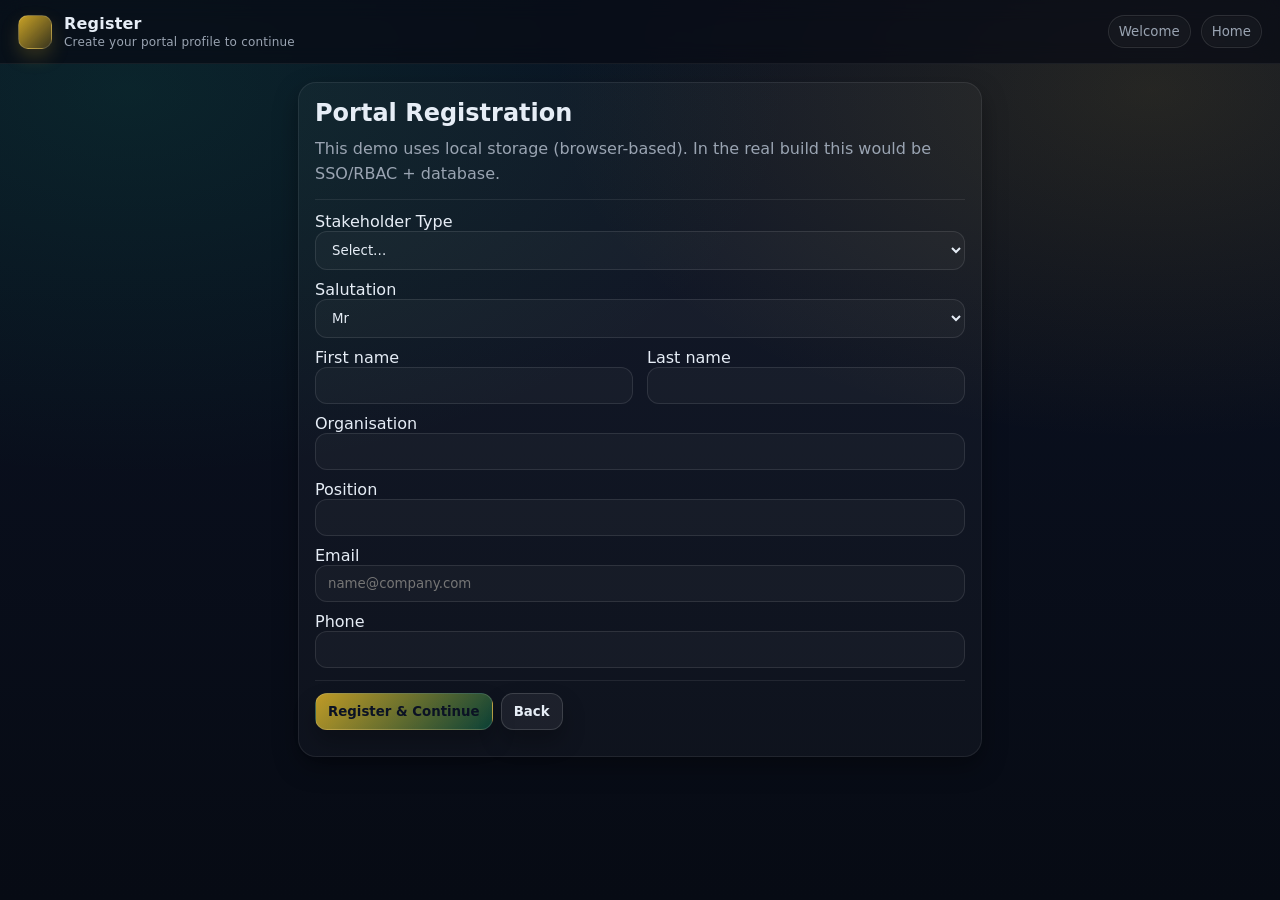
<file: register.html>
<!doctype html>
<html lang="en">
<head>
  <meta charset="utf-8" />
  <meta name="viewport" content="width=device-width,initial-scale=1" />
  <title>TIMP – Register</title>
  <link rel="stylesheet" href="styles.css" />
</head>
<body>
  <div class="topbar">
    <div class="brand">
      <div class="logo"></div>
      <div>
        <div><b>Register</b></div>
        <span class="sub">Create your portal profile to continue</span>
      </div>
    </div>

    <div class="pills">
      <!-- ✅ Updated links: Welcome -> welcome.html, Home -> index.html -->
      <a class="pill" href="welcome.html"><small>Welcome</small></a>
      <a class="pill" href="index.html"><small>Home</small></a>
    </div>
  </div>

  <div class="main" style="max-width:720px;margin:0 auto;">
    <div class="card">
      <h2>Portal Registration</h2>
      <p style="color:var(--muted); line-height:1.55;">
        This demo uses local storage (browser-based). In the real build this would be SSO/RBAC + database.
      </p>

      <div class="hr"></div>

      <!-- ✅ NEW: Stakeholder / User Type -->
      <label>Stakeholder Type</label>
      <select id="rStakeholder" style="width:100%">
        <option value="">Select…</option>
        <option value="Investor">Investor</option>
        <option value="Project Owner / Sponsor">Project Owner / Sponsor</option>
        <option value="DFI">Development Finance Institution (DFI)</option>
        <option value="Government">Government / Ministry / Agency</option>
        <option value="Commercial Bank">Commercial Bank / Financial Institution</option>
        <option value="Corporate">Corporate / Private Sector</option>
        <option value="Advisor">Advisor / Consultant</option>
        <option value="Media">Media</option>
        <option value="Other">Other (specify)</option>
      </select>

      <div id="stakeholderOtherWrap" style="display:none; margin-top:10px;">
        <label>Please specify</label>
        <input id="rStakeholderOther" style="width:100%" placeholder="Type your stakeholder category..." />
      </div>

      <div style="height:10px"></div>

      <label>Salutation</label>
      <select id="rSalutation" style="width:100%">
        <option>Mr</option><option>Mrs</option><option>Ms</option><option>Dr</option>
      </select>

      <div style="height:10px"></div>

      <div class="grid cols-2">
        <div><label>First name</label><input id="rFirst" style="width:100%"></div>
        <div><label>Last name</label><input id="rLast" style="width:100%"></div>
      </div>

      <div style="height:10px"></div>

      <label>Organisation</label><input id="rOrg" style="width:100%">

      <div style="height:10px"></div>

      <label>Position</label><input id="rPosition" style="width:100%">

      <div style="height:10px"></div>

      <label>Email</label><input id="rEmail" style="width:100%" placeholder="name@company.com">

      <div style="height:10px"></div>

      <label>Phone</label><input id="rPhone" style="width:100%">

      <div class="hr"></div>

      <div class="row-actions">
        <button onclick="doRegister()">Register & Continue</button>
        <button class="secondary" onclick="location.href='index.html'">Back</button>
      </div>

      <div style="height:10px"></div>
      <div id="msg" style="color:var(--muted)"></div>
    </div>
  </div>

  <script src="auth.js"></script>
  <script>
    function $(id){ return document.getElementById(id); }

    function saveMyProfile(p){
      localStorage.setItem("timp_profile", JSON.stringify(p || {}));
      if(p && p.email) localStorage.setItem("timp_user_email", p.email);
    }

    // ✅ Show/hide "Other" field
    function syncStakeholderOther(){
      const v = ($("rStakeholder")?.value || "");
      const wrap = $("stakeholderOtherWrap");
      if(!wrap) return;
      wrap.style.display = (v === "Other") ? "block" : "none";
      if(v !== "Other" && $("rStakeholderOther")) $("rStakeholderOther").value = "";
    }
    $("rStakeholder")?.addEventListener("change", syncStakeholderOther);
    syncStakeholderOther();

    function doRegister(){
      const stakeholder = ($("rStakeholder").value || "").trim();
      const stakeholderOther = ($("rStakeholderOther")?.value || "").trim();

      const p = {
        stakeholder_type: stakeholder,
        stakeholder_other: (stakeholder === "Other") ? stakeholderOther : "",

        salutation: ($("rSalutation").value || "Mr").trim(),
        first_name: ($("rFirst").value || "").trim(),
        last_name: ($("rLast").value || "").trim(),
        org: ($("rOrg").value || "").trim(),
        position: ($("rPosition").value || "").trim(),
        email: ($("rEmail").value || "").trim(),
        phone: ($("rPhone").value || "").trim()
      };

      // ✅ Validation
      if(!p.stakeholder_type){
        $("msg").textContent = "Please select your Stakeholder Type.";
        return;
      }
      if(p.stakeholder_type === "Other" && !p.stakeholder_other){
        $("msg").textContent = "Please specify your Stakeholder Type.";
        return;
      }
      if(!p.first_name || !p.last_name || !p.org || !p.position || !p.email){
        $("msg").textContent = "Please fill First name, Last name, Organisation, Position, and Email.";
        return;
      }

      saveMyProfile(p);
      TIMP_AUTH.login(p.email);

      // send user into the full portal (Events page)
      location.href = "public.html#events";
    }

    // If already registered, show quick message and route to portal
    if(TIMP_AUTH.isAuthed()){
      $("msg").innerHTML = "You’re already registered on this browser. Redirecting to portal...";
      setTimeout(()=> location.href="public.html#events", 700);
    }
  </script>
</body>
</html>
</file>
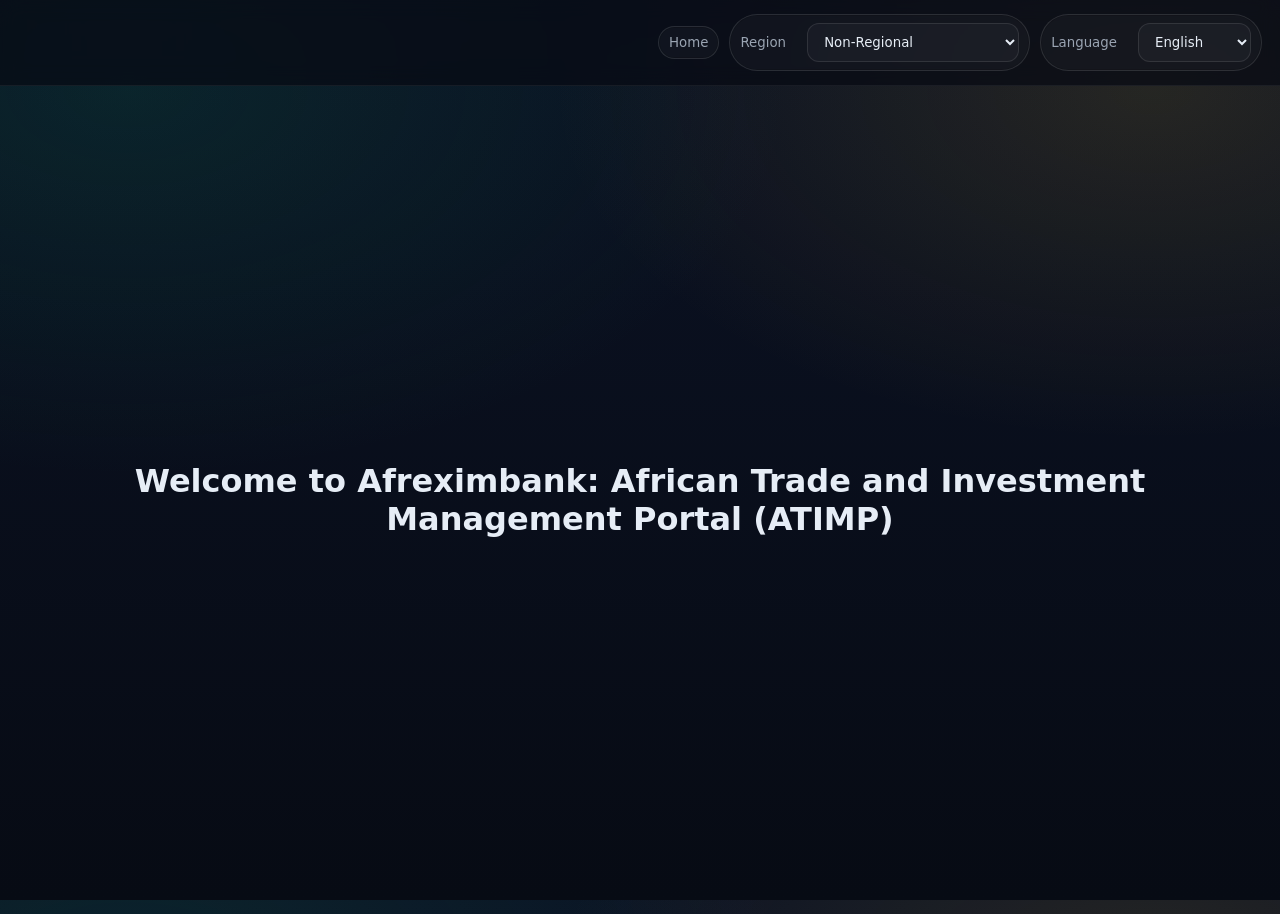
<file: walkthrough.html>
<!doctype html>
<html lang="en">
<head>
  <meta charset="utf-8" />
  <meta name="viewport" content="width=device-width,initial-scale=1" />
  <title>ATIMP – Welcome</title>
  <link rel="stylesheet" href="styles.css" />
</head>
<body>

  <!-- KEEP ONLY the circled pills area -->
  <div class="topbar" style="justify-content:flex-end;">
    <div class="pills">
      <a class="pill" href="index.html"><small>Home</small></a>

      <div class="pill">
        <small>Region</small>&nbsp;<select id="regionSel"></select>
      </div>

      <div class="pill">
        <small>Language</small>&nbsp;
        <select id="langSel">
          <option value="en">English</option>
          <option value="fr">Français</option>
          <option value="ar">العربية</option>
          <option value="pt">Português</option>
        </select>
      </div>
    </div>
  </div>

  <!-- Centered welcome content (everything else removed) -->
  <main
    style="
      min-height: calc(100vh - 72px);
      display: flex;
      align-items: center;
      justify-content: center;
      padding: 24px;
      text-align: center;
    "
  >
    <div>
      <h1 style="margin:0;">
        Welcome to Afreximbank: African Trade and Investment Management Portal (ATIMP)
      </h1>
    </div>
  </main>

  <script src="data.js"></script>
  <script src="util.js"></script>
  <script src="app.js"></script>
  <script>
    // Fill region selector
    const regionSel = document.getElementById("regionSel");
    if (regionSel && window.TIMP_REGIONS) {
      TIMP_REGIONS.forEach(r => {
        const opt = document.createElement("option");
        opt.value = r.id;
        opt.textContent = (r.name && (r.name[pickLang()] || r.name.en)) ? (r.name[pickLang()] || r.name.en) : r.id;
        regionSel.appendChild(opt);
      });
    }

    // Keeps language/region behavior consistent with your other pages
    if (typeof initTopbar === "function") initTopbar();
  </script>
</body>
</html>
</file>
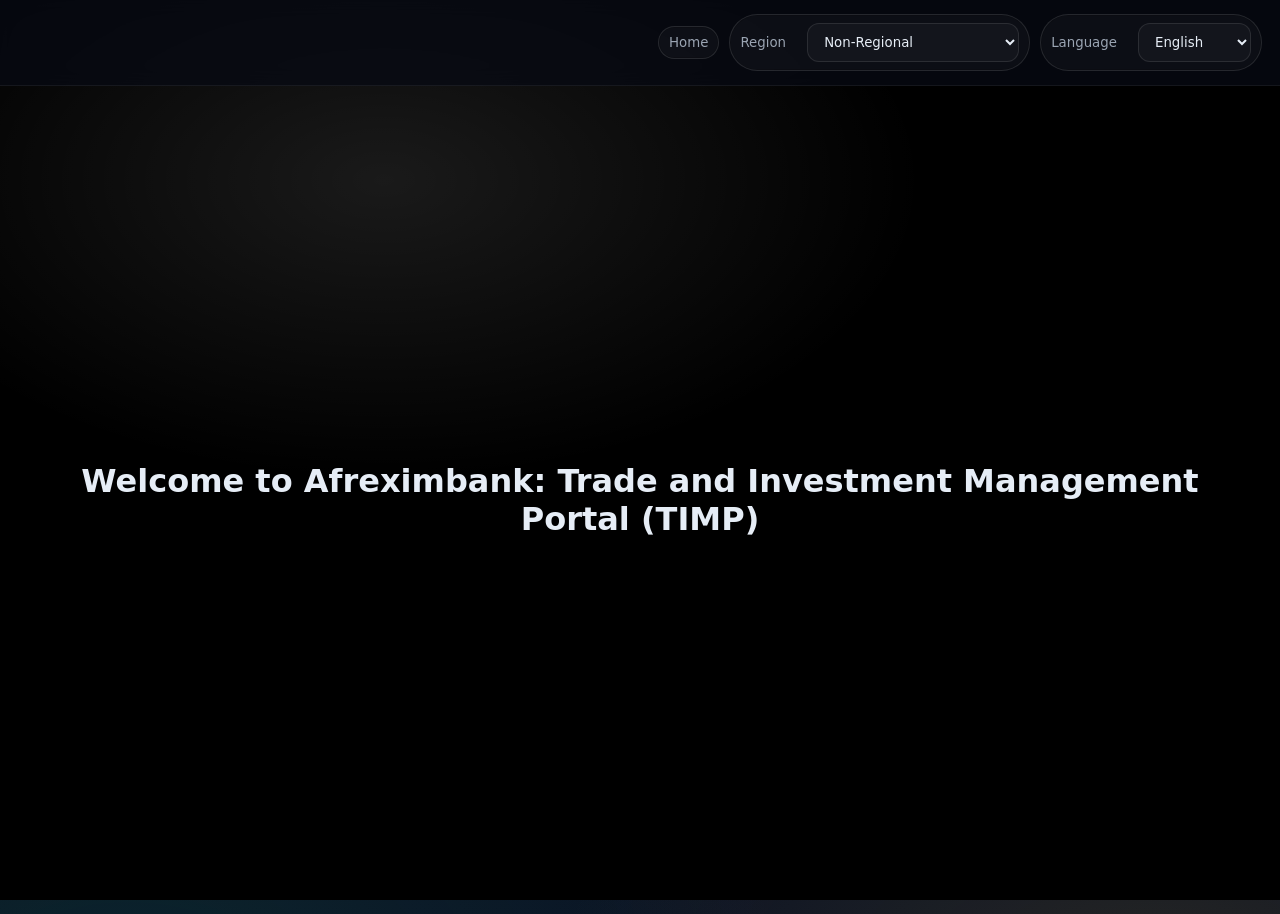
<file: welcome.html>
<!doctype html>
<html lang="en">
<head>
  <meta charset="utf-8" />
  <meta name="viewport" content="width=device-width,initial-scale=1" />
  <title>TIMP – Welcome</title>
  <link rel="stylesheet" href="styles.css" />

  <style>
    /* Full-screen background video layer */
    .bgVideo{
      position: fixed;
      inset: 0;
      z-index: -1;          /* always behind page content */
      overflow: hidden;
      background: #000;
      pointer-events: none; /* prevents any pause/play UI interactions */
    }

    /* Make the YouTube iframe behave like a cover background */
    .bgVideo iframe{
      position: absolute;
      top: 50%;
      left: 50%;
      width: 120vw;
      height: 120vh;
      transform: translate(-50%, -50%);
      border: 0;
      pointer-events: none;
      filter: saturate(1.05) brightness(0.85);
    }

    /* Dark overlay for readability */
    .bgOverlay{
      position:absolute;
      inset:0;
      background:
        radial-gradient(900px 500px at 30% 20%, rgba(255,255,255,0.10), transparent 60%),
        linear-gradient(180deg, rgba(0,0,0,0.25), rgba(0,0,0,0.65));
    }

    /* Centered title only */
    .welcomeMain{
      min-height: calc(100vh - 72px);
      display: flex;
      align-items: center;
      justify-content: center;
      padding: 24px;
      text-align: center;
    }
  </style>
</head>

<body>
  <!-- Background video (YouTube via API) -->
  <div class="bgVideo" aria-hidden="true">
    <div id="ytBg"></div>
    <div class="bgOverlay"></div>
  </div>

  <!-- Topbar -->
  <div class="topbar" style="justify-content:flex-end;">
    <div class="pills">
      <a class="pill" href="index.html"><small>Home</small></a>

      <div class="pill">
        <small>Region</small>&nbsp;<select id="regionSel"></select>
      </div>

      <div class="pill">
        <small>Language</small>&nbsp;
        <select id="langSel">
          <option value="en">English</option>
          <option value="fr">Français</option>
          <option value="ar">العربية</option>
          <option value="pt">Português</option>
        </select>
      </div>
    </div>
  </div>

  <!-- Centered welcome content (ONLY the title) -->
  <main class="welcomeMain">
    <div>
      <h1 style="margin:0;">
        Welcome to Afreximbank: Trade and Investment Management Portal (TIMP)
      </h1>
    </div>
  </main>

  <script src="data.js"></script>
  <script src="util.js"></script>
  <script src="app.js"></script>
  <script src="auth.js"></script>

  <script>
    // Fill region selector
    const regionSel = document.getElementById("regionSel");
    if (regionSel && window.TIMP_REGIONS) {
      TIMP_REGIONS.forEach(r => {
        const opt = document.createElement("option");
        opt.value = r.id;
        opt.textContent = (r.name && (r.name[pickLang()] || r.name.en))
          ? (r.name[pickLang()] || r.name.en)
          : r.id;
        regionSel.appendChild(opt);
      });
    }
    if (typeof initTopbar === "function") initTopbar();
  </script>

  <script>
    // Load YouTube Iframe API
    (function(){
      const tag = document.createElement("script");
      tag.src = "https://www.youtube.com/iframe_api";
      document.head.appendChild(tag);
    })();

    const YT_VIDEO_ID = "7vj2c8CliH8";
    let ytPlayer = null;

    function onYouTubeIframeAPIReady() {
      ytPlayer = new YT.Player("ytBg", {
        videoId: YT_VIDEO_ID,
        playerVars: {
          autoplay: 1,
          mute: 1,
          controls: 0,
          playsinline: 1,
          modestbranding: 1,
          rel: 0,
          iv_load_policy: 3,
          disablekb: 1,
          fs: 0,

          // Loop trick: playlist is required for loop to work reliably
          loop: 1,
          playlist: YT_VIDEO_ID
        },
        events: {
          onReady: (e) => {
            try {
              e.target.mute();
              e.target.playVideo();
            } catch(err) {}
          },
          onStateChange: (e) => {
            // Force replay instantly when ended (minimizes end-screen flash)
            if (e.data === YT.PlayerState.ENDED) {
              try {
                e.target.seekTo(0, true);
                e.target.playVideo();
              } catch(err) {}
            }
          }
        }
      });
    }
  </script>
</body>
</html>
</file>
<file: styles.css>
:root{
  --navy:#0b1f3a;
  --green:#0a7b55;
  --gold:#c9a227;
  --bg:#0f172a;
  --card:#111c33;
  --muted:#9aa4b2;
  --text:#e6edf6;
  --line:#22314d;
  --danger:#ef4444;
  --ok:#22c55e;
  --warn:#f59e0b;
  --shadow: 0 10px 25px rgba(0,0,0,.35);
  --radius:18px;
  --font: ui-sans-serif, system-ui, -apple-system, Segoe UI, Roboto, Helvetica, Arial, "Noto Sans", "Apple Color Emoji", "Segoe UI Emoji";

  /* ✅ Helps native dropdown menus render in dark mode */
  color-scheme: dark;
}

*{box-sizing:border-box}
html,body{height:100%}
body{
  margin:0;
  font-family:var(--font);
  background: radial-gradient(1200px 700px at 10% 10%, rgba(10,123,85,.18), transparent 55%),
              radial-gradient(1200px 700px at 90% 10%, rgba(201,162,39,.14), transparent 50%),
              linear-gradient(180deg, #0b1224, #070b14);
  color:var(--text);
}

a{color:inherit; text-decoration:none}
small{color:var(--muted)}
kbd{border:1px solid var(--line); padding:2px 8px; border-radius:999px; background:rgba(255,255,255,.03); color:var(--text)}

.topbar{
  position:sticky; top:0; z-index:10;
  display:flex; align-items:center; justify-content:space-between;
  padding:14px 18px;
  background:rgba(7,11,20,.72);
  backdrop-filter: blur(10px);
  border-bottom:1px solid rgba(255,255,255,.06);
}
.brand{
  display:flex; gap:12px; align-items:center;
  font-weight:700; letter-spacing:.2px;
}
.logo{
  width:34px; height:34px; border-radius:10px;
  background: linear-gradient(135deg, var(--gold), rgba(201,162,39,.25));
  box-shadow: 0 8px 18px rgba(201,162,39,.22);
  border:1px solid rgba(255,255,255,.14);
}
.brand .sub{
  display:block; font-weight:500; color:var(--muted); font-size:12px; margin-top:2px;
}

.pills{display:flex; gap:10px; align-items:center; flex-wrap:wrap}
.pill{
  display:flex; gap:8px; align-items:center;
  padding:8px 10px;
  border:1px solid rgba(255,255,255,.10);
  border-radius:999px;
  background:rgba(255,255,255,.03);
  box-shadow: inset 0 0 0 1px rgba(0,0,0,.12);
}

select, input, textarea, button{
  font-family:inherit;
}

/* ✅ Inputs + selects */
select, input, textarea{
  background: rgba(255,255,255,.03);
  border:1px solid rgba(255,255,255,.10);
  color: var(--text);
  padding:10px 12px;
  border-radius:12px;
  outline:none;
}

/* ✅ Fix: dropdown menu options were white-on-white */
select option,
select optgroup{
  background-color: #0b1224; /* dark menu */
  color: var(--text);       /* readable text */
}

/* Some browsers apply this to the popup list */
select{
  background-color: rgba(255,255,255,.03);
  color: var(--text);
}

select:focus, input:focus, textarea:focus{
  border-color: rgba(201,162,39,.55);
  box-shadow: 0 0 0 3px rgba(201,162,39,.14);
}

button{
  cursor:pointer;
  background: linear-gradient(135deg, rgba(201,162,39,.95), rgba(10,123,85,.45));
  border:1px solid rgba(255,255,255,.14);
  color:#0b1224;
  font-weight:700;
  padding:10px 12px;
  border-radius:12px;
  box-shadow: 0 12px 22px rgba(0,0,0,.25);
}
button.secondary{
  background: rgba(255,255,255,.06);
  color:var(--text);
  font-weight:600;
}
button.ghost{
  background: transparent;
  color: var(--text);
  border:1px solid rgba(255,255,255,.10);
  box-shadow:none;
}
button.danger{
  background: rgba(239,68,68,.12);
  border:1px solid rgba(239,68,68,.35);
  color: #ffd4d4;
  box-shadow:none;
}

.layout{
  display:grid;
  grid-template-columns: 280px 1fr;
  min-height: calc(100vh - 64px);
}

.sidebar{
  border-right:1px solid rgba(255,255,255,.06);
  background: rgba(255,255,255,.02);
  padding:18px 14px;
}
.navtitle{color:var(--muted); font-size:12px; letter-spacing:.18em; text-transform:uppercase; margin:12px 10px}
.nav a{
  display:flex; align-items:center; gap:10px;
  padding:12px 12px;
  margin:6px 6px;
  border-radius:14px;
  border:1px solid transparent;
  color:var(--text);
}
.nav a.active{
  background: rgba(201,162,39,.10);
  border-color: rgba(201,162,39,.22);
}
.nav a:hover{
  background: rgba(255,255,255,.04);
  border-color: rgba(255,255,255,.06);
}
.badge{
  margin-left:auto;
  padding:2px 8px;
  border-radius:999px;
  border:1px solid rgba(255,255,255,.10);
  color:var(--muted);
  font-size:12px;
}
.main{
  padding:18px;
}

.grid{
  display:grid;
  gap:14px;
}
.grid.cols-3{grid-template-columns: repeat(3, minmax(0,1fr))}
.grid.cols-2{grid-template-columns: repeat(2, minmax(0,1fr))}
@media (max-width: 1040px){
  .layout{grid-template-columns:1fr}
  .sidebar{display:none}
  .grid.cols-3{grid-template-columns:1fr}
  .grid.cols-2{grid-template-columns:1fr}
}

.card{
  background: rgba(255,255,255,.03);
  border:1px solid rgba(255,255,255,.08);
  border-radius: var(--radius);
  box-shadow: var(--shadow);
  padding:16px;
}
.card h2, .card h3{margin:0 0 10px 0}
.card p{margin:8px 0; color:var(--muted); line-height:1.45}
.hr{height:1px; background:rgba(255,255,255,.08); margin:12px 0}

.hero{
  padding:18px 18px 6px;
  border-radius: 22px;
  border:1px solid rgba(255,255,255,.08);
  background:
    radial-gradient(900px 400px at 10% 10%, rgba(10,123,85,.22), transparent 60%),
    radial-gradient(900px 400px at 90% 10%, rgba(201,162,39,.18), transparent 55%),
    rgba(255,255,255,.02);
  box-shadow: var(--shadow);
}
.hero h1{margin:0; font-size:22px}
.hero .meta{margin-top:6px; color:var(--muted)}
.hero .row{
  display:flex; gap:12px; flex-wrap:wrap; align-items:center;
  margin-top:14px;
}
.tag{
  padding:6px 10px;
  border-radius:999px;
  border:1px solid rgba(255,255,255,.10);
  background: rgba(255,255,255,.03);
  color:var(--text);
  font-size:12px;
}
.tag.ok{border-color: rgba(34,197,94,.35); background: rgba(34,197,94,.10)}
.tag.warn{border-color: rgba(245,158,11,.35); background: rgba(245,158,11,.10)}
.tag.muted{color:var(--muted)}
.table{
  width:100%;
  border-collapse: collapse;
  overflow:hidden;
  border-radius: 16px;
  border:1px solid rgba(255,255,255,.08);
}
.table th, .table td{
  text-align:left;
  padding:10px 12px;
  border-bottom:1px solid rgba(255,255,255,.07);
  color: var(--text);
}
.table th{color:var(--muted); font-weight:700; font-size:12px; letter-spacing:.08em; text-transform:uppercase}
.table tr:hover td{background: rgba(255,255,255,.03)}
.row-actions{display:flex; gap:8px; flex-wrap:wrap}

.toast{
  position:fixed; bottom:18px; right:18px;
  padding:12px 14px;
  background: rgba(10,123,85,.18);
  border:1px solid rgba(10,123,85,.35);
  border-radius: 14px;
  box-shadow: var(--shadow);
  max-width: 360px;
  display:none;
}
.toast.show{display:block}
.toast b{display:block; margin-bottom:4px}
.mini{
  display:flex; justify-content:space-between; gap:12px; align-items:flex-end;
}
.mini .big{font-size:26px; font-weight:800}
.mini .label{color:var(--muted); font-size:12px}
.progress{
  height:8px;
  border-radius:999px;
  border:1px solid rgba(255,255,255,.10);
  background: rgba(255,255,255,.03);
  overflow:hidden;
}
.progress > div{
  height:100%;
  width:50%;
  background: linear-gradient(90deg, rgba(201,162,39,.9), rgba(10,123,85,.7));
}
</file>
